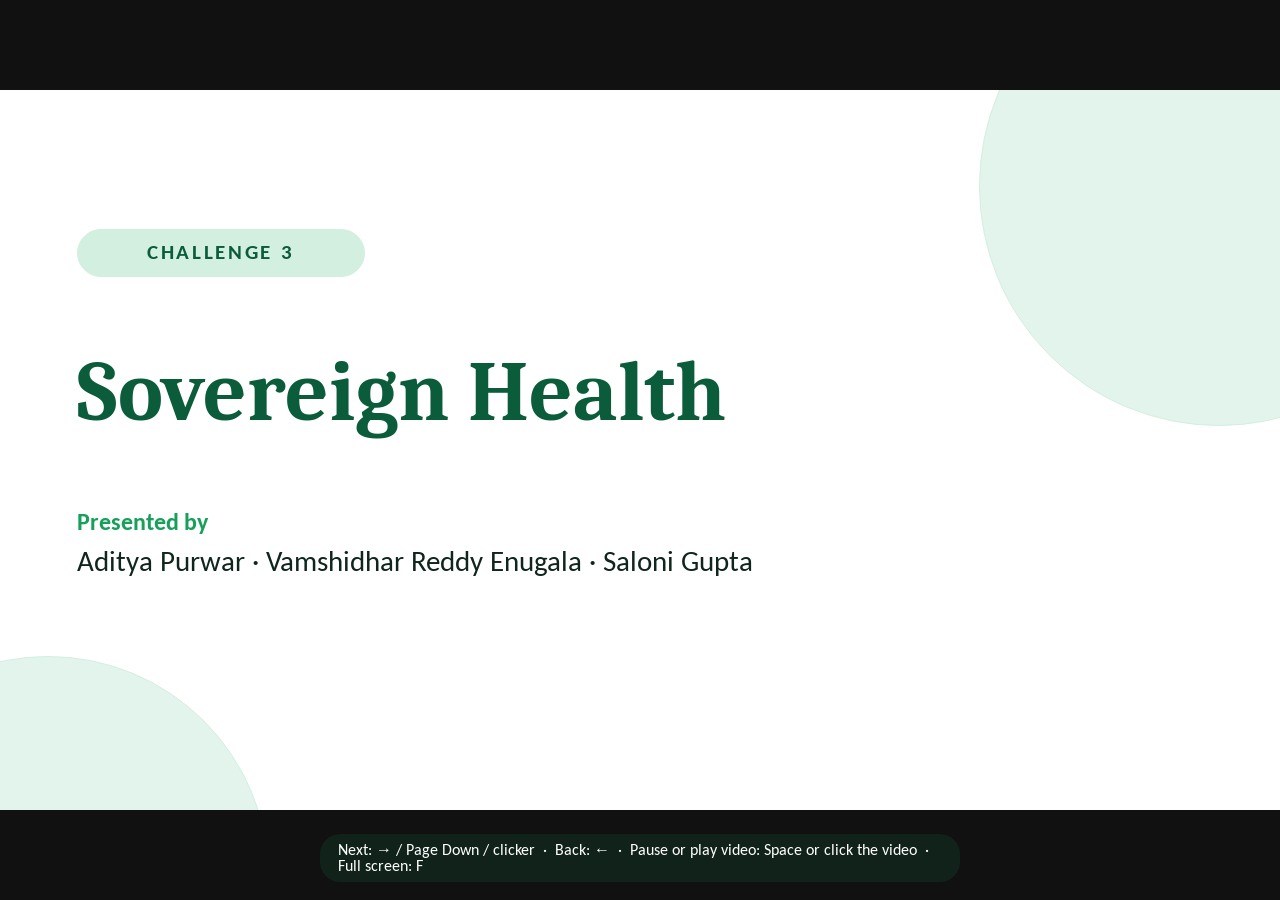
<file: index.html>
<!DOCTYPE html>
<html lang="en">
<head>
  <meta charset="utf-8">
  <meta name="viewport" content="width=device-width, initial-scale=1.0">
  <title>SafeReport & Atheria — Presentation</title>
  <meta http-equiv="refresh" content="0; url=./pitch-html/">
  <script>window.location.replace("./pitch-html/");</script>
</head>
<body style="font-family: sans-serif; text-align: center; padding-top: 50px;">
  <p>Opening presentation... If not redirected automatically, <a href="./pitch-html/">click here</a>.</p>
</body>
</html>
</file>
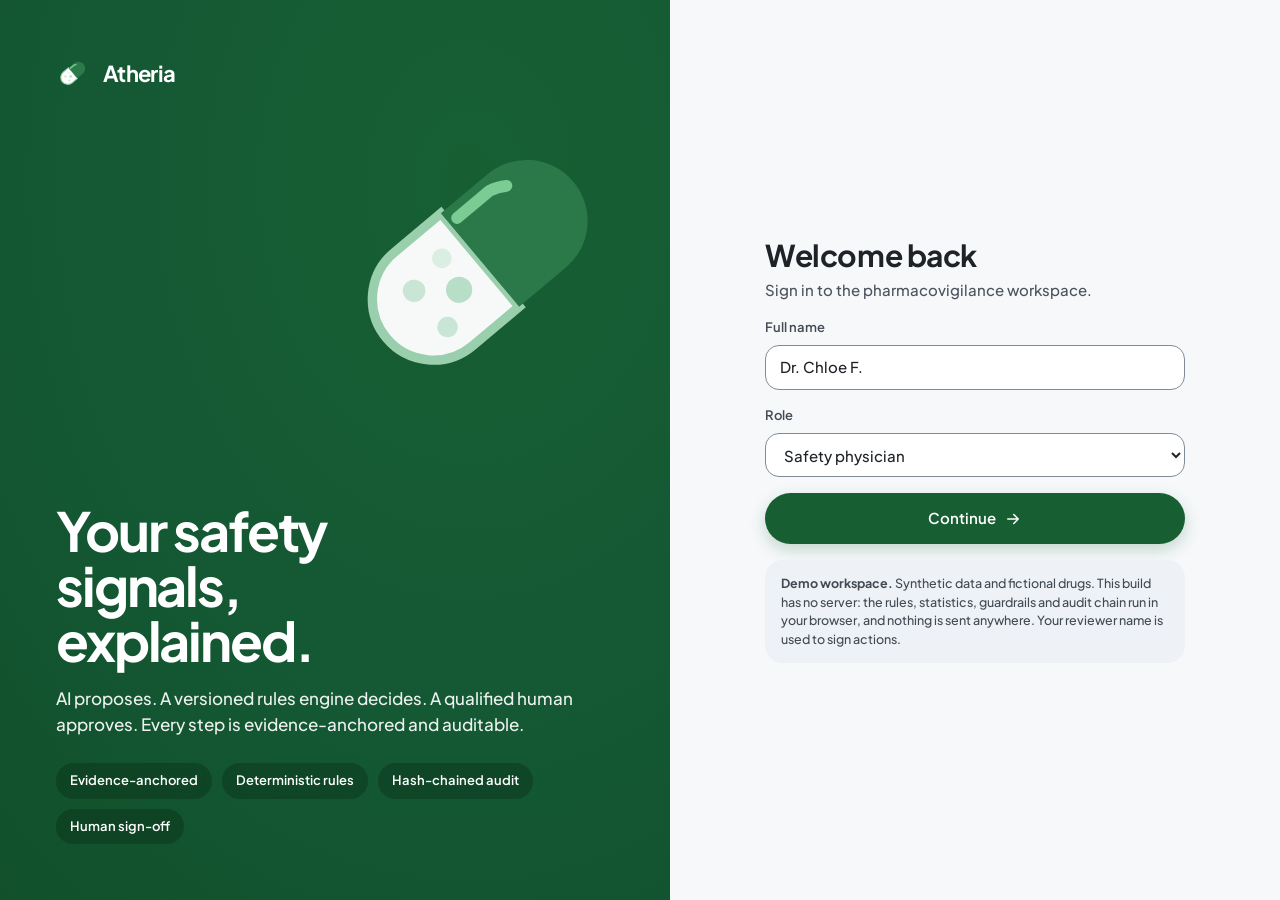
<file: atheria-web/index.html>
<!doctype html>
<html lang="en">
<head>
<meta charset="utf-8">
<meta name="viewport" content="width=device-width,initial-scale=1">
<title>Atheria · Pharmacovigilance Intelligence</title>
<meta name="description" content="AI-native pharmacovigilance: ICSR triage and signal investigation where the AI proposes, rules decide and a human approves.">
<link rel="icon" href="data:image/svg+xml,%3Csvg xmlns='http://www.w3.org/2000/svg' viewBox='0 0 64 64'%3E%3Cg transform='rotate(-40 32 32)'%3E%3Cpath d='M32 19H19a13 13 0 000 26h13z' fill='%23fff' stroke='%239fd3b1' stroke-width='2'/%3E%3Cpath d='M32 19h13a13 13 0 010 26H32z' fill='%232c7a49'/%3E%3C/g%3E%3C/svg%3E">
<link rel="preconnect" href="https://fonts.googleapis.com"><link rel="preconnect" href="https://fonts.gstatic.com" crossorigin>
<link href="https://fonts.googleapis.com/css2?family=Plus+Jakarta+Sans:wght@400;500;600;700;800&display=swap" rel="stylesheet">
<link rel="stylesheet" href="css/app.css?v=59">
</head>
<body>
<div id="app" aria-live="polite"></div>
<noscript>This application needs JavaScript.</noscript>
<script src="js/data.js?v=59"></script>
<script src="js/meddra_model.js?v=59"></script>
<script src="js/engine.js?v=59"></script>
<script src="js/charts.js?v=59"></script>
<script src="js/core.js?v=59"></script>
<script src="js/views-a.js?v=59"></script>
<script src="js/views-b.js?v=59"></script>
<script src="js/views-simple.js?v=59"></script>
<script>A.start();</script>
</body>
</html>
</file>
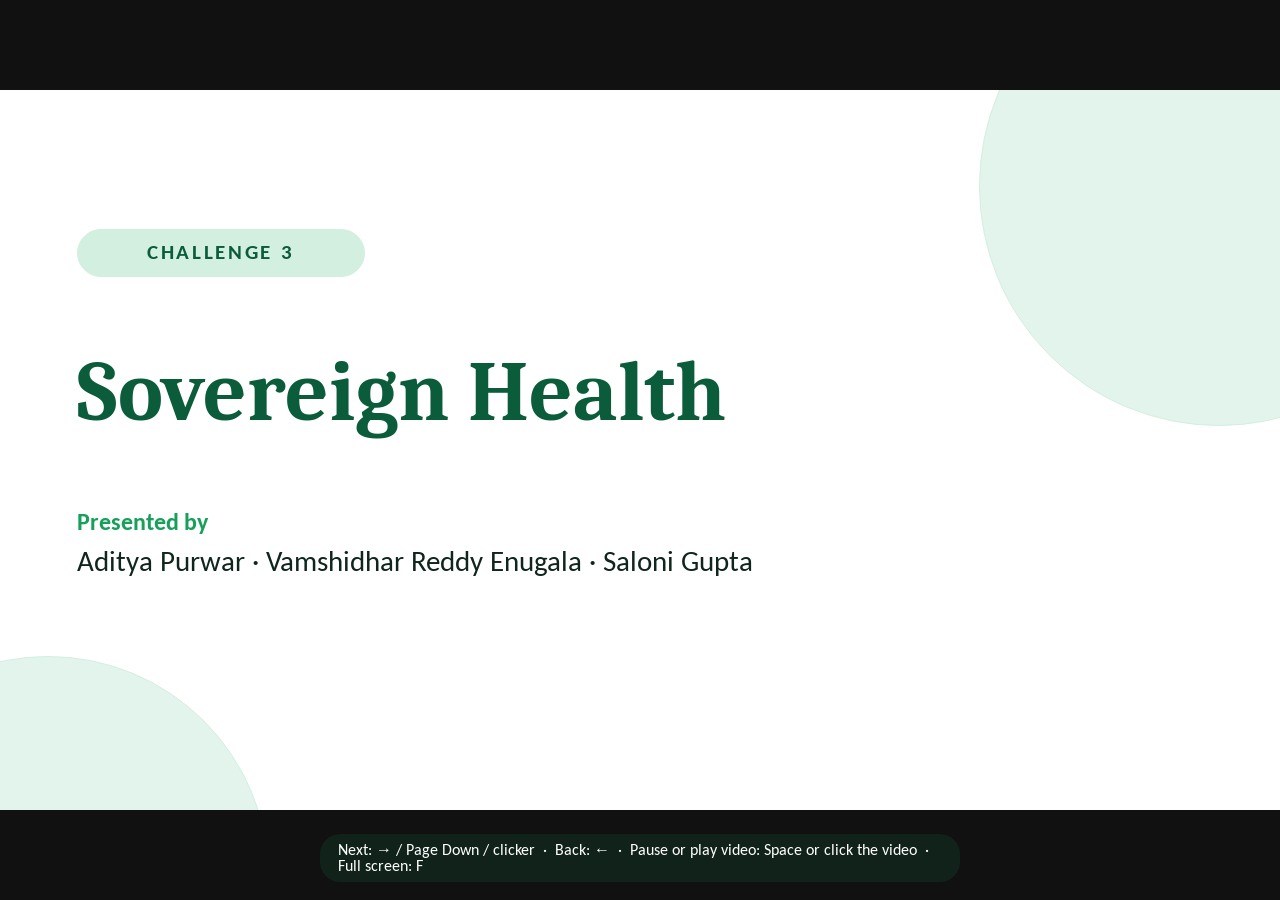
<file: pitch-html/index.html>
<!doctype html>
<html lang="en">
<head>
<meta charset="utf-8">
<meta name="viewport" content="width=device-width, initial-scale=1">
<title>Sovereign Health · Pitch</title>
<style>
/* latin-ext */
@font-face {
  font-family: 'Caladea';
  font-style: italic;
  font-weight: 400;
  font-display: swap;
  src: url(assets/fonts/kJExBugZ7AAjhybUvR1N9vo3lOc.woff2) format('woff2');
  unicode-range: U+0100-02BA, U+02BD-02C5, U+02C7-02CC, U+02CE-02D7, U+02DD-02FF, U+0304, U+0308, U+0329, U+1D00-1DBF, U+1E00-1E9F, U+1EF2-1EFF, U+2020, U+20A0-20AB, U+20AD-20C4, U+2113, U+2C60-2C7F, U+A720-A7FF;
}
/* latin */
@font-face {
  font-family: 'Caladea';
  font-style: italic;
  font-weight: 400;
  font-display: swap;
  src: url(assets/fonts/kJExBugZ7AAjhybUvR1N-Po3.woff2) format('woff2');
  unicode-range: U+0000-00FF, U+0131, U+0152-0153, U+02BB-02BC, U+02C6, U+02DA, U+02DC, U+0304, U+0308, U+0329, U+2000-206F, U+20AC, U+2122, U+2191, U+2193, U+2212, U+2215, U+FEFF, U+FFFD;
}
/* latin-ext */
@font-face {
  font-family: 'Caladea';
  font-style: italic;
  font-weight: 700;
  font-display: swap;
  src: url(assets/fonts/kJE0BugZ7AAjhybUvR1FQ98ipcZyNZ0.woff2) format('woff2');
  unicode-range: U+0100-02BA, U+02BD-02C5, U+02C7-02CC, U+02CE-02D7, U+02DD-02FF, U+0304, U+0308, U+0329, U+1D00-1DBF, U+1E00-1E9F, U+1EF2-1EFF, U+2020, U+20A0-20AB, U+20AD-20C4, U+2113, U+2C60-2C7F, U+A720-A7FF;
}
/* latin */
@font-face {
  font-family: 'Caladea';
  font-style: italic;
  font-weight: 700;
  font-display: swap;
  src: url(assets/fonts/kJE0BugZ7AAjhybUvR1FQ98iq8Zy.woff2) format('woff2');
  unicode-range: U+0000-00FF, U+0131, U+0152-0153, U+02BB-02BC, U+02C6, U+02DA, U+02DC, U+0304, U+0308, U+0329, U+2000-206F, U+20AC, U+2122, U+2191, U+2193, U+2212, U+2215, U+FEFF, U+FFFD;
}
/* latin-ext */
@font-face {
  font-family: 'Caladea';
  font-style: normal;
  font-weight: 400;
  font-display: swap;
  src: url(assets/fonts/kJEzBugZ7AAjhybUvRZ9-uIz.woff2) format('woff2');
  unicode-range: U+0100-02BA, U+02BD-02C5, U+02C7-02CC, U+02CE-02D7, U+02DD-02FF, U+0304, U+0308, U+0329, U+1D00-1DBF, U+1E00-1E9F, U+1EF2-1EFF, U+2020, U+20A0-20AB, U+20AD-20C4, U+2113, U+2C60-2C7F, U+A720-A7FF;
}
/* latin */
@font-face {
  font-family: 'Caladea';
  font-style: normal;
  font-weight: 400;
  font-display: swap;
  src: url(assets/fonts/kJEzBugZ7AAjhybUvRh9-g.woff2) format('woff2');
  unicode-range: U+0000-00FF, U+0131, U+0152-0153, U+02BB-02BC, U+02C6, U+02DA, U+02DC, U+0304, U+0308, U+0329, U+2000-206F, U+20AC, U+2122, U+2191, U+2193, U+2212, U+2215, U+FEFF, U+FFFD;
}
/* latin-ext */
@font-face {
  font-family: 'Caladea';
  font-style: normal;
  font-weight: 700;
  font-display: swap;
  src: url(assets/fonts/kJE2BugZ7AAjhybUtaNY79MSqd52.woff2) format('woff2');
  unicode-range: U+0100-02BA, U+02BD-02C5, U+02C7-02CC, U+02CE-02D7, U+02DD-02FF, U+0304, U+0308, U+0329, U+1D00-1DBF, U+1E00-1E9F, U+1EF2-1EFF, U+2020, U+20A0-20AB, U+20AD-20C4, U+2113, U+2C60-2C7F, U+A720-A7FF;
}
/* latin */
@font-face {
  font-family: 'Caladea';
  font-style: normal;
  font-weight: 700;
  font-display: swap;
  src: url(assets/fonts/kJE2BugZ7AAjhybUtaNY790SqQ.woff2) format('woff2');
  unicode-range: U+0000-00FF, U+0131, U+0152-0153, U+02BB-02BC, U+02C6, U+02DA, U+02DC, U+0304, U+0308, U+0329, U+2000-206F, U+20AC, U+2122, U+2191, U+2193, U+2212, U+2215, U+FEFF, U+FFFD;
}
/* cyrillic-ext */
@font-face {
  font-family: 'Carlito';
  font-style: italic;
  font-weight: 400;
  font-display: swap;
  src: url(assets/fonts/3Jn_SDPw3m-pk039DDKxQ10AbuE.woff2) format('woff2');
  unicode-range: U+0460-052F, U+1C80-1C8A, U+20B4, U+2DE0-2DFF, U+A640-A69F, U+FE2E-FE2F;
}
/* cyrillic */
@font-face {
  font-family: 'Carlito';
  font-style: italic;
  font-weight: 400;
  font-display: swap;
  src: url(assets/fonts/3Jn_SDPw3m-pk039DDKxSl0AbuE.woff2) format('woff2');
  unicode-range: U+0301, U+0400-045F, U+0490-0491, U+04B0-04B1, U+2116;
}
/* greek-ext */
@font-face {
  font-family: 'Carlito';
  font-style: italic;
  font-weight: 400;
  font-display: swap;
  src: url(assets/fonts/3Jn_SDPw3m-pk039DDKxQl0AbuE.woff2) format('woff2');
  unicode-range: U+1F00-1FFF;
}
/* greek */
@font-face {
  font-family: 'Carlito';
  font-style: italic;
  font-weight: 400;
  font-display: swap;
  src: url(assets/fonts/3Jn_SDPw3m-pk039DDKxTV0AbuE.woff2) format('woff2');
  unicode-range: U+0370-0377, U+037A-037F, U+0384-038A, U+038C, U+038E-03A1, U+03A3-03FF;
}
/* vietnamese */
@font-face {
  font-family: 'Carlito';
  font-style: italic;
  font-weight: 400;
  font-display: swap;
  src: url(assets/fonts/3Jn_SDPw3m-pk039DDKxQV0AbuE.woff2) format('woff2');
  unicode-range: U+0102-0103, U+0110-0111, U+0128-0129, U+0168-0169, U+01A0-01A1, U+01AF-01B0, U+0300-0301, U+0303-0304, U+0308-0309, U+0323, U+0329, U+1EA0-1EF9, U+20AB;
}
/* latin-ext */
@font-face {
  font-family: 'Carlito';
  font-style: italic;
  font-weight: 400;
  font-display: swap;
  src: url(assets/fonts/3Jn_SDPw3m-pk039DDKxQF0AbuE.woff2) format('woff2');
  unicode-range: U+0100-02BA, U+02BD-02C5, U+02C7-02CC, U+02CE-02D7, U+02DD-02FF, U+0304, U+0308, U+0329, U+1D00-1DBF, U+1E00-1E9F, U+1EF2-1EFF, U+2020, U+20A0-20AB, U+20AD-20C4, U+2113, U+2C60-2C7F, U+A720-A7FF;
}
/* latin */
@font-face {
  font-family: 'Carlito';
  font-style: italic;
  font-weight: 400;
  font-display: swap;
  src: url(assets/fonts/3Jn_SDPw3m-pk039DDKxTl0A.woff2) format('woff2');
  unicode-range: U+0000-00FF, U+0131, U+0152-0153, U+02BB-02BC, U+02C6, U+02DA, U+02DC, U+0304, U+0308, U+0329, U+2000-206F, U+20AC, U+2122, U+2191, U+2193, U+2212, U+2215, U+FEFF, U+FFFD;
}
/* cyrillic-ext */
@font-face {
  font-family: 'Carlito';
  font-style: italic;
  font-weight: 700;
  font-display: swap;
  src: url(assets/fonts/3Jn6SDPw3m-pk039DDK59XgVXMBG6Oo.woff2) format('woff2');
  unicode-range: U+0460-052F, U+1C80-1C8A, U+20B4, U+2DE0-2DFF, U+A640-A69F, U+FE2E-FE2F;
}
/* cyrillic */
@font-face {
  font-family: 'Carlito';
  font-style: italic;
  font-weight: 700;
  font-display: swap;
  src: url(assets/fonts/3Jn6SDPw3m-pk039DDK59XgVVcBG6Oo.woff2) format('woff2');
  unicode-range: U+0301, U+0400-045F, U+0490-0491, U+04B0-04B1, U+2116;
}
/* greek-ext */
@font-face {
  font-family: 'Carlito';
  font-style: italic;
  font-weight: 700;
  font-display: swap;
  src: url(assets/fonts/3Jn6SDPw3m-pk039DDK59XgVXcBG6Oo.woff2) format('woff2');
  unicode-range: U+1F00-1FFF;
}
/* greek */
@font-face {
  font-family: 'Carlito';
  font-style: italic;
  font-weight: 700;
  font-display: swap;
  src: url(assets/fonts/3Jn6SDPw3m-pk039DDK59XgVUsBG6Oo.woff2) format('woff2');
  unicode-range: U+0370-0377, U+037A-037F, U+0384-038A, U+038C, U+038E-03A1, U+03A3-03FF;
}
/* vietnamese */
@font-face {
  font-family: 'Carlito';
  font-style: italic;
  font-weight: 700;
  font-display: swap;
  src: url(assets/fonts/3Jn6SDPw3m-pk039DDK59XgVXsBG6Oo.woff2) format('woff2');
  unicode-range: U+0102-0103, U+0110-0111, U+0128-0129, U+0168-0169, U+01A0-01A1, U+01AF-01B0, U+0300-0301, U+0303-0304, U+0308-0309, U+0323, U+0329, U+1EA0-1EF9, U+20AB;
}
/* latin-ext */
@font-face {
  font-family: 'Carlito';
  font-style: italic;
  font-weight: 700;
  font-display: swap;
  src: url(assets/fonts/3Jn6SDPw3m-pk039DDK59XgVX8BG6Oo.woff2) format('woff2');
  unicode-range: U+0100-02BA, U+02BD-02C5, U+02C7-02CC, U+02CE-02D7, U+02DD-02FF, U+0304, U+0308, U+0329, U+1D00-1DBF, U+1E00-1E9F, U+1EF2-1EFF, U+2020, U+20A0-20AB, U+20AD-20C4, U+2113, U+2C60-2C7F, U+A720-A7FF;
}
/* latin */
@font-face {
  font-family: 'Carlito';
  font-style: italic;
  font-weight: 700;
  font-display: swap;
  src: url(assets/fonts/3Jn6SDPw3m-pk039DDK59XgVUcBG.woff2) format('woff2');
  unicode-range: U+0000-00FF, U+0131, U+0152-0153, U+02BB-02BC, U+02C6, U+02DA, U+02DC, U+0304, U+0308, U+0329, U+2000-206F, U+20AC, U+2122, U+2191, U+2193, U+2212, U+2215, U+FEFF, U+FFFD;
}
/* cyrillic-ext */
@font-face {
  font-family: 'Carlito';
  font-style: normal;
  font-weight: 400;
  font-display: swap;
  src: url(assets/fonts/3Jn9SDPw3m-pk039DDqBTEUE.woff2) format('woff2');
  unicode-range: U+0460-052F, U+1C80-1C8A, U+20B4, U+2DE0-2DFF, U+A640-A69F, U+FE2E-FE2F;
}
/* cyrillic */
@font-face {
  font-family: 'Carlito';
  font-style: normal;
  font-weight: 400;
  font-display: swap;
  src: url(assets/fonts/3Jn9SDPw3m-pk039DDOBTEUE.woff2) format('woff2');
  unicode-range: U+0301, U+0400-045F, U+0490-0491, U+04B0-04B1, U+2116;
}
/* greek-ext */
@font-face {
  font-family: 'Carlito';
  font-style: normal;
  font-weight: 400;
  font-display: swap;
  src: url(assets/fonts/3Jn9SDPw3m-pk039DDuBTEUE.woff2) format('woff2');
  unicode-range: U+1F00-1FFF;
}
/* greek */
@font-face {
  font-family: 'Carlito';
  font-style: normal;
  font-weight: 400;
  font-display: swap;
  src: url(assets/fonts/3Jn9SDPw3m-pk039DDSBTEUE.woff2) format('woff2');
  unicode-range: U+0370-0377, U+037A-037F, U+0384-038A, U+038C, U+038E-03A1, U+03A3-03FF;
}
/* vietnamese */
@font-face {
  font-family: 'Carlito';
  font-style: normal;
  font-weight: 400;
  font-display: swap;
  src: url(assets/fonts/3Jn9SDPw3m-pk039DDiBTEUE.woff2) format('woff2');
  unicode-range: U+0102-0103, U+0110-0111, U+0128-0129, U+0168-0169, U+01A0-01A1, U+01AF-01B0, U+0300-0301, U+0303-0304, U+0308-0309, U+0323, U+0329, U+1EA0-1EF9, U+20AB;
}
/* latin-ext */
@font-face {
  font-family: 'Carlito';
  font-style: normal;
  font-weight: 400;
  font-display: swap;
  src: url(assets/fonts/3Jn9SDPw3m-pk039DDmBTEUE.woff2) format('woff2');
  unicode-range: U+0100-02BA, U+02BD-02C5, U+02C7-02CC, U+02CE-02D7, U+02DD-02FF, U+0304, U+0308, U+0329, U+1D00-1DBF, U+1E00-1E9F, U+1EF2-1EFF, U+2020, U+20A0-20AB, U+20AD-20C4, U+2113, U+2C60-2C7F, U+A720-A7FF;
}
/* latin */
@font-face {
  font-family: 'Carlito';
  font-style: normal;
  font-weight: 400;
  font-display: swap;
  src: url(assets/fonts/3Jn9SDPw3m-pk039DDeBTA.woff2) format('woff2');
  unicode-range: U+0000-00FF, U+0131, U+0152-0153, U+02BB-02BC, U+02C6, U+02DA, U+02DC, U+0304, U+0308, U+0329, U+2000-206F, U+20AC, U+2122, U+2191, U+2193, U+2212, U+2215, U+FEFF, U+FFFD;
}
/* cyrillic-ext */
@font-face {
  font-family: 'Carlito';
  font-style: normal;
  font-weight: 700;
  font-display: swap;
  src: url(assets/fonts/3Jn4SDPw3m-pk039BIykWXclU9hC.woff2) format('woff2');
  unicode-range: U+0460-052F, U+1C80-1C8A, U+20B4, U+2DE0-2DFF, U+A640-A69F, U+FE2E-FE2F;
}
/* cyrillic */
@font-face {
  font-family: 'Carlito';
  font-style: normal;
  font-weight: 700;
  font-display: swap;
  src: url(assets/fonts/3Jn4SDPw3m-pk039BIykWX4lU9hC.woff2) format('woff2');
  unicode-range: U+0301, U+0400-045F, U+0490-0491, U+04B0-04B1, U+2116;
}
/* greek-ext */
@font-face {
  font-family: 'Carlito';
  font-style: normal;
  font-weight: 700;
  font-display: swap;
  src: url(assets/fonts/3Jn4SDPw3m-pk039BIykWXYlU9hC.woff2) format('woff2');
  unicode-range: U+1F00-1FFF;
}
/* greek */
@font-face {
  font-family: 'Carlito';
  font-style: normal;
  font-weight: 700;
  font-display: swap;
  src: url(assets/fonts/3Jn4SDPw3m-pk039BIykWXklU9hC.woff2) format('woff2');
  unicode-range: U+0370-0377, U+037A-037F, U+0384-038A, U+038C, U+038E-03A1, U+03A3-03FF;
}
/* vietnamese */
@font-face {
  font-family: 'Carlito';
  font-style: normal;
  font-weight: 700;
  font-display: swap;
  src: url(assets/fonts/3Jn4SDPw3m-pk039BIykWXUlU9hC.woff2) format('woff2');
  unicode-range: U+0102-0103, U+0110-0111, U+0128-0129, U+0168-0169, U+01A0-01A1, U+01AF-01B0, U+0300-0301, U+0303-0304, U+0308-0309, U+0323, U+0329, U+1EA0-1EF9, U+20AB;
}
/* latin-ext */
@font-face {
  font-family: 'Carlito';
  font-style: normal;
  font-weight: 700;
  font-display: swap;
  src: url(assets/fonts/3Jn4SDPw3m-pk039BIykWXQlU9hC.woff2) format('woff2');
  unicode-range: U+0100-02BA, U+02BD-02C5, U+02C7-02CC, U+02CE-02D7, U+02DD-02FF, U+0304, U+0308, U+0329, U+1D00-1DBF, U+1E00-1E9F, U+1EF2-1EFF, U+2020, U+20A0-20AB, U+20AD-20C4, U+2113, U+2C60-2C7F, U+A720-A7FF;
}
/* latin */
@font-face {
  font-family: 'Carlito';
  font-style: normal;
  font-weight: 700;
  font-display: swap;
  src: url(assets/fonts/3Jn4SDPw3m-pk039BIykWXolUw.woff2) format('woff2');
  unicode-range: U+0000-00FF, U+0131, U+0152-0153, U+02BB-02BC, U+02C6, U+02DA, U+02DC, U+0304, U+0308, U+0329, U+2000-206F, U+20AC, U+2122, U+2191, U+2193, U+2212, U+2215, U+FEFF, U+FFFD;
}

html, body { margin: 0; height: 100%; background: #111; overflow: hidden; }
#stage { position: fixed; left: 50%; top: 50%; width: 1280px; height: 720px; transform-origin: 0 0; background: #fff; }
.slide { display: none; position: absolute; inset: 0; }
.slide.on { display: block; }
.frame { position: relative; width: 1280px; height: 720px; }
video { cursor: pointer; }
#pill { position: fixed; left: 16px; bottom: 14px; padding: 6px 14px; border-radius: 20px; background: rgba(16,38,28,.82); color: #fff; font: 700 15px/1 Carlito, Calibri, sans-serif; letter-spacing: .5px; display: none; z-index: 5; }
#pill.show { display: block; }
#hint { position: fixed; left: 50%; bottom: 18px; transform: translateX(-50%); padding: 8px 18px; border-radius: 20px; background: rgba(16,38,28,.82); color: #fff; font: 400 16px/1 Carlito, Calibri, sans-serif; z-index: 5; transition: opacity .6s; }
#hint.hide { opacity: 0; pointer-events: none; }
body.idle { cursor: none; }
body.idle video { cursor: none; }
@keyframes st2{0%,10%{opacity:0}13%,100%{opacity:1}}
@keyframes st3{0%,20%{opacity:0}23%,100%{opacity:1}}
@keyframes painPulse{0%,100%{opacity:0;transform:scale(.85)}45%{opacity:.75;transform:scale(1.12)}}
@keyframes boltFlash{0%,100%{opacity:0;transform:translate(0,0) scale(.8)}20%{opacity:1;transform:translate(-2px,1px) scale(1.1)}35%{opacity:.4;transform:translate(2px,-1px) scale(1)}50%{opacity:1;transform:translate(-1px,0) scale(1.05)}70%{opacity:0}}
@keyframes spotIn{0%,23%{opacity:0;transform:scale(0)}26%{opacity:1;transform:scale(1.6)}29%,100%{opacity:1;transform:scale(1)}}
@keyframes flush{0%,23%{opacity:0}35%,100%{opacity:.55}}
.st2{animation:st2 10s ease-in-out 1 both}
.st3{animation:st3 10s ease-in-out 1 both}
.pain-glow{position:absolute;border-radius:50%;background:radial-gradient(circle,rgba(235,60,50,.55) 0%,rgba(235,60,50,.18) 45%,rgba(235,60,50,0) 70%);animation:painPulse 1.4s ease-in-out infinite;pointer-events:none}
.bolt{position:absolute;animation:boltFlash 1.4s ease-in-out infinite;pointer-events:none}
.spot{position:absolute;width:8px;height:8px;margin:-4px 0 0 -4px;border-radius:50%;background:#E0403A;box-shadow:0 0 0 2px rgba(240,100,90,.4);animation:spotIn 10s ease-out 1 both;pointer-events:none}
.flush{position:absolute;width:56px;height:42px;margin:-21px 0 0 -28px;border-radius:50%;background:radial-gradient(ellipse,rgba(240,90,80,.7),rgba(240,90,80,0) 70%);animation:flush 10s ease-in-out 1 both;pointer-events:none}
@media (prefers-reduced-motion: reduce){.st2,.st3{animation:none;opacity:1}.pain-glow,.bolt{animation:none;opacity:.6}.spot{animation:none;opacity:1}.flush{animation:none;opacity:.55}}
@keyframes capGreen{0%,14%{transform:translate(-19px,9.5px) rotate(-8deg)}32%{transform:translate(1px,-.5px) rotate(1deg)}38%,86%{transform:none}96%,100%{transform:translate(-19px,9.5px) rotate(-8deg)}}
@keyframes capClear{0%,14%{transform:translate(19px,-9.5px) rotate(6deg)}32%{transform:translate(-1px,.5px) rotate(-1deg)}38%,86%{transform:none}96%,100%{transform:translate(19px,-9.5px) rotate(6deg)}}
@keyframes capGrains{0%,22%{opacity:0;transform:translate(0,-6px) scale(.15)}30%{opacity:1}40%{transform:translate(0,2px) scale(1.04)}46%,86%{opacity:1;transform:none}93%,100%{opacity:0;transform:scale(.9)}}
.cap-green{animation:capGreen 6s cubic-bezier(.22,.8,.3,1) infinite both;transform-origin:29.1px 40.3px}
.cap-clear{animation:capClear 6s cubic-bezier(.22,.8,.3,1) infinite both;transform-origin:52.3px 20.3px}
.cap-grains{animation:capGrains 6s cubic-bezier(.3,.7,.4,1) infinite both;transform-origin:29.1px -42.6px}
@media (prefers-reduced-motion: reduce){.cap-green,.cap-clear,.cap-grains{animation:none}}
</style>
</head>
<body>
<div id="stage">
<section class="slide" data-n="1" aria-label="Slide 1"><div class="frame">
<div style="width: 1280px; height: 720px; position: relative; overflow: hidden; background: #FFFFFF; font-family: 'Carlito', 'Calibri', sans-serif; color: #10261C">
<div style="position: absolute; left: 979.2px; top: -144.0px; width: 480.0px; height: 480.0px; box-sizing: border-box; background: rgba(211,239,224,0.65); border: 1.33px solid #D3EFE0; border-radius: 50%"></div>
<div style="position: absolute; left: -172.8px; top: 566.4px; width: 441.6px; height: 441.6px; box-sizing: border-box; background: rgba(211,239,224,0.65); border: 1.33px solid #D3EFE0; border-radius: 50%"></div>
<div style="position: absolute; left: 76.8px; top: 139.2px; width: 288.0px; height: 48.0px; box-sizing: border-box; background: #D3EFE0; border: 1.33px solid #D3EFE0; border-radius: 24.0px"></div>
<div style="position: absolute; left: 76.8px; top: 139.2px; width: 288.0px; height: 48.0px; box-sizing: border-box"><div style="position: absolute; inset: 0; box-sizing: border-box; padding: 0.0px 0.0px 0.0px 0.0px; display: flex; flex-direction: column; justify-content: center; line-height: 1.2; overflow-wrap: break-word"><p style="margin: 0; text-align: center; padding-left: 0.0px; text-indent: 0.0px"><span style="font-size: 21.33px; font-weight: 700; letter-spacing: 2.67px; font-family: 'Carlito', 'Calibri', sans-serif; color: #0B5C3B">CHALLENGE 3</span></p></div></div>
<div style="position: absolute; left: 76.8px; top: 235.2px; width: 960.0px; height: 134.4px; box-sizing: border-box"><div style="position: absolute; inset: 0; box-sizing: border-box; padding: 0.0px 0.0px 0.0px 0.0px; display: flex; flex-direction: column; justify-content: center; line-height: 1.2; overflow-wrap: break-word"><p style="margin: 0; text-align: left; padding-left: 0.0px; text-indent: 0.0px"><span style="font-size: 85.33px; font-weight: 700; font-family: 'Caladea', 'Cambria', sans-serif; color: #0B5C3B">Sovereign Health</span></p></div></div>
<div style="position: absolute; left: 76.8px; top: 417.6px; width: 960.0px; height: 124.8px; box-sizing: border-box"><div style="position: absolute; inset: 0; box-sizing: border-box; padding: 0.0px 0.0px 0.0px 0.0px; display: flex; flex-direction: column; justify-content: flex-start; line-height: 1.2; overflow-wrap: break-word"><p style="margin: 0; text-align: left; padding-bottom: 8.0px; padding-left: 0.0px; text-indent: 0.0px"><span style="font-size: 24.0px; font-weight: 700; font-family: 'Carlito', 'Calibri', sans-serif; color: #16A05A">Presented by</span></p><p style="margin: 0; text-align: left; padding-left: 0.0px; text-indent: 0.0px"><span style="font-size: 29.33px; font-family: 'Carlito', 'Calibri', sans-serif; color: #10261C">Aditya Purwar  ·  Vamshidhar Reddy Enugala  ·  Saloni Gupta</span></p></div></div>
</div>
</div></section>
<section class="slide" data-n="2" aria-label="Slide 2"><div class="frame">
<div style="width: 1280px; height: 720px; position: relative; overflow: hidden; background: #FFFFFF; font-family: 'Carlito', 'Calibri', sans-serif; color: #10261C">
<div style="position: absolute; left: 57.6px; top: 38.4px; width: 1084.8px; height: 86.4px; box-sizing: border-box"><div style="position: absolute; inset: 0; box-sizing: border-box; padding: 0.0px 0.0px 0.0px 0.0px; display: flex; flex-direction: column; justify-content: center; line-height: 1.2; overflow-wrap: break-word"><p style="margin: 0; text-align: left; padding-left: 0.0px; text-indent: 0.0px"><span style="font-size: 45.33px; font-weight: 700; font-family: 'Caladea', 'Cambria', sans-serif; color: #0B5C3B">It starts with one patient</span></p></div></div>
<img src="./assets/aefa057cc45ce1204af4007671cd9488.png" alt="" style="position: absolute; left: 68.87px; top: 158.4px; width: 323.06px; height: 355.2px; display: block; ">
<img class="st2" src="./assets/474034ac9cc97bb05b6bd088bbee4280.png" alt="" style="position: absolute; left: 546.45px; top: 271.85px; width: 187.75px; height: 140.95px; display: block; ">
<img class="st3" src="./assets/c7068a5162819032b3765d3c13e2eaf0.png" alt="" style="position: absolute; left: 891.63px; top: 201.25px; width: 299.95px; height: 312.35px; display: block; ">
<svg class="st2" width="110.4" height="24.0" viewBox="-12 -12 110.4 24.0" aria-hidden="true" style="position: absolute; left: 410.4px; top: 343.2px; overflow: visible; "><defs><marker id="m1" viewBox="0 0 10 10" refX="8" refY="5" markerWidth="4" markerHeight="4" orient="auto-start-reverse"><path d="M0 0L10 5L0 10z" fill="#16A05A"></path></marker></defs><path d="M0 0 L86.4 0.0" fill="none" stroke="#16A05A" stroke-width="4.0" stroke-linecap="round" stroke-linejoin="round" marker-end="url(#m1)"></path></svg>
<svg class="st3" width="110.4" height="24.0" viewBox="-12 -12 110.4 24.0" aria-hidden="true" style="position: absolute; left: 760.8px; top: 343.2px; overflow: visible; "><defs><marker id="m2" viewBox="0 0 10 10" refX="8" refY="5" markerWidth="4" markerHeight="4" orient="auto-start-reverse"><path d="M0 0L10 5L0 10z" fill="#16A05A"></path></marker></defs><path d="M0 0 L86.4 0.0" fill="none" stroke="#16A05A" stroke-width="4.0" stroke-linecap="round" stroke-linejoin="round" marker-end="url(#m2)"></path></svg>
<div style="position: absolute; left: 38.4px; top: 542.4px; width: 384.0px; height: 96.0px; box-sizing: border-box"><div style="position: absolute; inset: 0; box-sizing: border-box; padding: 0.0px 0.0px 0.0px 0.0px; display: flex; flex-direction: column; justify-content: flex-start; line-height: 1.2; overflow-wrap: break-word"><p style="margin: 0; text-align: center; padding-left: 0.0px; text-indent: 0.0px"><span style="font-size: 34.67px; font-weight: 700; font-family: 'Carlito', 'Calibri', sans-serif; color: #10261C">Stomach Ache</span></p></div></div>
<div class="st2" style="position: absolute; left: 448.32px; top: 542.4px; width: 384.0px; height: 96.0px; box-sizing: border-box"><div style="position: absolute; inset: 0; box-sizing: border-box; padding: 0.0px 0.0px 0.0px 0.0px; display: flex; flex-direction: column; justify-content: flex-start; line-height: 1.2; overflow-wrap: break-word"><p style="margin: 0; text-align: center; padding-left: 0.0px; text-indent: 0.0px"><span style="font-size: 34.67px; font-weight: 700; font-family: 'Carlito', 'Calibri', sans-serif; color: #10261C">Took Medication</span></p><p style="margin: 0; text-align: center; padding-left: 0.0px; text-indent: 0.0px"><span style="font-size: 26.67px; font-family: 'Carlito', 'Calibri', sans-serif; color: #5E7A6C">(for relief)</span></p></div></div>
<div class="st3" style="position: absolute; left: 849.6px; top: 542.4px; width: 384.0px; height: 96.0px; box-sizing: border-box"><div style="position: absolute; inset: 0; box-sizing: border-box; padding: 0.0px 0.0px 0.0px 0.0px; display: flex; flex-direction: column; justify-content: flex-start; line-height: 1.2; overflow-wrap: break-word"><p style="margin: 0; text-align: center; padding-left: 0.0px; text-indent: 0.0px"><span style="font-size: 34.67px; font-weight: 700; font-family: 'Carlito', 'Calibri', sans-serif; color: #10261C">Unexpected Reaction:</span></p><p style="margin: 0; text-align: center; padding-left: 0.0px; text-indent: 0.0px"><span style="font-size: 34.67px; font-weight: 700; font-family: 'Carlito', 'Calibri', sans-serif; color: #16A05A">Acne Breakouts</span></p></div></div>
<div class="pain-glow" style="left: 120px; top: 385px; width: 190px; height: 180px"></div>
<div class="pain-glow" style="left: 272px; top: 166px; width: 104px; height: 104px; animation-delay: .25s"></div>
<svg class="bolt" width="46" height="34" viewBox="0 0 46 34" fill="none" stroke="#E0403A" stroke-width="3.2" stroke-linecap="round" stroke-linejoin="round" aria-hidden="true" style="left: 30px; top: 430px"><path d="M2 6l16 4-10 8 18 4-8 8"></path></svg>
<svg class="bolt" width="40" height="30" viewBox="0 0 40 30" fill="none" stroke="#E0403A" stroke-width="3.2" stroke-linecap="round" stroke-linejoin="round" aria-hidden="true" style="left: 36px; top: 500px; animation-delay: .5s"><path d="M2 24l12-6-6-8 14-2-4-8"></path></svg>
<svg class="bolt" width="40" height="32" viewBox="0 0 40 32" fill="none" stroke="#E0403A" stroke-width="3.2" stroke-linecap="round" stroke-linejoin="round" aria-hidden="true" style="left: 382px; top: 420px; animation-delay: .8s"><path d="M38 4l-14 5 8 7-16 4 6 9"></path></svg>
<svg class="bolt" width="28" height="24" viewBox="0 0 28 24" fill="none" stroke="#E0403A" stroke-width="2.6" stroke-linecap="round" stroke-linejoin="round" aria-hidden="true" style="left: 262px; top: 196px; animation-delay: .3s"><path d="M2 4l10 3-6 6 12 2-4 7"></path></svg>
<div class="flush" style="left: 1012px; top: 335px"></div>
<div class="flush" style="left: 1078px; top: 330px; animation-delay: .2s"></div>
<div class="spot" style="left: 995.6px; top: 319.3px; animation-delay: 0s"></div>
<div class="spot" style="left: 1063.6px; top: 347.3px; animation-delay: .3s"></div>
<div class="spot" style="left: 1041.6px; top: 279.3px; animation-delay: .6s"></div>
<div class="spot" style="left: 1017.6px; top: 347.3px; animation-delay: .9s"></div>
<div class="spot" style="left: 1083.6px; top: 331.3px; animation-delay: 1.2s"></div>
<div class="spot" style="left: 1057.6px; top: 281.3px; animation-delay: 1.5s"></div>
<div class="spot" style="left: 991.6px; top: 335.3px; animation-delay: 1.8s"></div>
<div style="position: absolute; left: 1171.2px; top: 672.0px; width: 52.8px; height: 28.8px; box-sizing: border-box"><div style="position: absolute; inset: 0; box-sizing: border-box; padding: 4.8px 9.6px 4.8px 9.6px; display: flex; flex-direction: column; justify-content: flex-start; line-height: 1.2; overflow-wrap: break-word"><p style="margin: 0; text-align: right"><span style="font-size: 24.0px; font-family: 'Carlito', 'Calibri', sans-serif">2</span></p></div></div>
</div>
</div></section>
<section class="slide" data-n="3" aria-label="Slide 3"><div class="frame">
<div style="width: 1280px; height: 720px; position: relative; overflow: hidden; background: #FFFFFF; font-family: 'Carlito', 'Calibri', sans-serif; color: #10261C">
<div style="position: absolute; left: 57.6px; top: 38.4px; width: 1084.8px; height: 86.4px; box-sizing: border-box"><div style="position: absolute; inset: 0; box-sizing: border-box; padding: 0.0px 0.0px 0.0px 0.0px; display: flex; flex-direction: column; justify-content: center; line-height: 1.2; overflow-wrap: break-word"><p style="margin: 0; text-align: left; padding-left: 0.0px; text-indent: 0.0px"><span style="font-size: 45.33px; font-weight: 700; font-family: 'Caladea', 'Cambria', sans-serif; color: #0B5C3B">The Reporter's dilemma</span></p></div></div>
<svg width="81.6" height="110.4" viewBox="-12 -12 81.6 110.4" aria-hidden="true" style="position: absolute; left: 468.0px; top: 208.8px; overflow: visible; "><path d="M0 0 L57.6 86.4" fill="none" stroke="#8FD6B0" stroke-width="3.33" stroke-linecap="round" stroke-linejoin="round"></path></svg>
<svg width="81.6" height="110.4" viewBox="-12 -12 81.6 110.4" aria-hidden="true" style="position: absolute; left: 730.08px; top: 208.8px; overflow: visible; "><path d="M57.6 0 L0 86.4" fill="none" stroke="#8FD6B0" stroke-width="3.33" stroke-linecap="round" stroke-linejoin="round"></path></svg>
<svg width="59.52" height="24.0" viewBox="-12 -12 59.52 24.0" aria-hidden="true" style="position: absolute; left: 420.0px; top: 367.2px; overflow: visible; "><path d="M0 0 L35.52 0.0" fill="none" stroke="#8FD6B0" stroke-width="3.33" stroke-linecap="round" stroke-linejoin="round"></path></svg>
<svg width="58.56" height="24.0" viewBox="-12 -12 58.56 24.0" aria-hidden="true" style="position: absolute; left: 801.12px; top: 367.2px; overflow: visible; "><path d="M0 0 L34.56 0.0" fill="none" stroke="#8FD6B0" stroke-width="3.33" stroke-linecap="round" stroke-linejoin="round"></path></svg>
<svg width="24.0" height="72.0" viewBox="-12 -12 24.0 72.0" aria-hidden="true" style="position: absolute; left: 627.84px; top: 439.2px; overflow: visible; "><path d="M0 0 L0.0 48.0" fill="none" stroke="#8FD6B0" stroke-width="3.33" stroke-linecap="round" stroke-linejoin="round"></path></svg>
<div style="position: absolute; left: 467.52px; top: 307.2px; width: 345.6px; height: 144.0px; box-sizing: border-box; background: #0B5C3B; border: 1.33px solid #0B5C3B; border-radius: 19.2px; filter: drop-shadow(0.0px 2.67px 6.67px rgba(11,92,59,0.14))"></div>
<div style="position: absolute; left: 467.52px; top: 307.2px; width: 345.6px; height: 144.0px; box-sizing: border-box"><div style="position: absolute; inset: 0; box-sizing: border-box; padding: 0.0px 0.0px 0.0px 0.0px; display: flex; flex-direction: column; justify-content: center; line-height: 1.2; overflow-wrap: break-word"><p style="margin: 0; text-align: center; padding-left: 0.0px; text-indent: 0.0px"><span style="font-size: 40.0px; font-weight: 700; font-family: 'Caladea', 'Cambria', sans-serif; color: #FFFFFF">How Do I</span></p><p style="margin: 0; text-align: center; padding-left: 0.0px; text-indent: 0.0px"><span style="font-size: 40.0px; font-weight: 700; font-family: 'Caladea', 'Cambria', sans-serif; color: #8FD6B0">Report It?</span></p></div></div>
<div style="position: absolute; left: 57.6px; top: 163.2px; width: 422.4px; height: 115.2px; box-sizing: border-box; background: #FFFFFF; border: 1.33px solid #D3EFE0; border-radius: 17.28px; filter: drop-shadow(0.0px 2.67px 6.67px rgba(11,92,59,0.14))"></div>
<div style="position: absolute; left: 81.6px; top: 182.4px; width: 76.8px; height: 76.8px; box-sizing: border-box; background: #D3EFE0; border: 1.33px solid #D3EFE0; border-radius: 50%"></div>
<img src="./assets/10855cdf7784d29d8deeffc0dc08a07f.png" alt="" style="position: absolute; left: 100.8px; top: 201.6px; width: 38.4px; height: 38.4px; display: block; ">
<div style="position: absolute; left: 172.8px; top: 163.2px; width: 288.0px; height: 115.2px; box-sizing: border-box"><div style="position: absolute; inset: 0; box-sizing: border-box; padding: 0.0px 0.0px 0.0px 0.0px; display: flex; flex-direction: column; justify-content: center; line-height: 1.2; overflow-wrap: break-word"><p style="margin: 0; padding-left: 0.0px; text-indent: 0.0px"><span style="font-size: 24.0px; font-weight: 700; font-family: 'Carlito', 'Calibri', sans-serif; color: #10261C">Who do I report it to?</span></p></div></div>
<div style="position: absolute; left: 799.68px; top: 163.2px; width: 422.4px; height: 115.2px; box-sizing: border-box; background: #FFFFFF; border: 1.33px solid #D3EFE0; border-radius: 17.28px; filter: drop-shadow(0.0px 2.67px 6.67px rgba(11,92,59,0.14))"></div>
<div style="position: absolute; left: 823.68px; top: 182.4px; width: 76.8px; height: 76.8px; box-sizing: border-box; background: #D3EFE0; border: 1.33px solid #D3EFE0; border-radius: 50%"></div>
<img src="./assets/dd900dbd9a56bfd631ea20a1d2e6e965.png" alt="" style="position: absolute; left: 842.88px; top: 201.6px; width: 38.4px; height: 38.4px; display: block; ">
<div style="position: absolute; left: 914.88px; top: 163.2px; width: 288.0px; height: 115.2px; box-sizing: border-box"><div style="position: absolute; inset: 0; box-sizing: border-box; padding: 0.0px 0.0px 0.0px 0.0px; display: flex; flex-direction: column; justify-content: center; line-height: 1.2; overflow-wrap: break-word"><p style="margin: 0; padding-left: 0.0px; text-indent: 0.0px"><span style="font-size: 24.0px; font-weight: 700; font-family: 'Carlito', 'Calibri', sans-serif; color: #10261C">Who is the manufacturer?</span></p></div></div>
<div style="position: absolute; left: 57.6px; top: 321.6px; width: 374.4px; height: 115.2px; box-sizing: border-box; background: #FFFFFF; border: 1.33px solid #D3EFE0; border-radius: 17.28px; filter: drop-shadow(0.0px 2.67px 6.67px rgba(11,92,59,0.14))"></div>
<div style="position: absolute; left: 81.6px; top: 340.8px; width: 76.8px; height: 76.8px; box-sizing: border-box; background: #D3EFE0; border: 1.33px solid #D3EFE0; border-radius: 50%"></div>
<img src="./assets/d8859be4bb631896e78f16d0d45e25ff.png" alt="" style="position: absolute; left: 100.8px; top: 360.0px; width: 38.4px; height: 38.4px; display: block; ">
<div style="position: absolute; left: 172.8px; top: 321.6px; width: 240.0px; height: 115.2px; box-sizing: border-box"><div style="position: absolute; inset: 0; box-sizing: border-box; padding: 0.0px 0.0px 0.0px 0.0px; display: flex; flex-direction: column; justify-content: center; line-height: 1.2; overflow-wrap: break-word"><p style="margin: 0; padding-left: 0.0px; text-indent: 0.0px"><span style="font-size: 24.0px; font-weight: 700; font-family: 'Carlito', 'Calibri', sans-serif; color: #10261C">Which pharmaceutical company is responsible?</span></p></div></div>
<div style="position: absolute; left: 847.68px; top: 321.6px; width: 374.4px; height: 115.2px; box-sizing: border-box; background: #FFFFFF; border: 1.33px solid #D3EFE0; border-radius: 17.28px; filter: drop-shadow(0.0px 2.67px 6.67px rgba(11,92,59,0.14))"></div>
<div style="position: absolute; left: 871.68px; top: 340.8px; width: 76.8px; height: 76.8px; box-sizing: border-box; background: #D3EFE0; border: 1.33px solid #D3EFE0; border-radius: 50%"></div>
<img src="./assets/4e978ec46eb596aa74462d57e8a30132.png" alt="" style="position: absolute; left: 890.88px; top: 360.0px; width: 38.4px; height: 38.4px; display: block; ">
<div style="position: absolute; left: 962.88px; top: 321.6px; width: 240.0px; height: 115.2px; box-sizing: border-box"><div style="position: absolute; inset: 0; box-sizing: border-box; padding: 0.0px 0.0px 0.0px 0.0px; display: flex; flex-direction: column; justify-content: center; line-height: 1.2; overflow-wrap: break-word"><p style="margin: 0; padding-left: 0.0px; text-indent: 0.0px"><span style="font-size: 24.0px; font-weight: 700; font-family: 'Carlito', 'Calibri', sans-serif; color: #10261C">Where can I find their contact details?</span></p></div></div>
<div style="position: absolute; left: 400.32px; top: 499.2px; width: 480.0px; height: 115.2px; box-sizing: border-box; background: #FFFFFF; border: 1.33px solid #D3EFE0; border-radius: 17.28px; filter: drop-shadow(0.0px 2.67px 6.67px rgba(11,92,59,0.14))"></div>
<div style="position: absolute; left: 424.32px; top: 518.4px; width: 76.8px; height: 76.8px; box-sizing: border-box; background: #D3EFE0; border: 1.33px solid #D3EFE0; border-radius: 50%"></div>
<img src="./assets/a26f0cef7f44ffc777f5193d81a2807c.png" alt="" style="position: absolute; left: 443.52px; top: 537.6px; width: 38.4px; height: 38.4px; display: block; ">
<div style="position: absolute; left: 515.52px; top: 499.2px; width: 345.6px; height: 115.2px; box-sizing: border-box"><div style="position: absolute; inset: 0; box-sizing: border-box; padding: 0.0px 0.0px 0.0px 0.0px; display: flex; flex-direction: column; justify-content: center; line-height: 1.2; overflow-wrap: break-word"><p style="margin: 0; padding-left: 0.0px; text-indent: 0.0px"><span style="font-size: 24.0px; font-weight: 700; font-family: 'Carlito', 'Calibri', sans-serif; color: #10261C">How do I communicate this adverse reaction?</span></p></div></div>
<div style="position: absolute; left: 1171.2px; top: 672.0px; width: 52.8px; height: 28.8px; box-sizing: border-box"><div style="position: absolute; inset: 0; box-sizing: border-box; padding: 4.8px 9.6px 4.8px 9.6px; display: flex; flex-direction: column; justify-content: flex-start; line-height: 1.2; overflow-wrap: break-word"><p style="margin: 0; text-align: right"><span style="font-size: 24.0px; font-family: 'Carlito', 'Calibri', sans-serif">3</span></p></div></div>
</div>
</div></section>
<section class="slide" data-n="4" aria-label="Slide 4"><div class="frame">
<div style="width: 1280px; height: 720px; position: relative; overflow: hidden; background: #FFFFFF; font-family: 'Carlito', 'Calibri', sans-serif; color: #10261C">
<div style="position: absolute; left: 307.2px; top: 316.8px; width: 572.14px; height: 33.6px; box-sizing: border-box; background: #D3EFE0; border: 1.33px solid #D3EFE0"></div>
<div style="position: absolute; left: 879.34px; top: 316.8px; width: 93.14px; height: 33.6px; box-sizing: border-box; background: #16A05A; border: 1.33px solid #16A05A"></div>
<div style="position: absolute; left: 307.2px; top: 369.6px; width: 572.14px; height: 76.8px; box-sizing: border-box"><div style="position: absolute; inset: 0; box-sizing: border-box; padding: 0.0px 0.0px 0.0px 0.0px; display: flex; flex-direction: column; justify-content: flex-start; line-height: 1.2; overflow-wrap: break-word"><p style="margin: 0; text-align: center; padding-left: 0.0px; text-indent: 0.0px"><span style="font-size: 53.33px; font-weight: 700; font-family: 'Caladea', 'Cambria', sans-serif; color: #5E7A6C">86%</span></p></div></div>
<div style="position: absolute; left: 849.11px; top: 369.6px; width: 153.6px; height: 76.8px; box-sizing: border-box"><div style="position: absolute; inset: 0; box-sizing: border-box; padding: 0.0px 0.0px 0.0px 0.0px; display: flex; flex-direction: column; justify-content: flex-start; line-height: 1.2; overflow-wrap: break-word"><p style="margin: 0; text-align: center; padding-left: 0.0px; text-indent: 0.0px"><span style="font-size: 53.33px; font-weight: 700; font-family: 'Caladea', 'Cambria', sans-serif; color: #16A05A">14%</span></p></div></div>
<div style="position: absolute; left: 307.2px; top: 434px; width: 572.14px; height: 32px; box-sizing: border-box"><p style="margin: 0; text-align: center"><span style="font-size: 24.0px; font-family: 'Carlito', 'Calibri', sans-serif; color: #5E7A6C">do not report</span></p></div>
<div style="position: absolute; left: 849.11px; top: 434px; width: 153.6px; height: 32px; box-sizing: border-box"><p style="margin: 0; text-align: center"><span style="font-size: 24.0px; font-weight: 700; font-family: 'Carlito', 'Calibri', sans-serif; color: #0B5C3B">report</span></p></div>
<div style="position: absolute; left: 256.32px; top: 614.4px; width: 768.0px; height: 43.2px; box-sizing: border-box"><div style="position: absolute; inset: 0; box-sizing: border-box; padding: 0.0px 0.0px 0.0px 0.0px; display: flex; flex-direction: column; justify-content: flex-start; line-height: 1.2; overflow-wrap: break-word"><p style="margin: 0; text-align: center; padding-left: 0.0px; text-indent: 0.0px"><span style="font-size: 21.33px; font-style: italic; font-family: 'Carlito', 'Calibri', sans-serif; color: #5E7A6C">Source: García-Abeijon et al. 2023, Drug Safety</span></p></div></div>
<div style="position: absolute; left: 1171.2px; top: 672.0px; width: 52.8px; height: 28.8px; box-sizing: border-box"><div style="position: absolute; inset: 0; box-sizing: border-box; padding: 4.8px 9.6px 4.8px 9.6px; display: flex; flex-direction: column; justify-content: flex-start; line-height: 1.2; overflow-wrap: break-word"><p style="margin: 0; text-align: right"><span style="font-size: 24.0px; font-family: 'Carlito', 'Calibri', sans-serif">4</span></p></div></div>
</div>
</div></section>
<section class="slide" data-n="5" aria-label="Slide 5"><div class="frame">
<div style="width: 1280px; height: 720px; position: relative; overflow: hidden; background: #FFFFFF; font-family: 'Carlito', 'Calibri', sans-serif; color: #10261C">
<div style="position: absolute; left: 307.2px; top: 316.8px; width: 572.14px; height: 33.6px; box-sizing: border-box; background: #D3EFE0; border: 1.33px solid #D3EFE0"></div>
<div style="position: absolute; left: 879.34px; top: 316.8px; width: 93.14px; height: 33.6px; box-sizing: border-box; background: #16A05A; border: 1.33px solid #16A05A"></div>
<div style="position: absolute; left: 307.2px; top: 369.6px; width: 572.14px; height: 76.8px; box-sizing: border-box"><div style="position: absolute; inset: 0; box-sizing: border-box; padding: 0.0px 0.0px 0.0px 0.0px; display: flex; flex-direction: column; justify-content: flex-start; line-height: 1.2; overflow-wrap: break-word"><p style="margin: 0; text-align: center; padding-left: 0.0px; text-indent: 0.0px"><span style="font-size: 53.33px; font-weight: 700; font-family: 'Caladea', 'Cambria', sans-serif; color: #5E7A6C">86%</span></p></div></div>
<div style="position: absolute; left: 849.11px; top: 369.6px; width: 153.6px; height: 76.8px; box-sizing: border-box"><div style="position: absolute; inset: 0; box-sizing: border-box; padding: 0.0px 0.0px 0.0px 0.0px; display: flex; flex-direction: column; justify-content: flex-start; line-height: 1.2; overflow-wrap: break-word"><p style="margin: 0; text-align: center; padding-left: 0.0px; text-indent: 0.0px"><span style="font-size: 53.33px; font-weight: 700; font-family: 'Caladea', 'Cambria', sans-serif; color: #16A05A">14%</span></p></div></div>
<div style="position: absolute; left: 307.2px; top: 434px; width: 572.14px; height: 32px; box-sizing: border-box"><p style="margin: 0; text-align: center"><span style="font-size: 24.0px; font-family: 'Carlito', 'Calibri', sans-serif; color: #5E7A6C">do not report</span></p></div>
<div style="position: absolute; left: 849.11px; top: 434px; width: 153.6px; height: 32px; box-sizing: border-box"><p style="margin: 0; text-align: center"><span style="font-size: 24.0px; font-weight: 700; font-family: 'Carlito', 'Calibri', sans-serif; color: #0B5C3B">report</span></p></div>
<div style="position: absolute; left: 695.51px; top: 478px; width: 460.8px; height: 57.6px; box-sizing: border-box"><div style="position: absolute; inset: 0; box-sizing: border-box; padding: 0.0px 0.0px 0.0px 0.0px; display: flex; flex-direction: column; justify-content: flex-start; line-height: 1.2; overflow-wrap: break-word"><p style="margin: 0; text-align: center; padding-left: 0.0px; text-indent: 0.0px"><span style="font-size: 32.0px; font-weight: 700; font-family: 'Carlito', 'Calibri', sans-serif; color: #0B5C3B">100 to 100,000 Report</span></p></div></div>
<div style="position: absolute; left: 256.32px; top: 614.4px; width: 768.0px; height: 43.2px; box-sizing: border-box"><div style="position: absolute; inset: 0; box-sizing: border-box; padding: 0.0px 0.0px 0.0px 0.0px; display: flex; flex-direction: column; justify-content: flex-start; line-height: 1.2; overflow-wrap: break-word"><p style="margin: 0; text-align: center; padding-left: 0.0px; text-indent: 0.0px"><span style="font-size: 21.33px; font-style: italic; font-family: 'Carlito', 'Calibri', sans-serif; color: #5E7A6C">Source: García-Abeijon et al. 2023, Drug Safety</span></p></div></div>
<div style="position: absolute; left: 1171.2px; top: 672.0px; width: 52.8px; height: 28.8px; box-sizing: border-box"><div style="position: absolute; inset: 0; box-sizing: border-box; padding: 4.8px 9.6px 4.8px 9.6px; display: flex; flex-direction: column; justify-content: flex-start; line-height: 1.2; overflow-wrap: break-word"><p style="margin: 0; text-align: right"><span style="font-size: 24.0px; font-family: 'Carlito', 'Calibri', sans-serif">5</span></p></div></div>
</div>
</div></section>
<section class="slide" data-n="6" aria-label="Slide 6"><div class="frame">
<div style="width: 1280px; height: 720px; position: relative; overflow: hidden; background: #FFFFFF; font-family: 'Carlito', 'Calibri', sans-serif; color: #10261C">
<div style="position: absolute; left: 57.6px; top: 38.4px; width: 1084.8px; height: 86.4px; box-sizing: border-box"><div style="position: absolute; inset: 0; box-sizing: border-box; padding: 0.0px 0.0px 0.0px 0.0px; display: flex; flex-direction: column; justify-content: center; line-height: 1.2; overflow-wrap: break-word"><p style="margin: 0; text-align: left; padding-left: 0.0px; text-indent: 0.0px"><span style="font-size: 45.33px; font-weight: 700; font-family: 'Caladea', 'Cambria', sans-serif; color: #0B5C3B">Current pharmacovigilance process</span></p></div></div>
<div style="position: absolute; left: 48.0px; top: 139.2px; width: 201.6px; height: 28.8px; box-sizing: border-box"><div style="position: absolute; inset: 0; box-sizing: border-box; padding: 0.0px 0.0px 0.0px 0.0px; display: flex; flex-direction: column; justify-content: flex-start; line-height: 1.2; overflow-wrap: break-word"><p style="margin: 0; padding-left: 0.0px; text-indent: 0.0px"><span style="font-size: 16.0px; font-weight: 700; letter-spacing: 1.33px; font-family: 'Carlito', 'Calibri', sans-serif; color: #5E7A6C">SOURCES</span></p></div></div>
<div style="position: absolute; left: 1017.6px; top: 139.2px; width: 216.0px; height: 28.8px; box-sizing: border-box"><div style="position: absolute; inset: 0; box-sizing: border-box; padding: 0.0px 0.0px 0.0px 0.0px; display: flex; flex-direction: column; justify-content: flex-start; line-height: 1.2; overflow-wrap: break-word"><p style="margin: 0; padding-left: 0.0px; text-indent: 0.0px"><span style="font-size: 16.0px; font-weight: 700; letter-spacing: 1.33px; font-family: 'Carlito', 'Calibri', sans-serif; color: #5E7A6C">REGULATORY OUTPUTS</span></p></div></div>
<div style="position: absolute; left: 48.0px; top: 177.6px; width: 201.6px; height: 55.68px; box-sizing: border-box; background: #EAF6EF; border: 1.33px solid #EAF6EF; border-radius: 11.52px"></div>
<img src="./assets/7da96d42328b1980f8592f7f779be9c3.png" alt="" style="position: absolute; left: 61.44px; top: 189.12px; width: 32.64px; height: 32.64px; display: block; ">
<div style="position: absolute; left: 105.6px; top: 177.6px; width: 139.2px; height: 55.68px; box-sizing: border-box"><div style="position: absolute; inset: 0; box-sizing: border-box; padding: 0.0px 0.0px 0.0px 0.0px; display: flex; flex-direction: column; justify-content: center; line-height: 1.2; overflow-wrap: break-word"><p style="margin: 0; padding-left: 0.0px; text-indent: 0.0px"><span style="font-size: 17.33px; font-weight: 700; font-family: 'Carlito', 'Calibri', sans-serif; color: #10261C">Web Forms</span></p></div></div>
<svg width="105.6" height="219.36" viewBox="-12 -12 105.6 219.36" aria-hidden="true" style="position: absolute; left: 242.4px; top: 193.44px; overflow: visible; "><defs><marker id="m9" viewBox="0 0 10 10" refX="8" refY="5" markerWidth="4" markerHeight="4" orient="auto-start-reverse"><path d="M0 0L10 5L0 10z" fill="#16A05A"></path></marker></defs><path d="M0.0 0.0 C44.88 0.0 36.72 195.36 81.6 195.36" fill="none" stroke="#16A05A" stroke-width="2.33" stroke-dasharray="2.33 2.33" stroke-linecap="round" stroke-linejoin="round" marker-end="url(#m9)"></path></svg>
<div style="position: absolute; left: 48.0px; top: 242.88px; width: 201.6px; height: 55.68px; box-sizing: border-box; background: #EAF6EF; border: 1.33px solid #EAF6EF; border-radius: 11.52px"></div>
<img src="./assets/e27b96f18d36969b70b8a963f664093f.png" alt="" style="position: absolute; left: 61.44px; top: 254.4px; width: 32.64px; height: 32.64px; display: block; ">
<div style="position: absolute; left: 105.6px; top: 242.88px; width: 139.2px; height: 55.68px; box-sizing: border-box"><div style="position: absolute; inset: 0; box-sizing: border-box; padding: 0.0px 0.0px 0.0px 0.0px; display: flex; flex-direction: column; justify-content: center; line-height: 1.2; overflow-wrap: break-word"><p style="margin: 0; padding-left: 0.0px; text-indent: 0.0px"><span style="font-size: 17.33px; font-weight: 700; font-family: 'Carlito', 'Calibri', sans-serif; color: #10261C">Phone / Helpline</span></p></div></div>
<svg width="105.6" height="154.08" viewBox="-12 -12 105.6 154.08" aria-hidden="true" style="position: absolute; left: 242.4px; top: 258.72px; overflow: visible; "><defs><marker id="m10" viewBox="0 0 10 10" refX="8" refY="5" markerWidth="4" markerHeight="4" orient="auto-start-reverse"><path d="M0 0L10 5L0 10z" fill="#16A05A"></path></marker></defs><path d="M0.0 0.0 C44.88 0.0 36.72 130.08 81.6 130.08" fill="none" stroke="#16A05A" stroke-width="2.33" stroke-dasharray="2.33 2.33" stroke-linecap="round" stroke-linejoin="round" marker-end="url(#m10)"></path></svg>
<div style="position: absolute; left: 48.0px; top: 308.16px; width: 201.6px; height: 55.68px; box-sizing: border-box; background: #EAF6EF; border: 1.33px solid #EAF6EF; border-radius: 11.52px"></div>
<img src="./assets/06e0303db5e6c08aab0180f4b53352ab.png" alt="" style="position: absolute; left: 61.44px; top: 319.68px; width: 32.64px; height: 32.64px; display: block; ">
<div style="position: absolute; left: 105.6px; top: 308.16px; width: 139.2px; height: 55.68px; box-sizing: border-box"><div style="position: absolute; inset: 0; box-sizing: border-box; padding: 0.0px 0.0px 0.0px 0.0px; display: flex; flex-direction: column; justify-content: center; line-height: 1.2; overflow-wrap: break-word"><p style="margin: 0; padding-left: 0.0px; text-indent: 0.0px"><span style="font-size: 17.33px; font-weight: 700; font-family: 'Carlito', 'Calibri', sans-serif; color: #10261C">Emails</span></p></div></div>
<svg width="105.6" height="88.8" viewBox="-12 -12 105.6 88.8" aria-hidden="true" style="position: absolute; left: 242.4px; top: 324.0px; overflow: visible; "><defs><marker id="m11" viewBox="0 0 10 10" refX="8" refY="5" markerWidth="4" markerHeight="4" orient="auto-start-reverse"><path d="M0 0L10 5L0 10z" fill="#16A05A"></path></marker></defs><path d="M0.0 0.0 C44.88 0.0 36.72 64.8 81.6 64.8" fill="none" stroke="#16A05A" stroke-width="2.33" stroke-dasharray="2.33 2.33" stroke-linecap="round" stroke-linejoin="round" marker-end="url(#m11)"></path></svg>
<div style="position: absolute; left: 48.0px; top: 373.44px; width: 201.6px; height: 55.68px; box-sizing: border-box; background: #EAF6EF; border: 1.33px solid #EAF6EF; border-radius: 11.52px"></div>
<img src="./assets/b89ba80e983214b3e57f4aa5904f572c.png" alt="" style="position: absolute; left: 61.44px; top: 384.96px; width: 32.64px; height: 32.64px; display: block; ">
<div style="position: absolute; left: 105.6px; top: 373.44px; width: 139.2px; height: 55.68px; box-sizing: border-box"><div style="position: absolute; inset: 0; box-sizing: border-box; padding: 0.0px 0.0px 0.0px 0.0px; display: flex; flex-direction: column; justify-content: center; line-height: 1.2; overflow-wrap: break-word"><p style="margin: 0; padding-left: 0.0px; text-indent: 0.0px"><span style="font-size: 17.33px; font-weight: 700; font-family: 'Carlito', 'Calibri', sans-serif; color: #10261C">Research Papers (PubMed)</span></p></div></div>
<svg width="105.6" height="25.92" viewBox="-12 -12 105.6 25.92" aria-hidden="true" style="position: absolute; left: 242.4px; top: 388.8px; overflow: visible; "><defs><marker id="m12" viewBox="0 0 10 10" refX="8" refY="5" markerWidth="4" markerHeight="4" orient="auto-start-reverse"><path d="M0 0L10 5L0 10z" fill="#16A05A"></path></marker></defs><path d="M0.0 0.96 C44.88 0.96 36.72 0.96 81.6 0.96" fill="none" stroke="#16A05A" stroke-width="2.33" stroke-dasharray="2.33 2.33" stroke-linecap="round" stroke-linejoin="round" marker-end="url(#m12)"></path></svg>
<div style="position: absolute; left: 48.0px; top: 438.72px; width: 201.6px; height: 55.68px; box-sizing: border-box; background: #EAF6EF; border: 1.33px solid #EAF6EF; border-radius: 11.52px"></div>
<img src="./assets/314aaee8a5a95f74341c3c1dac26aa2b.png" alt="" style="position: absolute; left: 61.44px; top: 450.24px; width: 32.64px; height: 32.64px; display: block; ">
<div style="position: absolute; left: 105.6px; top: 438.72px; width: 139.2px; height: 55.68px; box-sizing: border-box"><div style="position: absolute; inset: 0; box-sizing: border-box; padding: 0.0px 0.0px 0.0px 0.0px; display: flex; flex-direction: column; justify-content: center; line-height: 1.2; overflow-wrap: break-word"><p style="margin: 0; padding-left: 0.0px; text-indent: 0.0px"><span style="font-size: 17.33px; font-weight: 700; font-family: 'Carlito', 'Calibri', sans-serif; color: #10261C">Instagram</span></p></div></div>
<svg width="105.6" height="89.76" viewBox="-12 -12 105.6 89.76" aria-hidden="true" style="position: absolute; left: 242.4px; top: 388.8px; overflow: visible; "><defs><marker id="m13" viewBox="0 0 10 10" refX="8" refY="5" markerWidth="4" markerHeight="4" orient="auto-start-reverse"><path d="M0 0L10 5L0 10z" fill="#16A05A"></path></marker></defs><path d="M0.0 65.76 C44.88 65.76 36.72 0.0 81.6 0.0" fill="none" stroke="#16A05A" stroke-width="2.33" stroke-dasharray="2.33 2.33" stroke-linecap="round" stroke-linejoin="round" marker-end="url(#m13)"></path></svg>
<div style="position: absolute; left: 48.0px; top: 504.0px; width: 201.6px; height: 55.68px; box-sizing: border-box; background: #EAF6EF; border: 1.33px solid #EAF6EF; border-radius: 11.52px"></div>
<img src="./assets/133bbf0823d555731de0bd954be8886e.png" alt="" style="position: absolute; left: 61.44px; top: 515.52px; width: 32.64px; height: 32.64px; display: block; ">
<div style="position: absolute; left: 105.6px; top: 504.0px; width: 139.2px; height: 55.68px; box-sizing: border-box"><div style="position: absolute; inset: 0; box-sizing: border-box; padding: 0.0px 0.0px 0.0px 0.0px; display: flex; flex-direction: column; justify-content: center; line-height: 1.2; overflow-wrap: break-word"><p style="margin: 0; padding-left: 0.0px; text-indent: 0.0px"><span style="font-size: 17.33px; font-weight: 700; font-family: 'Carlito', 'Calibri', sans-serif; color: #10261C">Facebook</span></p></div></div>
<svg width="105.6" height="155.04" viewBox="-12 -12 105.6 155.04" aria-hidden="true" style="position: absolute; left: 242.4px; top: 388.8px; overflow: visible; "><defs><marker id="m14" viewBox="0 0 10 10" refX="8" refY="5" markerWidth="4" markerHeight="4" orient="auto-start-reverse"><path d="M0 0L10 5L0 10z" fill="#16A05A"></path></marker></defs><path d="M0.0 131.04 C44.88 131.04 36.72 0.0 81.6 0.0" fill="none" stroke="#16A05A" stroke-width="2.33" stroke-dasharray="2.33 2.33" stroke-linecap="round" stroke-linejoin="round" marker-end="url(#m14)"></path></svg>
<div style="position: absolute; left: 48.0px; top: 569.28px; width: 201.6px; height: 55.68px; box-sizing: border-box; background: #EAF6EF; border: 1.33px solid #EAF6EF; border-radius: 11.52px"></div>
<img src="./assets/30459bcdd50bd040a34ff6d58b08a903.png" alt="" style="position: absolute; left: 61.44px; top: 580.8px; width: 32.64px; height: 32.64px; display: block; ">
<div style="position: absolute; left: 105.6px; top: 569.28px; width: 139.2px; height: 55.68px; box-sizing: border-box"><div style="position: absolute; inset: 0; box-sizing: border-box; padding: 0.0px 0.0px 0.0px 0.0px; display: flex; flex-direction: column; justify-content: center; line-height: 1.2; overflow-wrap: break-word"><p style="margin: 0; padding-left: 0.0px; text-indent: 0.0px"><span style="font-size: 17.33px; font-weight: 700; font-family: 'Carlito', 'Calibri', sans-serif; color: #10261C">Twitter / X</span></p></div></div>
<svg width="105.6" height="220.32" viewBox="-12 -12 105.6 220.32" aria-hidden="true" style="position: absolute; left: 242.4px; top: 388.8px; overflow: visible; "><defs><marker id="m15" viewBox="0 0 10 10" refX="8" refY="5" markerWidth="4" markerHeight="4" orient="auto-start-reverse"><path d="M0 0L10 5L0 10z" fill="#16A05A"></path></marker></defs><path d="M0.0 196.32 C44.88 196.32 36.72 0.0 81.6 0.0" fill="none" stroke="#16A05A" stroke-width="2.33" stroke-dasharray="2.33 2.33" stroke-linecap="round" stroke-linejoin="round" marker-end="url(#m15)"></path></svg>
<div style="position: absolute; left: 340.8px; top: 177.6px; width: 177.6px; height: 446.4px; box-sizing: border-box; background: #FFFFFF; border: 2.0px solid #8FD6B0; border-radius: 17.28px; filter: drop-shadow(0.0px 2.67px 6.67px rgba(11,92,59,0.14))"></div>
<div style="position: absolute; left: 388.8px; top: 204.0px; width: 81.6px; height: 81.6px; box-sizing: border-box; background: #D3EFE0; border: 1.33px solid #D3EFE0; border-radius: 50%"></div>
<img src="./assets/fd781f9c6252b9772d586a97181a7374.png" alt="" style="position: absolute; left: 409.2px; top: 224.4px; width: 40.8px; height: 40.8px; display: block; ">
<div style="position: absolute; left: 350.4px; top: 302.4px; width: 158.4px; height: 105.6px; box-sizing: border-box"><div style="position: absolute; inset: 0; box-sizing: border-box; padding: 0.0px 0.0px 0.0px 0.0px; display: flex; flex-direction: column; justify-content: flex-start; line-height: 1.2; overflow-wrap: break-word"><p style="margin: 0; text-align: center; padding-left: 0.0px; text-indent: 0.0px"><span style="font-size: 21.33px; font-weight: 700; font-family: 'Carlito', 'Calibri', sans-serif; color: #0B5C3B">Report Relevance Assessment</span></p></div></div>
<div style="position: absolute; left: 542.4px; top: 177.6px; width: 177.6px; height: 446.4px; box-sizing: border-box; background: #FFFFFF; border: 2.0px solid #8FD6B0; border-radius: 17.28px; filter: drop-shadow(0.0px 2.67px 6.67px rgba(11,92,59,0.14))"></div>
<div style="position: absolute; left: 590.4px; top: 204.0px; width: 81.6px; height: 81.6px; box-sizing: border-box; background: #D3EFE0; border: 1.33px solid #D3EFE0; border-radius: 50%"></div>
<img src="./assets/b5334a9bf2534aa6af8f843a876ed284.png" alt="" style="position: absolute; left: 610.8px; top: 224.4px; width: 40.8px; height: 40.8px; display: block; ">
<div style="position: absolute; left: 552.0px; top: 302.4px; width: 158.4px; height: 105.6px; box-sizing: border-box"><div style="position: absolute; inset: 0; box-sizing: border-box; padding: 0.0px 0.0px 0.0px 0.0px; display: flex; flex-direction: column; justify-content: flex-start; line-height: 1.2; overflow-wrap: break-word"><p style="margin: 0; text-align: center; padding-left: 0.0px; text-indent: 0.0px"><span style="font-size: 21.33px; font-weight: 700; font-family: 'Carlito', 'Calibri', sans-serif; color: #0B5C3B">Structured Classification</span></p><p style="margin: 0; text-align: center; padding-left: 0.0px; text-indent: 0.0px"><span style="font-size: 16.0px; font-family: 'Carlito', 'Calibri', sans-serif; color: #5E7A6C">(MedDRA Coding)</span></p></div></div>
<div style="position: absolute; left: 744.0px; top: 177.6px; width: 177.6px; height: 446.4px; box-sizing: border-box; background: #FFFFFF; border: 2.0px solid #8FD6B0; border-radius: 17.28px; filter: drop-shadow(0.0px 2.67px 6.67px rgba(11,92,59,0.14))"></div>
<div style="position: absolute; left: 792.0px; top: 204.0px; width: 81.6px; height: 81.6px; box-sizing: border-box; background: #D3EFE0; border: 1.33px solid #D3EFE0; border-radius: 50%"></div>
<img src="./assets/e2dbecc4d26a63195611fd7ce5e4746b.png" alt="" style="position: absolute; left: 812.4px; top: 224.4px; width: 40.8px; height: 40.8px; display: block; ">
<div style="position: absolute; left: 753.6px; top: 302.4px; width: 158.4px; height: 105.6px; box-sizing: border-box"><div style="position: absolute; inset: 0; box-sizing: border-box; padding: 0.0px 0.0px 0.0px 0.0px; display: flex; flex-direction: column; justify-content: flex-start; line-height: 1.2; overflow-wrap: break-word"><p style="margin: 0; text-align: center; padding-left: 0.0px; text-indent: 0.0px"><span style="font-size: 21.33px; font-weight: 700; font-family: 'Carlito', 'Calibri', sans-serif; color: #0B5C3B">Signal Detection &amp; Analysis</span></p></div></div>
<div style="position: absolute; left: 355.2px; top: 417.6px; width: 148.8px; height: 192.0px; box-sizing: border-box"><div style="position: absolute; inset: 0; box-sizing: border-box; padding: 0.0px 0.0px 0.0px 0.0px; display: flex; flex-direction: column; justify-content: flex-start; line-height: 1.2; overflow-wrap: break-word"><p style="margin: 0; text-align: center; padding-left: 0.0px; text-indent: 0.0px"><span style="font-size: 17.33px; font-family: 'Carlito', 'Calibri', sans-serif; color: #10261C">Validate, de-duplicate and identify relevant PV reports (ICSR triage)</span></p></div></div>
<div style="position: absolute; left: 552.0px; top: 412.8px; width: 158.4px; height: 91.2px; box-sizing: border-box; background: #D3EFE0; border: 1.33px solid #D3EFE0; border-radius: 9.6px"></div>
<div style="position: absolute; left: 557.76px; top: 412.8px; width: 146.88px; height: 91.2px; box-sizing: border-box"><div style="position: absolute; inset: 0; box-sizing: border-box; padding: 0.0px 0.0px 0.0px 0.0px; display: flex; flex-direction: column; justify-content: center; line-height: 1.2; overflow-wrap: break-word"><p style="margin: 0; text-align: center; padding-left: 0.0px; text-indent: 0.0px"><span style="font-size: 14.67px; font-weight: 700; font-family: 'Carlito', 'Calibri', sans-serif; color: #0B5C3B">Medicine Classification (MedDRA)</span></p></div></div>
<div style="position: absolute; left: 552.0px; top: 508.8px; width: 158.4px; height: 91.2px; box-sizing: border-box; background: #D3EFE0; border: 1.33px solid #D3EFE0; border-radius: 9.6px"></div>
<div style="position: absolute; left: 557.76px; top: 508.8px; width: 146.88px; height: 91.2px; box-sizing: border-box"><div style="position: absolute; inset: 0; box-sizing: border-box; padding: 0.0px 0.0px 0.0px 0.0px; display: flex; flex-direction: column; justify-content: center; line-height: 1.2; overflow-wrap: break-word"><p style="margin: 0; text-align: center; padding-left: 0.0px; text-indent: 0.0px"><span style="font-size: 14.67px; font-weight: 700; font-family: 'Carlito', 'Calibri', sans-serif; color: #0B5C3B">Disease / Adverse Event Classification (MedDRA)</span></p></div></div>
<div style="position: absolute; left: 758.4px; top: 417.6px; width: 148.8px; height: 192.0px; box-sizing: border-box"><div style="position: absolute; inset: 0; box-sizing: border-box; padding: 0.0px 0.0px 0.0px 0.0px; display: flex; flex-direction: column; justify-content: flex-start; line-height: 1.2; overflow-wrap: break-word"><p style="margin: 0; text-align: center; padding-left: 0.0px; text-indent: 0.0px"><span style="font-size: 17.33px; font-family: 'Carlito', 'Calibri', sans-serif; color: #10261C">Detect safety signals, assess trends and evaluate benefit–risk</span></p></div></div>
<svg width="42.239999999999995" height="24.0" viewBox="-12 -12 42.239999999999995 24.0" aria-hidden="true" style="position: absolute; left: 509.28px; top: 388.8px; overflow: visible; "><defs><marker id="m16" viewBox="0 0 10 10" refX="8" refY="5" markerWidth="4" markerHeight="4" orient="auto-start-reverse"><path d="M0 0L10 5L0 10z" fill="#16A05A"></path></marker></defs><path d="M0 0 L18.24 0.0" fill="none" stroke="#16A05A" stroke-width="2.67" stroke-linecap="round" stroke-linejoin="round" marker-end="url(#m16)"></path></svg>
<svg width="42.239999999999995" height="24.0" viewBox="-12 -12 42.239999999999995 24.0" aria-hidden="true" style="position: absolute; left: 710.88px; top: 388.8px; overflow: visible; "><defs><marker id="m17" viewBox="0 0 10 10" refX="8" refY="5" markerWidth="4" markerHeight="4" orient="auto-start-reverse"><path d="M0 0L10 5L0 10z" fill="#16A05A"></path></marker></defs><path d="M0 0 L18.24 0.0" fill="none" stroke="#16A05A" stroke-width="2.67" stroke-linecap="round" stroke-linejoin="round" marker-end="url(#m17)"></path></svg>
<svg width="110.4" height="208.8" viewBox="-12 -12 110.4 208.8" aria-hidden="true" style="position: absolute; left: 914.4px; top: 204.0px; overflow: visible; "><defs><marker id="m18" viewBox="0 0 10 10" refX="8" refY="5" markerWidth="4" markerHeight="4" orient="auto-start-reverse"><path d="M0 0L10 5L0 10z" fill="#16A05A"></path></marker></defs><path d="M0.0 184.8 C47.52 184.8 38.88 0.0 86.4 0.0" fill="none" stroke="#16A05A" stroke-width="2.33" stroke-dasharray="2.33 2.33" stroke-linecap="round" stroke-linejoin="round" marker-end="url(#m18)"></path></svg>
<div style="position: absolute; left: 1017.6px; top: 177.6px; width: 216.0px; height: 76.8px; box-sizing: border-box; background: #FFFFFF; border: 1.33px solid #D3EFE0; border-radius: 11.52px; filter: drop-shadow(0.0px 2.67px 6.67px rgba(11,92,59,0.14))"></div>
<div style="position: absolute; left: 1030.08px; top: 192.0px; width: 48.0px; height: 48.0px; box-sizing: border-box; background: #D3EFE0; border: 1.33px solid #D3EFE0; border-radius: 50%"></div>
<img src="./assets/eef0265cf2d01bddc1a3ee7ebbf085a1.png" alt="" style="position: absolute; left: 1042.08px; top: 204.0px; width: 24.0px; height: 24.0px; display: block; ">
<div style="position: absolute; left: 1086.72px; top: 177.6px; width: 139.2px; height: 76.8px; box-sizing: border-box"><div style="position: absolute; inset: 0; box-sizing: border-box; padding: 0.0px 0.0px 0.0px 0.0px; display: flex; flex-direction: column; justify-content: center; line-height: 1.2; overflow-wrap: break-word"><p style="margin: 0; padding-left: 0.0px; text-indent: 0.0px"><span style="font-size: 18.67px; font-weight: 700; font-family: 'Carlito', 'Calibri', sans-serif; color: #0B5C3B">PSUR</span></p><p style="margin: 0; padding-left: 0.0px; text-indent: 0.0px"><span style="font-size: 14.0px; font-family: 'Carlito', 'Calibri', sans-serif; color: #5E7A6C">Periodic Safety Update Report</span></p></div></div>
<svg width="110.4" height="116.64" viewBox="-12 -12 110.4 116.64" aria-hidden="true" style="position: absolute; left: 914.4px; top: 296.16px; overflow: visible; "><defs><marker id="m19" viewBox="0 0 10 10" refX="8" refY="5" markerWidth="4" markerHeight="4" orient="auto-start-reverse"><path d="M0 0L10 5L0 10z" fill="#16A05A"></path></marker></defs><path d="M0.0 92.64 C47.52 92.64 38.88 0.0 86.4 0.0" fill="none" stroke="#16A05A" stroke-width="2.33" stroke-dasharray="2.33 2.33" stroke-linecap="round" stroke-linejoin="round" marker-end="url(#m19)"></path></svg>
<div style="position: absolute; left: 1017.6px; top: 269.76px; width: 216.0px; height: 76.8px; box-sizing: border-box; background: #FFFFFF; border: 1.33px solid #D3EFE0; border-radius: 11.52px; filter: drop-shadow(0.0px 2.67px 6.67px rgba(11,92,59,0.14))"></div>
<div style="position: absolute; left: 1030.08px; top: 284.16px; width: 48.0px; height: 48.0px; box-sizing: border-box; background: #D3EFE0; border: 1.33px solid #D3EFE0; border-radius: 50%"></div>
<img src="./assets/512d227d11db20d5891ad00263e11f48.png" alt="" style="position: absolute; left: 1042.08px; top: 296.16px; width: 24.0px; height: 24.0px; display: block; ">
<div style="position: absolute; left: 1086.72px; top: 269.76px; width: 139.2px; height: 76.8px; box-sizing: border-box"><div style="position: absolute; inset: 0; box-sizing: border-box; padding: 0.0px 0.0px 0.0px 0.0px; display: flex; flex-direction: column; justify-content: center; line-height: 1.2; overflow-wrap: break-word"><p style="margin: 0; padding-left: 0.0px; text-indent: 0.0px"><span style="font-size: 18.67px; font-weight: 700; font-family: 'Carlito', 'Calibri', sans-serif; color: #0B5C3B">PADER</span></p><p style="margin: 0; padding-left: 0.0px; text-indent: 0.0px"><span style="font-size: 14.0px; font-family: 'Carlito', 'Calibri', sans-serif; color: #5E7A6C">Periodic Adverse Drug Experience Report</span></p></div></div>
<svg width="110.4" height="25.92" viewBox="-12 -12 110.4 25.92" aria-hidden="true" style="position: absolute; left: 914.4px; top: 388.32px; overflow: visible; "><defs><marker id="m20" viewBox="0 0 10 10" refX="8" refY="5" markerWidth="4" markerHeight="4" orient="auto-start-reverse"><path d="M0 0L10 5L0 10z" fill="#16A05A"></path></marker></defs><path d="M0.0 0.96 C47.52 0.96 38.88 0.96 86.4 0.96" fill="none" stroke="#16A05A" stroke-width="2.33" stroke-dasharray="2.33 2.33" stroke-linecap="round" stroke-linejoin="round" marker-end="url(#m20)"></path></svg>
<div style="position: absolute; left: 1017.6px; top: 361.92px; width: 216.0px; height: 76.8px; box-sizing: border-box; background: #FFFFFF; border: 1.33px solid #D3EFE0; border-radius: 11.52px; filter: drop-shadow(0.0px 2.67px 6.67px rgba(11,92,59,0.14))"></div>
<div style="position: absolute; left: 1030.08px; top: 376.32px; width: 48.0px; height: 48.0px; box-sizing: border-box; background: #D3EFE0; border: 1.33px solid #D3EFE0; border-radius: 50%"></div>
<img src="./assets/f4bbd2dbdb00198c7c81c867c212b56d.png" alt="" style="position: absolute; left: 1042.08px; top: 388.32px; width: 24.0px; height: 24.0px; display: block; ">
<div style="position: absolute; left: 1086.72px; top: 361.92px; width: 139.2px; height: 76.8px; box-sizing: border-box"><div style="position: absolute; inset: 0; box-sizing: border-box; padding: 0.0px 0.0px 0.0px 0.0px; display: flex; flex-direction: column; justify-content: center; line-height: 1.2; overflow-wrap: break-word"><p style="margin: 0; padding-left: 0.0px; text-indent: 0.0px"><span style="font-size: 18.67px; font-weight: 700; font-family: 'Carlito', 'Calibri', sans-serif; color: #0B5C3B">DSUR</span></p><p style="margin: 0; padding-left: 0.0px; text-indent: 0.0px"><span style="font-size: 14.0px; font-family: 'Carlito', 'Calibri', sans-serif; color: #5E7A6C">Development Safety Update Report</span></p></div></div>
<svg width="110.4" height="115.68" viewBox="-12 -12 110.4 115.68" aria-hidden="true" style="position: absolute; left: 914.4px; top: 388.8px; overflow: visible; "><defs><marker id="m21" viewBox="0 0 10 10" refX="8" refY="5" markerWidth="4" markerHeight="4" orient="auto-start-reverse"><path d="M0 0L10 5L0 10z" fill="#16A05A"></path></marker></defs><path d="M0.0 0.0 C47.52 0.0 38.88 91.68 86.4 91.68" fill="none" stroke="#16A05A" stroke-width="2.33" stroke-dasharray="2.33 2.33" stroke-linecap="round" stroke-linejoin="round" marker-end="url(#m21)"></path></svg>
<div style="position: absolute; left: 1017.6px; top: 454.08px; width: 216.0px; height: 76.8px; box-sizing: border-box; background: #FFFFFF; border: 1.33px solid #D3EFE0; border-radius: 11.52px; filter: drop-shadow(0.0px 2.67px 6.67px rgba(11,92,59,0.14))"></div>
<div style="position: absolute; left: 1030.08px; top: 468.48px; width: 48.0px; height: 48.0px; box-sizing: border-box; background: #D3EFE0; border: 1.33px solid #D3EFE0; border-radius: 50%"></div>
<img src="./assets/da1879c05c3e8e416a74375ae245aa24.png" alt="" style="position: absolute; left: 1042.08px; top: 480.48px; width: 24.0px; height: 24.0px; display: block; ">
<div style="position: absolute; left: 1086.72px; top: 454.08px; width: 139.2px; height: 76.8px; box-sizing: border-box"><div style="position: absolute; inset: 0; box-sizing: border-box; padding: 0.0px 0.0px 0.0px 0.0px; display: flex; flex-direction: column; justify-content: center; line-height: 1.2; overflow-wrap: break-word"><p style="margin: 0; padding-left: 0.0px; text-indent: 0.0px"><span style="font-size: 18.67px; font-weight: 700; font-family: 'Carlito', 'Calibri', sans-serif; color: #0B5C3B">RMP</span></p><p style="margin: 0; padding-left: 0.0px; text-indent: 0.0px"><span style="font-size: 14.0px; font-family: 'Carlito', 'Calibri', sans-serif; color: #5E7A6C">Risk Management Plan</span></p></div></div>
<svg width="110.4" height="207.84" viewBox="-12 -12 110.4 207.84" aria-hidden="true" style="position: absolute; left: 914.4px; top: 388.8px; overflow: visible; "><defs><marker id="m22" viewBox="0 0 10 10" refX="8" refY="5" markerWidth="4" markerHeight="4" orient="auto-start-reverse"><path d="M0 0L10 5L0 10z" fill="#16A05A"></path></marker></defs><path d="M0.0 0.0 C47.52 0.0 38.88 183.84 86.4 183.84" fill="none" stroke="#16A05A" stroke-width="2.33" stroke-dasharray="2.33 2.33" stroke-linecap="round" stroke-linejoin="round" marker-end="url(#m22)"></path></svg>
<div style="position: absolute; left: 1017.6px; top: 546.24px; width: 216.0px; height: 76.8px; box-sizing: border-box; background: #FFFFFF; border: 1.33px solid #D3EFE0; border-radius: 11.52px; filter: drop-shadow(0.0px 2.67px 6.67px rgba(11,92,59,0.14))"></div>
<div style="position: absolute; left: 1030.08px; top: 560.64px; width: 48.0px; height: 48.0px; box-sizing: border-box; background: #D3EFE0; border: 1.33px solid #D3EFE0; border-radius: 50%"></div>
<img src="./assets/ba720a7f45bbdbf2f498bede6d0461b7.png" alt="" style="position: absolute; left: 1042.08px; top: 572.64px; width: 24.0px; height: 24.0px; display: block; ">
<div style="position: absolute; left: 1086.72px; top: 546.24px; width: 139.2px; height: 76.8px; box-sizing: border-box"><div style="position: absolute; inset: 0; box-sizing: border-box; padding: 0.0px 0.0px 0.0px 0.0px; display: flex; flex-direction: column; justify-content: center; line-height: 1.2; overflow-wrap: break-word"><p style="margin: 0; padding-left: 0.0px; text-indent: 0.0px"><span style="font-size: 18.67px; font-weight: 700; font-family: 'Carlito', 'Calibri', sans-serif; color: #0B5C3B">Other</span></p><p style="margin: 0; padding-left: 0.0px; text-indent: 0.0px"><span style="font-size: 14.0px; font-family: 'Carlito', 'Calibri', sans-serif; color: #5E7A6C">Regulatory Reports</span></p></div></div>
<div style="position: absolute; left: 1171.2px; top: 672.0px; width: 52.8px; height: 28.8px; box-sizing: border-box"><div style="position: absolute; inset: 0; box-sizing: border-box; padding: 4.8px 9.6px 4.8px 9.6px; display: flex; flex-direction: column; justify-content: flex-start; line-height: 1.2; overflow-wrap: break-word"><p style="margin: 0; text-align: right"><span style="font-size: 24.0px; font-family: 'Carlito', 'Calibri', sans-serif">6</span></p></div></div>
</div>
</div></section>
<section class="slide" data-n="7" aria-label="Slide 7"><div class="frame">
<div style="width: 1280px; height: 720px; position: relative; overflow: hidden; box-sizing: border-box; padding: 54px 58px 60px; background: #FFFFFF; font-family: 'Carlito', 'Calibri', sans-serif; color: #10261C; display: flex; flex-direction: column; gap: 28px">
<h1 style="margin: 0; font-size: 45.33px; font-weight: 700; line-height: 1.2; font-family: 'Caladea', 'Cambria', sans-serif; color: #0B5C3B">Why it matters</h1>
<div style="flex-grow: 1; display: grid; grid-template-columns: repeat(2, minmax(0, 1fr)); gap: 28px">

<div style="background: #FFFFFF; border: 1.33px solid #D3EFE0; border-radius: 22px; padding: 28px 36px 32px; filter: drop-shadow(0px 2.67px 6.67px rgba(11,92,59,0.14)); display: flex; flex-direction: column; align-items: center; justify-content: space-between; gap: 16px">
<img src="./assets/0f196ab744a0b358424beba668d0c11d.png" alt="Illustration: a compliance checklist with a medical shield" style="width: 296px; height: 321px; object-fit: contain; display: block">
<p style="margin: 0; text-align: center; font-family: 'Caladea', 'Cambria', sans-serif; font-size: 30px; font-weight: 700; line-height: 1.25; color: #10261C">Reports submitted to <span style="color: #16A05A">regulatory bodies</span></p>
</div>

<div style="background: #FFFFFF; border: 1.33px solid #D3EFE0; border-radius: 22px; padding: 28px 36px 32px; filter: drop-shadow(0px 2.67px 6.67px rgba(11,92,59,0.14)); display: flex; flex-direction: column; align-items: center; justify-content: space-between; gap: 16px">
<img src="./assets/177be772cdd769d5d665058ccde4133e.png" alt="Illustration: a microscope" style="width: 351px; height: 317px; object-fit: contain; display: block; -webkit-mask-image: linear-gradient(to right, #000 82%, transparent 100%); mask-image: linear-gradient(to right, #000 82%, transparent 100%)">
<p style="margin: 0; text-align: center; font-family: 'Caladea', 'Cambria', sans-serif; font-size: 30px; font-weight: 700; line-height: 1.25; color: #10261C">Documentation improves <span style="color: #16A05A">medicine research</span></p>
</div>

</div>
<div style="position: absolute; left: 1171.2px; top: 672.0px; width: 52.8px; height: 28.8px; box-sizing: border-box; padding: 4.8px 9.6px"><p style="margin: 0; text-align: right; line-height: 1.2"><span style="font-size: 24.0px; font-family: 'Carlito', 'Calibri', sans-serif">7</span></p></div>
</div>
</div></section>
<section class="slide" data-n="8" aria-label="Slide 8"><div class="frame">
<div style="width: 1280px; height: 720px; position: relative; overflow: hidden; background: #FFFFFF; font-family: 'Carlito', 'Calibri', sans-serif; color: #10261C">
<div style="position: absolute; left: 57.6px; top: 38.4px; width: 1084.8px; height: 86.4px; box-sizing: border-box"><div style="position: absolute; inset: 0; box-sizing: border-box; padding: 0.0px 0.0px 0.0px 0.0px; display: flex; flex-direction: column; justify-content: center; line-height: 1.2; overflow-wrap: break-word"></div></div>
<div style="position: absolute; left: 0px; top: 0px; width: 1280px; height: 720px; box-sizing: border-box; overflow: hidden; background: #FFFFFF; filter: drop-shadow(0px 2.67px 6.67px rgba(11,92,59,0.14))">
<video muted playsinline preload="auto" src="./assets/c9de48b8077f6d596bd5f59628b07d07.mp4" aria-label="Medicine capture screen recording" style="width: 100%; height: 100%; object-fit: contain; display: block" width="1280" height="720"></video>
</div>
<img src="./assets/47d6ae4ffe5f890c7769a7bf21c74acf.svg" alt="ElevenLabs" style="position: absolute; left: 1066px; top: 60px; width: 154px; height: 20px; display: block">
</div>
</div></section>
<section class="slide" data-n="9" aria-label="Slide 9"><div class="frame">
<div style="width: 1280px; height: 720px; position: relative; overflow: hidden; background: #FFFFFF; font-family: 'Carlito', 'Calibri', sans-serif; color: #10261C">
<div style="position: absolute; left: 57.6px; top: 38.4px; width: 950px; height: 86.4px; box-sizing: border-box"><div style="position: absolute; inset: 0; box-sizing: border-box; padding: 0.0px 0.0px 0.0px 0.0px; display: flex; flex-direction: column; justify-content: center; line-height: 1.2; overflow-wrap: break-word"><p style="margin: 0; text-align: left; padding-left: 0.0px; text-indent: 0.0px"><span style="font-size: 45.33px; font-weight: 700; font-family: 'Caladea', 'Cambria', sans-serif; color: #0B5C3B">Dashboard Overview</span></p></div></div>
<div aria-hidden="true" style="position: absolute; left: 161px; top: 666px; width: 958px; height: 26px; border-radius: 50%; background: radial-gradient(ellipse at center, rgba(16,38,28,0.22) 0%, rgba(16,38,28,0) 70%)"></div>
<div style="position: absolute; left: 200px; top: 142px; width: 880px; height: 520px; box-sizing: border-box; padding: 16px 14px 22px; background: linear-gradient(#2A2B2E, #17181A); border-radius: 20px 20px 6px 6px; box-shadow: inset 0 0 0 1.5px #3A3B3F">
<div aria-hidden="true" style="position: absolute; left: 50%; top: 6px; width: 5px; height: 5px; margin-left: -2.5px; border-radius: 50%; background: #3F4247"></div>
<video muted playsinline preload="auto" src="./assets/720e3c3798c5ad3f9f5bad405e907a73.mp4" aria-label="Dashboard screen recording" style="width: 852px; height: 482px; object-fit: cover; display: block; border-radius: 3px; background: #F4F6F5"></video>
</div>
<div aria-hidden="true" style="position: absolute; left: 121px; top: 662px; width: 1038px; height: 16px; background: linear-gradient(#EEEFF1 0%, #CFD1D5 45%, #A9ACB1 100%); border-radius: 2px 2px 14px 14px / 2px 2px 10px 10px">
<div style="position: absolute; left: 50%; top: 0; width: 135px; height: 6px; margin-left: -67px; background: linear-gradient(#B8BBC0, #D7D9DC); border-radius: 0 0 8px 8px"></div>
</div>
<img src="./assets/47d6ae4ffe5f890c7769a7bf21c74acf.svg" alt="ElevenLabs" style="position: absolute; left: 1066px; top: 60px; width: 154px; height: 20px; display: block">
</div>
</div></section>
<section class="slide" data-n="10" aria-label="Slide 10"><div class="frame">
<div style="width: 1280px; height: 720px; position: relative; overflow: hidden; background: #FFFFFF; font-family: 'Carlito', 'Calibri', sans-serif; color: #10261C">
<div style="position: absolute; left: 57.6px; top: 38.4px; width: 950px; height: 86.4px; box-sizing: border-box"><div style="position: absolute; inset: 0; box-sizing: border-box; padding: 0.0px 0.0px 0.0px 0.0px; display: flex; flex-direction: column; justify-content: center; line-height: 1.2; overflow-wrap: break-word"><p style="margin: 0; text-align: left; padding-left: 0.0px; text-indent: 0.0px"><span style="font-size: 45.33px; font-weight: 700; font-family: 'Caladea', 'Cambria', sans-serif; color: #0B5C3B">Triage</span></p></div></div>
<div aria-hidden="true" style="position: absolute; left: 161px; top: 666px; transform: translateX(-165px) scale(.82); transform-origin: 479px -264px; width: 958px; height: 26px; border-radius: 50%; background: radial-gradient(ellipse at center, rgba(16,38,28,0.22) 0%, rgba(16,38,28,0) 70%)"></div>
<div style="position: absolute; left: 200px; top: 142px; transform: translateX(-165px) scale(.82); transform-origin: 440px 260px; width: 880px; height: 520px; box-sizing: border-box; padding: 16px 14px 22px; background: linear-gradient(#2A2B2E, #17181A); border-radius: 20px 20px 6px 6px; box-shadow: inset 0 0 0 1.5px #3A3B3F">
<div aria-hidden="true" style="position: absolute; left: 50%; top: 6px; width: 5px; height: 5px; margin-left: -2.5px; border-radius: 50%; background: #3F4247"></div>
<video muted playsinline preload="auto" src="./assets/24d80e83cadf72c7d3252ab8ffd5c2a7.mp4" aria-label="Triage screen recording" style="width: 852px; height: 482px; object-fit: cover; display: block; border-radius: 3px; background: #F4F6F5"></video>
</div>
<div aria-hidden="true" style="position: absolute; left: 121px; top: 662px; transform: translateX(-165px) scale(.82); transform-origin: 519px -260px; width: 1038px; height: 16px; background: linear-gradient(#EEEFF1 0%, #CFD1D5 45%, #A9ACB1 100%); border-radius: 2px 2px 14px 14px / 2px 2px 10px 10px">
<div style="position: absolute; left: 50%; top: 0; width: 135px; height: 6px; margin-left: -67px; background: linear-gradient(#B8BBC0, #D7D9DC); border-radius: 0 0 8px 8px"></div>
</div>
<div style="position: absolute; left: 928px; top: 170px; width: 300px; box-sizing: border-box; display: flex; flex-direction: column; gap: 22px"><span style="font-family: 'Caladea', 'Cambria', sans-serif; font-size: 28px; font-weight: 700; color: #0B5C3B">Tools used</span><div style="display: flex; flex-direction: column; gap: 8px"><img src="./assets/0967913b091116e01271847c15dc1cb3.png" alt="Exasol" style="width: 172px; height: 42px; display: block"><span style="font-size: 21px; color: #5E7A6C">Server · MCP · Agents</span></div><div style="display: flex; flex-direction: column; gap: 8px"><img src="./assets/7de09f04df11c183b47ef23bf31d581a.png" alt="AWS" style="width: 112px; height: 67px; display: block"><span style="font-size: 21px; color: #5E7A6C">Bedrock</span></div></div>
<img src="./assets/47d6ae4ffe5f890c7769a7bf21c74acf.svg" alt="ElevenLabs" style="position: absolute; left: 1066px; top: 60px; width: 154px; height: 20px; display: block">
</div>
</div></section>
<section class="slide" data-n="11" aria-label="Slide 11"><div class="frame">
<div style="width: 1280px; height: 720px; position: relative; overflow: hidden; background: #FFFFFF; font-family: 'Carlito', 'Calibri', sans-serif; color: #10261C">
<div style="position: absolute; left: 57.6px; top: 38.4px; width: 950px; height: 86.4px; box-sizing: border-box"><div style="position: absolute; inset: 0; box-sizing: border-box; padding: 0.0px 0.0px 0.0px 0.0px; display: flex; flex-direction: column; justify-content: center; line-height: 1.2; overflow-wrap: break-word"><p style="margin: 0; text-align: left; padding-left: 0.0px; text-indent: 0.0px"><span style="font-size: 45.33px; font-weight: 700; font-family: 'Caladea', 'Cambria', sans-serif; color: #0B5C3B">Case Workbench</span></p></div></div>
<div aria-hidden="true" style="position: absolute; left: 161px; top: 666px; transform: translateX(-165px) scale(.82); transform-origin: 479px -264px; width: 958px; height: 26px; border-radius: 50%; background: radial-gradient(ellipse at center, rgba(16,38,28,0.22) 0%, rgba(16,38,28,0) 70%)"></div>
<div style="position: absolute; left: 200px; top: 142px; transform: translateX(-165px) scale(.82); transform-origin: 440px 260px; width: 880px; height: 520px; box-sizing: border-box; padding: 16px 14px 22px; background: linear-gradient(#2A2B2E, #17181A); border-radius: 20px 20px 6px 6px; box-shadow: inset 0 0 0 1.5px #3A3B3F">
<div aria-hidden="true" style="position: absolute; left: 50%; top: 6px; width: 5px; height: 5px; margin-left: -2.5px; border-radius: 50%; background: #3F4247"></div>
<video muted playsinline preload="auto" src="./assets/a6bfa59f631ad3a7c766367975343cde.mp4" aria-label="Case Workbench screen recording" style="width: 852px; height: 482px; object-fit: cover; display: block; border-radius: 3px; background: #F4F6F5"></video>
</div>
<div aria-hidden="true" style="position: absolute; left: 121px; top: 662px; transform: translateX(-165px) scale(.82); transform-origin: 519px -260px; width: 1038px; height: 16px; background: linear-gradient(#EEEFF1 0%, #CFD1D5 45%, #A9ACB1 100%); border-radius: 2px 2px 14px 14px / 2px 2px 10px 10px">
<div style="position: absolute; left: 50%; top: 0; width: 135px; height: 6px; margin-left: -67px; background: linear-gradient(#B8BBC0, #D7D9DC); border-radius: 0 0 8px 8px"></div>
</div>
<div style="position: absolute; left: 928px; top: 170px; width: 300px; box-sizing: border-box; display: flex; flex-direction: column; gap: 22px"><span style="font-family: 'Caladea', 'Cambria', sans-serif; font-size: 28px; font-weight: 700; color: #0B5C3B">Tools used</span><div style="display: flex; flex-direction: column; gap: 8px"><img src="./assets/0967913b091116e01271847c15dc1cb3.png" alt="Exasol" style="width: 172px; height: 42px; display: block"><span style="font-size: 21px; color: #5E7A6C">Server · MCP · Agents</span></div><div style="display: flex; flex-direction: column; gap: 8px"><img src="./assets/7de09f04df11c183b47ef23bf31d581a.png" alt="AWS" style="width: 112px; height: 67px; display: block"><span style="font-size: 21px; color: #5E7A6C">Bedrock</span></div></div>
<img src="./assets/47d6ae4ffe5f890c7769a7bf21c74acf.svg" alt="ElevenLabs" style="position: absolute; left: 1066px; top: 60px; width: 154px; height: 20px; display: block">
</div>
</div></section>
<section class="slide" data-n="12" aria-label="Slide 12"><div class="frame">
<div style="width: 1280px; height: 720px; position: relative; overflow: hidden; background: #FFFFFF; font-family: 'Carlito', 'Calibri', sans-serif; color: #10261C">
<div style="position: absolute; left: 57.6px; top: 38.4px; width: 950px; height: 86.4px; box-sizing: border-box"><div style="position: absolute; inset: 0; box-sizing: border-box; padding: 0.0px 0.0px 0.0px 0.0px; display: flex; flex-direction: column; justify-content: center; line-height: 1.2; overflow-wrap: break-word"><p style="margin: 0; text-align: left; padding-left: 0.0px; text-indent: 0.0px"><span style="font-size: 45.33px; font-weight: 700; font-family: 'Caladea', 'Cambria', sans-serif; color: #0B5C3B">MedDRA Coding</span></p></div></div>
<div aria-hidden="true" style="position: absolute; left: 161px; top: 666px; transform: translateX(-165px) scale(.82); transform-origin: 479px -264px; width: 958px; height: 26px; border-radius: 50%; background: radial-gradient(ellipse at center, rgba(16,38,28,0.22) 0%, rgba(16,38,28,0) 70%)"></div>
<div style="position: absolute; left: 200px; top: 142px; transform: translateX(-165px) scale(.82); transform-origin: 440px 260px; width: 880px; height: 520px; box-sizing: border-box; padding: 16px 14px 22px; background: linear-gradient(#2A2B2E, #17181A); border-radius: 20px 20px 6px 6px; box-shadow: inset 0 0 0 1.5px #3A3B3F">
<div aria-hidden="true" style="position: absolute; left: 50%; top: 6px; width: 5px; height: 5px; margin-left: -2.5px; border-radius: 50%; background: #3F4247"></div>
<video muted playsinline preload="auto" src="./assets/1326295acddf1802cd1b93495e3690d7.mp4" aria-label="MedDRA Workbench screen recording" style="width: 852px; height: 482px; object-fit: cover; display: block; border-radius: 3px; background: #F4F6F5"></video>
</div>
<div aria-hidden="true" style="position: absolute; left: 121px; top: 662px; transform: translateX(-165px) scale(.82); transform-origin: 519px -260px; width: 1038px; height: 16px; background: linear-gradient(#EEEFF1 0%, #CFD1D5 45%, #A9ACB1 100%); border-radius: 2px 2px 14px 14px / 2px 2px 10px 10px">
<div style="position: absolute; left: 50%; top: 0; width: 135px; height: 6px; margin-left: -67px; background: linear-gradient(#B8BBC0, #D7D9DC); border-radius: 0 0 8px 8px"></div>
</div>
<div style="position: absolute; left: 928px; top: 170px; width: 300px; box-sizing: border-box; display: flex; flex-direction: column; gap: 22px"><span style="font-family: 'Caladea', 'Cambria', sans-serif; font-size: 28px; font-weight: 700; color: #0B5C3B">Tools used</span><div style="display: flex; flex-direction: column; gap: 8px"><img src="./assets/0967913b091116e01271847c15dc1cb3.png" alt="Exasol" style="width: 172px; height: 42px; display: block"><span style="font-size: 21px; color: #5E7A6C">Server · MCP · Agents</span></div><div style="display: flex; flex-direction: column; gap: 8px"><img src="./assets/7de09f04df11c183b47ef23bf31d581a.png" alt="AWS" style="width: 112px; height: 67px; display: block"><span style="font-size: 21px; color: #5E7A6C">Bedrock</span></div><div style="margin-top: 20px; background: linear-gradient(135deg, #EAF6EF 0%, #D8F2E4 100%); border: 1.5px solid #8FD6B0; border-radius: 12px; padding: 10px 16px; box-shadow: 0 4px 14px rgba(11, 92, 59, 0.12), inset 0 1px 0 rgba(255, 255, 255, 0.9); display: inline-flex; align-items: center; gap: 10px; width: fit-content; box-sizing: border-box"><span style="display: inline-block; width: 9px; height: 9px; border-radius: 50%; background: #16A05A; box-shadow: 0 0 8px rgba(22, 160, 90, 0.6); flex-shrink: 0"></span><span style="font-family: 'Caladea', 'Cambria', sans-serif; font-size: 23px; font-weight: 700; line-height: 1.2; color: #0B5C3B; white-space: nowrap">Hybrid AI + ML Model</span></div></div>
<img src="./assets/47d6ae4ffe5f890c7769a7bf21c74acf.svg" alt="ElevenLabs" style="position: absolute; left: 1066px; top: 60px; width: 154px; height: 20px; display: block">
</div>
</div></section>
<section class="slide" data-n="13" aria-label="Slide 13"><div class="frame">
<div style="width: 1280px; height: 720px; position: relative; overflow: hidden; background: #FFFFFF; font-family: 'Carlito', 'Calibri', sans-serif; color: #10261C">
<div style="position: absolute; left: 57.6px; top: 38.4px; width: 950px; height: 86.4px; box-sizing: border-box"><div style="position: absolute; inset: 0; box-sizing: border-box; padding: 0.0px 0.0px 0.0px 0.0px; display: flex; flex-direction: column; justify-content: center; line-height: 1.2; overflow-wrap: break-word"><p style="margin: 0; text-align: left; padding-left: 0.0px; text-indent: 0.0px"><span style="font-size: 45.33px; font-weight: 700; font-family: 'Caladea', 'Cambria', sans-serif; color: #0B5C3B">Signal Detection</span></p></div></div>
<div aria-hidden="true" style="position: absolute; left: 161px; top: 666px; transform: translateX(-165px) scale(.82); transform-origin: 479px -264px; width: 958px; height: 26px; border-radius: 50%; background: radial-gradient(ellipse at center, rgba(16,38,28,0.22) 0%, rgba(16,38,28,0) 70%)"></div>
<div style="position: absolute; left: 200px; top: 142px; transform: translateX(-165px) scale(.82); transform-origin: 440px 260px; width: 880px; height: 520px; box-sizing: border-box; padding: 16px 14px 22px; background: linear-gradient(#2A2B2E, #17181A); border-radius: 20px 20px 6px 6px; box-shadow: inset 0 0 0 1.5px #3A3B3F">
<div aria-hidden="true" style="position: absolute; left: 50%; top: 6px; width: 5px; height: 5px; margin-left: -2.5px; border-radius: 50%; background: #3F4247"></div>
<video muted playsinline preload="auto" src="./assets/6f53b3303878b40d9f4420b007b9dffe.mp4" aria-label="Signal Detection screen recording" style="width: 852px; height: 482px; object-fit: cover; display: block; border-radius: 3px; background: #F4F6F5"></video>
</div>
<div aria-hidden="true" style="position: absolute; left: 121px; top: 662px; transform: translateX(-165px) scale(.82); transform-origin: 519px -260px; width: 1038px; height: 16px; background: linear-gradient(#EEEFF1 0%, #CFD1D5 45%, #A9ACB1 100%); border-radius: 2px 2px 14px 14px / 2px 2px 10px 10px">
<div style="position: absolute; left: 50%; top: 0; width: 135px; height: 6px; margin-left: -67px; background: linear-gradient(#B8BBC0, #D7D9DC); border-radius: 0 0 8px 8px"></div>
</div>
<div style="position: absolute; left: 928px; top: 170px; width: 300px; box-sizing: border-box; display: flex; flex-direction: column; gap: 22px"><span style="font-family: 'Caladea', 'Cambria', sans-serif; font-size: 28px; font-weight: 700; color: #0B5C3B">Tools used</span><div style="display: flex; flex-direction: column; gap: 8px"><img src="./assets/0967913b091116e01271847c15dc1cb3.png" alt="Exasol" style="width: 172px; height: 42px; display: block"><span style="font-size: 21px; color: #5E7A6C">Server · MCP · Agents</span></div><div style="display: flex; flex-direction: column; gap: 8px"><img src="./assets/7de09f04df11c183b47ef23bf31d581a.png" alt="AWS" style="width: 112px; height: 67px; display: block"><span style="font-size: 21px; color: #5E7A6C">Bedrock</span></div></div>
<img src="./assets/47d6ae4ffe5f890c7769a7bf21c74acf.svg" alt="ElevenLabs" style="position: absolute; left: 1066px; top: 60px; width: 154px; height: 20px; display: block">
</div>
</div></section>
<section class="slide" data-n="14" aria-label="Slide 14"><div class="frame">
<div style="width: 1280px; height: 720px; position: relative; overflow: hidden; background: #FFFFFF; font-family: 'Carlito', 'Calibri', sans-serif; color: #10261C">
<div style="position: absolute; left: 57.6px; top: 38.4px; width: 950px; height: 86.4px; box-sizing: border-box"><div style="position: absolute; inset: 0; box-sizing: border-box; padding: 0.0px 0.0px 0.0px 0.0px; display: flex; flex-direction: column; justify-content: center; line-height: 1.2; overflow-wrap: break-word"><p style="margin: 0; text-align: left; padding-left: 0.0px; text-indent: 0.0px"><span style="font-size: 45.33px; font-weight: 700; font-family: 'Caladea', 'Cambria', sans-serif; color: #0B5C3B">Signal Detection</span></p></div></div>
<div aria-hidden="true" style="position: absolute; left: 161px; top: 666px; transform: translateX(-165px) scale(.82); transform-origin: 479px -264px; width: 958px; height: 26px; border-radius: 50%; background: radial-gradient(ellipse at center, rgba(16,38,28,0.22) 0%, rgba(16,38,28,0) 70%)"></div>
<div style="position: absolute; left: 200px; top: 142px; transform: translateX(-165px) scale(.82); transform-origin: 440px 260px; width: 880px; height: 520px; box-sizing: border-box; padding: 16px 14px 22px; background: linear-gradient(#2A2B2E, #17181A); border-radius: 20px 20px 6px 6px; box-shadow: inset 0 0 0 1.5px #3A3B3F">
<div aria-hidden="true" style="position: absolute; left: 50%; top: 6px; width: 5px; height: 5px; margin-left: -2.5px; border-radius: 50%; background: #3F4247"></div>
<video muted playsinline preload="auto" src="./assets/655bb1f9c6e28083ab0c1f4cca24c9f9.mp4" aria-label="Signal Detection · Extended screen recording" style="width: 852px; height: 482px; object-fit: cover; display: block; border-radius: 3px; background: #F4F6F5"></video>
</div>
<div aria-hidden="true" style="position: absolute; left: 121px; top: 662px; transform: translateX(-165px) scale(.82); transform-origin: 519px -260px; width: 1038px; height: 16px; background: linear-gradient(#EEEFF1 0%, #CFD1D5 45%, #A9ACB1 100%); border-radius: 2px 2px 14px 14px / 2px 2px 10px 10px">
<div style="position: absolute; left: 50%; top: 0; width: 135px; height: 6px; margin-left: -67px; background: linear-gradient(#B8BBC0, #D7D9DC); border-radius: 0 0 8px 8px"></div>
</div>
<div style="position: absolute; left: 928px; top: 170px; width: 300px; box-sizing: border-box; display: flex; flex-direction: column; gap: 22px"><span style="font-family: 'Caladea', 'Cambria', sans-serif; font-size: 28px; font-weight: 700; color: #0B5C3B">Tools used</span><div style="display: flex; flex-direction: column; gap: 8px"><img src="./assets/0967913b091116e01271847c15dc1cb3.png" alt="Exasol" style="width: 172px; height: 42px; display: block"><span style="font-size: 21px; color: #5E7A6C">Server · MCP · Agents</span></div><div style="display: flex; flex-direction: column; gap: 8px"><img src="./assets/7de09f04df11c183b47ef23bf31d581a.png" alt="AWS" style="width: 112px; height: 67px; display: block"><span style="font-size: 21px; color: #5E7A6C">Bedrock</span></div></div>
<img src="./assets/47d6ae4ffe5f890c7769a7bf21c74acf.svg" alt="ElevenLabs" style="position: absolute; left: 1066px; top: 60px; width: 154px; height: 20px; display: block">
</div>
</div></section>
<section class="slide" data-n="15" aria-label="Slide 15"><div class="frame">
<div style="width: 1280px; height: 720px; position: relative; overflow: hidden; background: #FFFFFF; font-family: 'Carlito', 'Calibri', sans-serif; color: #10261C">
<div style="position: absolute; left: 57.6px; top: 38.4px; width: 950px; height: 86.4px; box-sizing: border-box"><div style="position: absolute; inset: 0; box-sizing: border-box; padding: 0.0px 0.0px 0.0px 0.0px; display: flex; flex-direction: column; justify-content: center; line-height: 1.2; overflow-wrap: break-word"><p style="margin: 0; text-align: left; padding-left: 0.0px; text-indent: 0.0px"><span style="font-size: 45.33px; font-weight: 700; font-family: 'Caladea', 'Cambria', sans-serif; color: #0B5C3B">Audit</span></p></div></div>
<div aria-hidden="true" style="position: absolute; left: 161px; top: 666px; transform: translateX(-165px) scale(.82); transform-origin: 479px -264px; width: 958px; height: 26px; border-radius: 50%; background: radial-gradient(ellipse at center, rgba(16,38,28,0.22) 0%, rgba(16,38,28,0) 70%)"></div>
<div style="position: absolute; left: 200px; top: 142px; transform: translateX(-165px) scale(.82); transform-origin: 440px 260px; width: 880px; height: 520px; box-sizing: border-box; padding: 16px 14px 22px; background: linear-gradient(#2A2B2E, #17181A); border-radius: 20px 20px 6px 6px; box-shadow: inset 0 0 0 1.5px #3A3B3F">
<div aria-hidden="true" style="position: absolute; left: 50%; top: 6px; width: 5px; height: 5px; margin-left: -2.5px; border-radius: 50%; background: #3F4247"></div>
<video muted playsinline preload="auto" src="./assets/cc1d9069146e0babea6fcc861807870f.mp4" aria-label="Audit Trail screen recording" style="width: 852px; height: 482px; object-fit: cover; display: block; border-radius: 3px; background: #F4F6F5"></video>
</div>
<div aria-hidden="true" style="position: absolute; left: 121px; top: 662px; transform: translateX(-165px) scale(.82); transform-origin: 519px -260px; width: 1038px; height: 16px; background: linear-gradient(#EEEFF1 0%, #CFD1D5 45%, #A9ACB1 100%); border-radius: 2px 2px 14px 14px / 2px 2px 10px 10px">
<div style="position: absolute; left: 50%; top: 0; width: 135px; height: 6px; margin-left: -67px; background: linear-gradient(#B8BBC0, #D7D9DC); border-radius: 0 0 8px 8px"></div>
</div>
<div style="position: absolute; left: 928px; top: 170px; width: 300px; box-sizing: border-box; display: flex; flex-direction: column; gap: 22px"><span style="font-family: 'Caladea', 'Cambria', sans-serif; font-size: 28px; font-weight: 700; color: #0B5C3B">Tools used</span><div style="display: flex; flex-direction: column; gap: 8px"><img src="./assets/0967913b091116e01271847c15dc1cb3.png" alt="Exasol" style="width: 172px; height: 42px; display: block"><span style="font-size: 21px; color: #5E7A6C">Server · MCP · Agents</span></div><div style="display: flex; flex-direction: column; gap: 8px"><img src="./assets/7de09f04df11c183b47ef23bf31d581a.png" alt="AWS" style="width: 112px; height: 67px; display: block"><span style="font-size: 21px; color: #5E7A6C">Bedrock</span></div></div>
<img src="./assets/47d6ae4ffe5f890c7769a7bf21c74acf.svg" alt="ElevenLabs" style="position: absolute; left: 1066px; top: 60px; width: 154px; height: 20px; display: block">
</div>
</div></section>
<section class="slide" data-n="16" aria-label="Slide 16"><div class="frame">
<div style="width: 1280px; height: 720px; position: relative; overflow: hidden; background: #FFFFFF; font-family: 'Carlito', 'Calibri', sans-serif; color: #10261C">
<div style="position: absolute; left: 57.6px; top: 38.4px; width: 1084.8px; height: 86.4px; box-sizing: border-box"><div style="position: absolute; inset: 0; box-sizing: border-box; padding: 0.0px 0.0px 0.0px 0.0px; display: flex; flex-direction: column; justify-content: center; line-height: 1.2; overflow-wrap: break-word"><p style="margin: 0; text-align: left; padding-left: 0.0px; text-indent: 0.0px"><span style="font-size: 45.33px; font-weight: 700; font-family: Caladea, Cambria, sans-serif; color: rgb(11, 92, 59)">Thank You</span></p></div></div>
<div aria-hidden="true" style="position: absolute; left: 81px; top: 666px; width: 958px; height: 26px; border-radius: 50%; background: radial-gradient(ellipse at center, rgba(16,38,28,0.22) 0%, rgba(16,38,28,0) 70%)"></div>
<div style="position: absolute; left: 120px; top: 142px; width: 880px; height: 520px; box-sizing: border-box; padding: 16px 14px 22px; background: linear-gradient(#2A2B2E, #17181A); border-radius: 20px 20px 6px 6px; box-shadow: inset 0 0 0 1.5px #3A3B3F">
<div aria-hidden="true" style="position: absolute; left: 50%; top: 6px; width: 5px; height: 5px; margin-left: -2.5px; border-radius: 50%; background: #3F4247"></div>
<video muted playsinline preload="auto" src="./assets/aa7b957850a436c136e5698039d89669.mp4" aria-label="Website screen recording" style="width: 852px; height: 482px; object-fit: cover; display: block; border-radius: 3px; background: #F4F6F5"></video>
</div>
<div aria-hidden="true" style="position: absolute; left: 41px; top: 662px; width: 1038px; height: 16px; background: linear-gradient(#EEEFF1 0%, #CFD1D5 45%, #A9ACB1 100%); border-radius: 2px 2px 14px 14px / 2px 2px 10px 10px">
<div style="position: absolute; left: 50%; top: 0; width: 135px; height: 6px; margin-left: -67px; background: linear-gradient(#B8BBC0, #D7D9DC); border-radius: 0 0 8px 8px"></div>
</div>
<div style="position: absolute; left: 935px; top: 222px; width: 214px; height: 456px; box-sizing: border-box; padding: 9px; background: #111214; border-radius: 40px; box-shadow: inset 0 0 0 1.5px #3A3B3F, 0 20px 34px -12px rgba(16,38,28,0.35)">
<div role="img" aria-label="Mobile app start screen: Adverse drug reaction? Start to report" style="position: relative; width: 196px; height: 438px; border-radius: 31px; overflow: hidden">
<img src="./assets/82f6e1970a09d1626044e18430ebf185.png" alt="" style="width: 196px; height: 438px; object-fit: cover; object-position: center top; display: block">
<img class="cap-clear" src="./assets/47edffad412d886304db4b04115b91b1.png" alt="" style="position: absolute; left: 23.04px; top: 104.65px; width: 72.31px; height: 84.66px; display: block">
<img class="cap-grains" src="./assets/9863901ca28f1ce642d822cf9636eb09.png" alt="" style="position: absolute; left: 64.2px; top: 158.15px; width: 67.9px; height: 44.39px; display: block">
<img class="cap-green" src="./assets/cc605047852f63b29dfbc6651f2bb0ee.png" alt="" style="position: absolute; left: 82.13px; top: 66.14px; width: 94.07px; height: 82.6px; display: block">
</div>
<div aria-hidden="true" style="position: absolute; left: 50%; top: 17px; width: 66px; height: 18px; margin-left: -33px; border-radius: 10px; background: #111214"></div>
</div>
<img src="./assets/47d6ae4ffe5f890c7769a7bf21c74acf.svg" alt="ElevenLabs" style="position: absolute; left: 1066px; top: 60px; width: 154px; height: 20px; display: block">
</div>
</div></section>
<section class="slide" data-n="17" aria-label="Slide 17"><div class="frame">
<div style="width: 1280px; height: 720px; position: relative; overflow: hidden; box-sizing: border-box; padding: 54px 58px 60px; background: #FFFFFF; font-family: 'Carlito', 'Calibri', sans-serif; color: #10261C; display: flex; flex-direction: column; gap: 32px">
<h1 style="margin: 0; font-size: 45.33px; font-weight: 700; line-height: 1.2; font-family: 'Caladea', 'Cambria', sans-serif; color: #0B5C3B">How it works</h1>
<div style="flex-grow: 1; display: flex; align-items: stretch; gap: 14px">

<div style="flex: 1 1 0; box-sizing: border-box; background: #FFFFFF; border: 1.33px solid #D3EFE0; border-radius: 22px; padding: 26px 24px; filter: drop-shadow(0px 2.67px 6.67px rgba(11,92,59,0.14)); display: flex; flex-direction: column; justify-content: space-between; gap: 12px">
<div style="display: flex; flex-direction: column; gap: 10px">
<span style="font-size: 18px; font-weight: 700; letter-spacing: 2px; color: #16A05A">1 · REPORT</span>
<span style="font-family: 'Caladea', 'Cambria', sans-serif; font-size: 36px; font-weight: 700; line-height: 1.15; color: #0B5C3B">SafeReport</span>
<span style="font-size: 22px; line-height: 1.3; color: #10261C">A patient or doctor reports a side effect.</span>
<span style="font-size: 20px; line-height: 1.35; color: #5E7A6C">Photo of the pack, chat or voice. AI fills the form; the reporter checks it.</span>
</div>
<a href="../safereport/web/" target="_blank" style="display: inline-flex; align-items: center; justify-content: center; gap: 6px; padding: 10px 18px; border-radius: 10px; background: #EAF6EF; border: 1.5px solid #8FD6B0; color: #0B5C3B; font-weight: 700; font-size: 18px; text-decoration: none">Try SafeReport ↗</a>
</div>

<div aria-hidden="true" style="flex: 0 0 44px; display: flex; align-items: center; justify-content: center">
<svg width="44" height="24" viewBox="0 0 44 24" fill="none" stroke="#16A05A" stroke-width="3" stroke-linecap="round" stroke-linejoin="round"><path d="M2 12h38"></path><path d="M30 3l10 9-10 9"></path></svg>
</div>

<div style="flex: 1 1 0; box-sizing: border-box; background: #0B5C3B; border: 1.33px solid #0B5C3B; border-radius: 22px; padding: 26px 24px; filter: drop-shadow(0px 2.67px 6.67px rgba(11,92,59,0.14)); display: flex; flex-direction: column; justify-content: space-between; gap: 12px">
<div style="display: flex; flex-direction: column; gap: 10px">
<span style="font-size: 18px; font-weight: 700; letter-spacing: 2px; color: #D3EFE0">2 · STORE AND ANALYSE</span>
<span style="font-family: 'Caladea', 'Cambria', sans-serif; font-size: 36px; font-weight: 700; line-height: 1.15; color: #FFFFFF">Exasol</span>
<span style="font-size: 22px; line-height: 1.3; color: #FFFFFF">One database holds every report.</span>
<span style="font-size: 20px; line-height: 1.35; color: #D3EFE0">Reports, audit trail and signal statistics, computed as SQL inside the database.</span>
</div>
<span style="display: inline-flex; align-items: center; justify-content: center; gap: 6px; padding: 10px 18px; border-radius: 10px; background: rgba(255,255,255,0.15); border: 1.5px solid rgba(255,255,255,0.3); color: #FFFFFF; font-weight: 700; font-size: 18px">Exasol Cloud / DB</span>
</div>

<div aria-hidden="true" style="flex: 0 0 44px; display: flex; align-items: center; justify-content: center">
<svg width="44" height="24" viewBox="0 0 44 24" fill="none" stroke="#16A05A" stroke-width="3" stroke-linecap="round" stroke-linejoin="round"><path d="M2 12h38"></path><path d="M30 3l10 9-10 9"></path></svg>
</div>

<div style="flex: 1 1 0; box-sizing: border-box; background: #FFFFFF; border: 1.33px solid #D3EFE0; border-radius: 22px; padding: 26px 24px; filter: drop-shadow(0px 2.67px 6.67px rgba(11,92,59,0.14)); display: flex; flex-direction: column; justify-content: space-between; gap: 12px">
<div style="display: flex; flex-direction: column; gap: 10px">
<span style="font-size: 18px; font-weight: 700; letter-spacing: 2px; color: #16A05A">3 · REVIEW</span>
<span style="font-family: 'Caladea', 'Cambria', sans-serif; font-size: 36px; font-weight: 700; line-height: 1.15; color: #0B5C3B">Atheria</span>
<span style="font-size: 22px; line-height: 1.3; color: #10261C">The safety team reviews and signs off.</span>
<span style="font-size: 20px; line-height: 1.35; color: #5E7A6C">Triage, MedDRA coding, signal detection and a full audit trail.</span>
</div>
<a href="../atheria-web/?demo=1" target="_blank" style="display: inline-flex; align-items: center; justify-content: center; gap: 6px; padding: 10px 18px; border-radius: 10px; background: #EAF6EF; border: 1.5px solid #8FD6B0; color: #0B5C3B; font-weight: 700; font-size: 18px; text-decoration: none">Try Atheria ↗</a>
</div>

</div>
<p style="margin: 0; text-align: center; font-family: 'Caladea', 'Cambria', sans-serif; font-size: 30px; font-weight: 700; color: #0B5C3B">AI proposes. Fixed rules decide. A human approves.</p>
<div style="position: absolute; left: 1171.2px; top: 672.0px; width: 52.8px; height: 28.8px; box-sizing: border-box; padding: 4.8px 9.6px"><p style="margin: 0; text-align: right; line-height: 1.2"><span style="font-size: 24.0px; font-family: 'Carlito', 'Calibri', sans-serif">17</span></p></div>
</div>
</div></section>
<section class="slide" data-n="18" aria-label="Slide 18"><div class="frame">
<div style="width: 1280px; height: 720px; position: relative; overflow: hidden; box-sizing: border-box; padding: 50px 58px; background: #FFFFFF; font-family: 'Carlito', 'Calibri', sans-serif; color: #10261C; display: flex; flex-direction: column; justify-content: space-between">
<div style="display: flex; flex-direction: column; gap: 6px">
<span style="font-size: 18px; font-weight: 700; letter-spacing: 2px; color: #16A05A; text-transform: uppercase">Interactive Live Demos</span>
<h1 style="margin: 0; font-size: 44px; font-weight: 700; line-height: 1.15; font-family: 'Caladea', 'Cambria', sans-serif; color: #0B5C3B">Explore Both Applications Live</h1>
<p style="margin: 0; font-size: 20px; color: #5E7A6C">Hosted directly on GitHub Pages — click each button below to open the application in a new tab.</p>
</div>
<div style="display: flex; gap: 28px; align-items: stretch; margin-top: 6px; margin-bottom: 6px">
<div style="flex: 1; background: #F8FAF9; border: 1.5px solid #D3EFE0; border-radius: 20px; padding: 26px 24px; box-shadow: 0 4px 14px rgba(11,92,59,0.08); display: flex; flex-direction: column; justify-content: space-between; gap: 16px">
<div style="display: flex; flex-direction: column; gap: 10px">
<div style="display: flex; align-items: center; justify-content: space-between">
<span style="font-size: 15px; font-weight: 700; letter-spacing: 1.5px; color: #16A05A; text-transform: uppercase">Safety Team Platform</span>
<span style="display: inline-block; padding: 4px 10px; border-radius: 12px; background: #EAF6EF; color: #0B5C3B; font-size: 13px; font-weight: 700">Live ML &amp; Rules</span>
</div>
<h2 style="margin: 0; font-family: 'Caladea', 'Cambria', sans-serif; font-size: 34px; font-weight: 700; color: #0B5C3B">Atheria</h2>
<p style="margin: 0; font-size: 17px; line-height: 1.4; color: #3A4D43">Complete pharmacovigilance cockpit: multi-factor ICSR triage, browser-native MedDRA machine learning classifier, statistical signal detection (Evans PRR &amp; &chi;&sup2;), and a hash-chained regulatory audit trail.</p>
</div>
<div>
<a href="../atheria-web/?demo=1" target="_blank" style="display: inline-flex; align-items: center; justify-content: center; gap: 8px; width: 100%; box-sizing: border-box; padding: 13px 20px; background: #0B5C3B; color: #FFFFFF; font-size: 18px; font-weight: 700; border-radius: 12px; text-decoration: none; box-shadow: 0 4px 12px rgba(11,92,59,0.25)">Launch Atheria Demo &rarr;</a>
<div style="margin-top: 6px; text-align: center"><span style="font-size: 13px; color: #7A9185; word-break: break-all">https://vamshidharre.github.io/medical-valley-hackathon/atheria-web/?demo=1</span></div>
</div>
</div>
<div style="flex: 1; background: #F8FAF9; border: 1.5px solid #D3EFE0; border-radius: 20px; padding: 26px 24px; box-shadow: 0 4px 14px rgba(11,92,59,0.08); display: flex; flex-direction: column; justify-content: space-between; gap: 16px">
<div style="display: flex; flex-direction: column; gap: 10px">
<div style="display: flex; align-items: center; justify-content: space-between">
<span style="font-size: 15px; font-weight: 700; letter-spacing: 1.5px; color: #16A05A; text-transform: uppercase">Patient &amp; HCP Intake</span>
<span style="display: inline-block; padding: 4px 10px; border-radius: 12px; background: #EAF6EF; color: #0B5C3B; font-size: 13px; font-weight: 700">Mobile Web UI</span>
</div>
<h2 style="margin: 0; font-family: 'Caladea', 'Cambria', sans-serif; font-size: 34px; font-weight: 700; color: #0B5C3B">SafeReport</h2>
<p style="margin: 0; font-size: 17px; line-height: 1.4; color: #3A4D43">Conversational adverse event intake: interactive chat workflow, medicine packaging photo OCR, multilingual guidance, and automated 4-criteria validation before submission.</p>
</div>
<div>
<a href="../safereport/web/" target="_blank" style="display: inline-flex; align-items: center; justify-content: center; gap: 8px; width: 100%; box-sizing: border-box; padding: 13px 20px; background: #16A05A; color: #FFFFFF; font-size: 18px; font-weight: 700; border-radius: 12px; text-decoration: none; box-shadow: 0 4px 12px rgba(22,160,90,0.25)">Launch SafeReport Demo &rarr;</a>
<div style="margin-top: 6px; text-align: center"><span style="font-size: 13px; color: #7A9185; word-break: break-all">https://vamshidharre.github.io/medical-valley-hackathon/safereport/web/</span></div>
</div>
</div>
</div>
<div style="display: flex; align-items: center; justify-content: space-between; padding-top: 8px; border-top: 1px solid #E6EBE8">
<span style="font-size: 15px; color: #5E7A6C">Healthcare Hackathon Bayern &middot; Challenge 3: Healthcare AI You Can Trust (Exasol)</span>
<span style="font-size: 15px; font-weight: 700; color: #0B5C3B">AI proposes &middot; Fixed rules decide &middot; A human approves</span>
</div>
<div style="position: absolute; left: 1171.2px; top: 672.0px; width: 52.8px; height: 28.8px; box-sizing: border-box; padding: 4.8px 9.6px"><p style="margin: 0; text-align: right; line-height: 1.2"><span style="font-size: 24.0px; font-family: 'Carlito', 'Calibri', sans-serif">18</span></p></div>
</div>
</div></section>
</div>
<div id="pill">PAUSED &middot; press Space to continue</div>
<div id="hint">Next: &rarr; / Page Down / clicker &nbsp;&middot;&nbsp; Back: &larr; &nbsp;&middot;&nbsp; Pause or play video: Space or click the video &nbsp;&middot;&nbsp; Full screen: F</div>
<script>
(function () {
  var slides = Array.prototype.slice.call(document.querySelectorAll('.slide'));
  var stage = document.getElementById('stage'), pill = document.getElementById('pill'), hint = document.getElementById('hint');
  var cur = -1;

  function fit() {
    var s = Math.min(window.innerWidth / 1280, window.innerHeight / 720);
    stage.style.transform = 'translate(' + (-640 * s) + 'px,' + (-360 * s) + 'px) scale(' + s + ')';
  }
  window.addEventListener('resize', fit); fit();

  function vid(i) { return slides[i] ? slides[i].querySelector('video') : null; }
  function syncPill() {
    var v = vid(cur);
    pill.classList.toggle('show', !!(v && v.paused && v.currentTime > 0 && !v.ended));
  }

  function show(i) {
    i = Math.max(0, Math.min(slides.length - 1, i));
    if (i === cur) return;
    var old = vid(cur);
    if (old) { old.pause(); }
    if (slides[cur]) slides[cur].classList.remove('on');
    cur = i;
    slides[cur].classList.add('on');
    var v = vid(cur);
    if (v) { try { v.currentTime = 0; } catch (e) {} var p = v.play(); if (p && p.catch) p.catch(function () {}); }
    syncPill();
    try { history.replaceState(null, '', '#' + (cur + 1)); } catch (e) {}
  }

  function toggle() {
    var v = vid(cur);
    if (!v) return false;
    if (v.paused) { v.play(); } else { v.pause(); }
    setTimeout(syncPill, 30);
    return true;
  }

  slides.forEach(function (s) {
    var v = s.querySelector('video');
    if (v) {
      v.addEventListener('pause', syncPill); v.addEventListener('play', syncPill); v.addEventListener('ended', syncPill);
      v.addEventListener('click', function (e) { e.stopPropagation(); toggle(); });
    }
  });

  function hideHint() { hint.classList.add('hide'); }
  setTimeout(hideHint, 7000);

  document.addEventListener('keydown', function (e) {
    if (e.ctrlKey || e.metaKey || e.altKey) return;
    var k = e.key, used = true;
    if (k === 'ArrowRight' || k === 'PageDown' || k === 'ArrowDown' || k === 'Enter') show(cur + 1);
    else if (k === 'ArrowLeft' || k === 'PageUp' || k === 'ArrowUp' || k === 'Backspace') show(cur - 1);
    else if (k === ' ' || k === 'Spacebar') { if (!toggle()) show(cur + 1); }
    else if (k === 'Home') show(0);
    else if (k === 'End') show(slides.length - 1);
    else if (k === 'f' || k === 'F') {
      if (document.fullscreenElement) document.exitFullscreen(); else document.documentElement.requestFullscreen();
    } else used = false;
    if (used) { e.preventDefault(); hideHint(); }
  });

  var idleT;
  document.addEventListener('mousemove', function () {
    document.body.classList.remove('idle'); clearTimeout(idleT);
    idleT = setTimeout(function () { document.body.classList.add('idle'); }, 2500);
  });

  var start = parseInt((location.hash || '').slice(1), 10);
  show(isNaN(start) ? 0 : start - 1);
})();
</script>
</body>
</html>
</file>
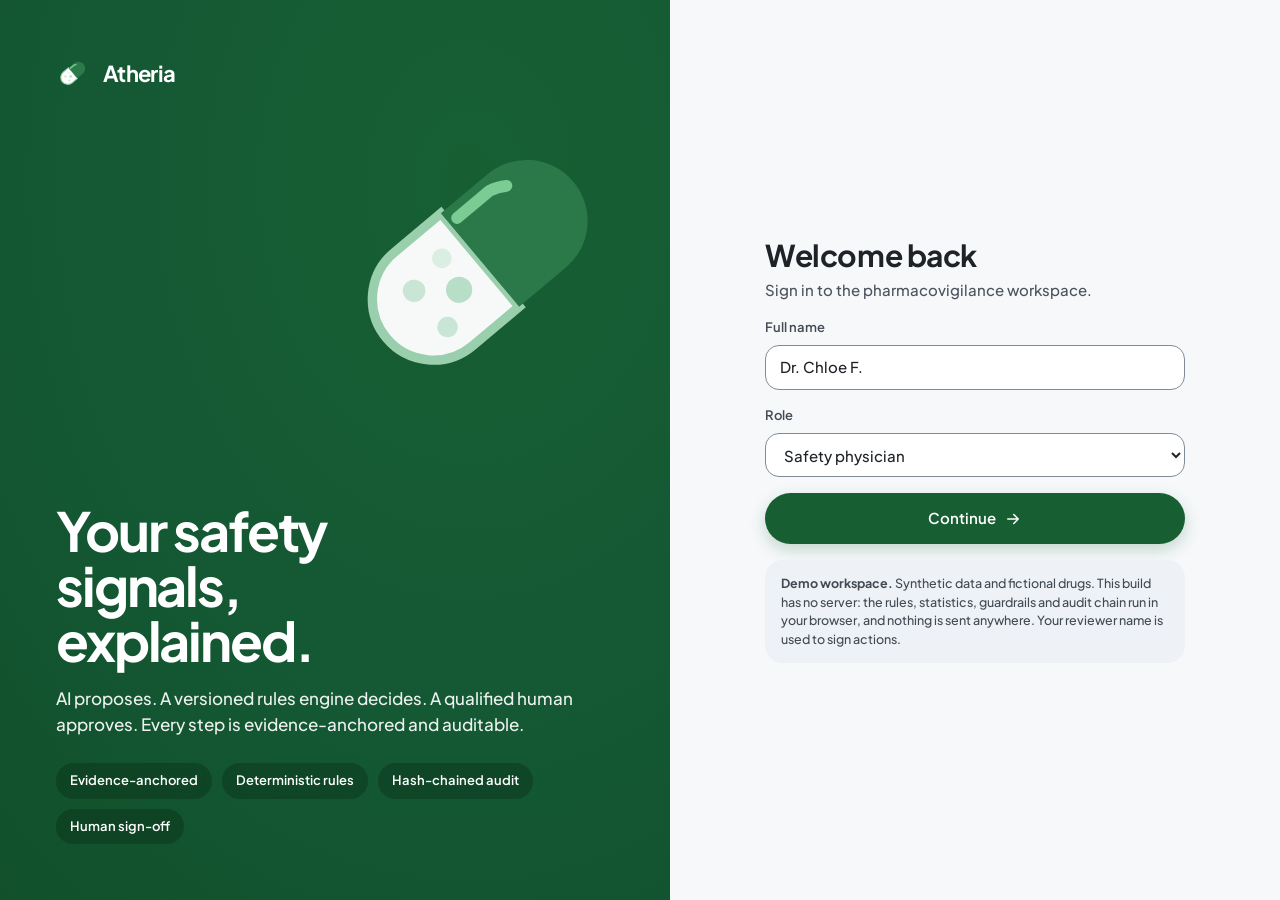
<file: medical-valley-hackathon-Atheria-Main-Branch/atheria-web/index.html>
<!doctype html>
<html lang="en">
<head>
<meta charset="utf-8">
<meta name="viewport" content="width=device-width,initial-scale=1">
<title>Atheria · Pharmacovigilance Intelligence</title>
<meta name="description" content="AI-native pharmacovigilance: ICSR triage and signal investigation where the AI proposes, rules decide and a human approves.">
<link rel="icon" href="data:image/svg+xml,%3Csvg xmlns='http://www.w3.org/2000/svg' viewBox='0 0 64 64'%3E%3Cg transform='rotate(-40 32 32)'%3E%3Cpath d='M32 19H19a13 13 0 000 26h13z' fill='%23fff' stroke='%239fd3b1' stroke-width='2'/%3E%3Cpath d='M32 19h13a13 13 0 010 26H32z' fill='%232c7a49'/%3E%3C/g%3E%3C/svg%3E">
<link rel="preconnect" href="https://fonts.googleapis.com"><link rel="preconnect" href="https://fonts.gstatic.com" crossorigin>
<link href="https://fonts.googleapis.com/css2?family=Plus+Jakarta+Sans:wght@400;500;600;700;800&display=swap" rel="stylesheet">
<link rel="stylesheet" href="css/app.css?v=53">
</head>
<body>
<div id="app" aria-live="polite"></div>
<noscript>This application needs JavaScript.</noscript>
<script src="js/data.js?v=53"></script>
<script src="js/meddra_model.js?v=53"></script>
<script src="js/engine.js?v=53"></script>
<script src="js/charts.js?v=53"></script>
<script src="js/core.js?v=53"></script>
<script src="js/views-a.js?v=53"></script>
<script src="js/views-b.js?v=53"></script>
<script src="js/views-simple.js?v=53"></script>
<script>A.start();</script>
</body>
</html>
</file>
<file: atheria-web/css/app.css>
/* Atheria web — design layer from design-guidelines/DESIGN-GUIDELINES.md: green = people, rules and non-AI; violet = AI only.
   Variable names are Atheria's own; only their values follow the guideline tokens. */
:root{
  --blue:#175f33; --blue-2:#104e28; --on-blue:#fff; --blue-soft:#dcf1e3; --blue-ink:#104e28;
  --ink:#1f2328; --ink-2:#424a53; --mut:#4b535d; --line:#d1d9e0; --border:#818b98; --bg:#f6f8fa; --bg-2:#f6f8fa; --card:#fff; --card-2:#f6f8fa;
  /* role colours: green = success, yellow = inconclusive, red = adverse, violet = AI. Bright value for marks and fills, -ink for text (AAA) */
  --ok:#1a7f37; --ok-ink:#104e28; --ok-soft:#dafbe1;--ok-bar:#4ac26b; --warn:#b58407; --warn-ink:#6a4400; --warn-soft:#fff8c5; --bad:#cf222e; --bad-ink:#8e0e1c; --bad-soft:#ffebe9;
  --violet:#4b2fb0; --violet-ink:#4b2fb0; --violet-soft:#efebff; --ai-grad:linear-gradient(135deg,#5b34d1,#4b2fb0); --teal:#0b5059; --teal-ink:#0b5059; --teal-soft:#e3f4f5; --slate:#4a5a70; --slate-ink:#3a4656; --slate-soft:#eef1f5;
  --accent:#4fb36b; /* decoration only: fills and glows, never text */
  /* causality (WHO-UMC): drug-caused = adverse red, uncertain = yellow, unlikely = neutral. --c-una stays the plain neutral grey */
  --c-cert:#cf222e; --c-prob:#e5534b; --c-poss:#b58407; --c-unas:#9a6700; --c-unl:#818b98; --c-una:#A5ADBD;
  --r:26px; --r-sm:14px; --sh:0 1px 2px rgba(31,35,40,.04),0 1px 0 rgba(31,35,40,.02),0 8px 24px rgba(66,74,83,.06);
  --gap:21px; --pad:21px; --margin:34px;
  --font:'Plus Jakarta Sans',ui-sans-serif,system-ui,-apple-system,'Segoe UI',Roboto,sans-serif;
  --mono:ui-monospace,'SF Mono',Menlo,Consolas,monospace;
}
:root[data-theme=dark]{--blue:#9fe0b5;--blue-2:#bdebcc;--on-blue:#0d1117;--ink:#e6edf3;--ink-2:#c9d1d9;--mut:#b1bac4;--line:#30363d;--border:#656c76;--bg:#0d1117;--bg-2:#0d1117;--card:#161b22;--card-2:#21262d;--blue-soft:#163a25;--blue-ink:#9fe0b5;--ok:#3fb950;--ok-ink:#7ee2a0;--ok-soft:#12261e;--ok-bar:#2ea043;--warn:#d29922;--warn-ink:#f2cc60;--warn-soft:#2e2410;--bad:#f85149;--bad-ink:#ffa198;--bad-soft:#3a1a1d;--violet:#c9bcff;--violet-ink:#c9bcff;--violet-soft:#241f4a;--teal:#7fd6df;--teal-ink:#7fd6df;--c-cert:#f85149;--c-prob:#ff7b72;--c-poss:#d29922;--c-unas:#bb8009;--c-unl:#8b949e;--teal-soft:#0d2e35;--slate:#b7c3d6;--slate-ink:#b7c3d6;--slate-soft:#21262d;--sh:0 8px 28px rgba(0,0,0,.35)}
@media (max-width:1099px){:root{--margin:21px}}
@media (max-width:599px){:root{--gap:13px}}
*{box-sizing:border-box;margin:0}
html,body{height:100%}
body{font-family:var(--font);background:var(--bg);color:var(--ink);font-size:15px;font-weight:500;line-height:1.5;-webkit-font-smoothing:antialiased}
button,input,select,textarea{font:inherit;color:inherit}
a{color:var(--blue-ink);text-decoration:none;text-underline-offset:3px} a:hover{text-decoration:underline}
h1,h2,h3,h4{font-weight:700;letter-spacing:-.015em;line-height:1.2}
code,.mono{font-family:var(--mono);font-size:.88em}
code{background:var(--card-2);border:1px solid var(--line);padding:1px 6px;border-radius:7px}
.sr{position:absolute;width:1px;height:1px;overflow:hidden;clip:rect(0 0 0 0)}
:focus-visible{outline:3px solid var(--blue);outline-offset:3px;border-radius:10px}

/* shell */
.app{display:grid;grid-template-columns:248px 1fr;gap:var(--gap);padding:var(--gap) var(--margin);min-height:100vh;max-width:calc(1280px + 248px + var(--gap) + 2 * var(--margin));margin:0 auto}
.side{position:sticky;top:var(--gap);height:calc(100vh - 2 * var(--gap));background:var(--card);border:1px solid var(--line);border-radius:var(--r);box-shadow:var(--sh);padding:var(--pad) 13px;display:flex;flex-direction:column}
.brand{display:flex;align-items:center;gap:8px;padding:0 8px 13px;font-size:21px;font-weight:800;letter-spacing:-.03em;min-height:44px}
.brand small{font-size:12px;font-weight:700;color:var(--blue-ink);background:var(--blue-soft);padding:2px 8px;border-radius:99px;letter-spacing:.04em}
.nav{display:flex;flex-direction:column;gap:2px;overflow:auto;flex:1}
.nav .grp{font-size:12px;text-transform:uppercase;letter-spacing:.08em;color:var(--mut);font-weight:700;padding:13px 13px 8px}
.nav a{display:flex;align-items:center;gap:13px;min-height:44px;padding:8px 13px;border-radius:999px;color:var(--ink-2);font-weight:600;text-decoration:none;transition:background-color .15s,color .15s}
.nav a svg{width:20px;height:20px;flex:none;stroke:currentColor;fill:none;stroke-width:2;stroke-linecap:round;stroke-linejoin:round}
.nav a:hover{background:var(--card-2);color:var(--ink)}
.nav a.on{background:var(--blue);color:var(--on-blue);box-shadow:0 6px 16px rgba(23,95,51,.25)}
.nav .cnt{margin-left:auto;font-size:12px;background:var(--blue);color:var(--on-blue);border-radius:99px;padding:1px 8px;font-weight:700;font-variant-numeric:tabular-nums}
.nav a.on .cnt{background:var(--on-blue);color:var(--blue-ink)}
.me{margin-top:8px;border-top:1px solid var(--line);padding:13px 8px 0;display:flex;align-items:center;gap:8px}
.av{width:40px;height:40px;border-radius:50%;background:linear-gradient(135deg,#175f33,#104e28);color:#fff;display:grid;place-items:center;font-weight:700;flex:none}
.me b{display:block;font-size:14px}.me span{font-size:13px;color:var(--mut)}
.main{min-width:0;padding:0 0 55px}
.top{display:flex;align-items:flex-start;justify-content:space-between;gap:var(--gap);margin:0 0 34px;flex-wrap:wrap}
.top h1{font-size:39px;font-weight:800;letter-spacing:-.02em;line-height:1.1}
.top p{color:var(--ink-2);margin-top:8px;max-width:70ch}
.top .acts{display:flex;gap:13px;align-items:center;flex-wrap:wrap}
.crumbs{font-size:13px;color:var(--mut);margin-bottom:8px}.crumbs a{color:var(--mut);text-decoration:underline}.crumbs a:hover{color:var(--blue-ink)}
.iconbtn{width:46px;height:46px;border-radius:50%;background:var(--card);border:1.5px solid var(--line);display:grid;place-items:center;cursor:pointer;box-shadow:var(--sh);transition:border-color .15s}
.iconbtn:hover{border-color:var(--border)}
.iconbtn svg{width:20px;height:20px;stroke:var(--ink);fill:none;stroke-width:2;stroke-linecap:round;stroke-linejoin:round}

/* surfaces */
.card{background:var(--card);border:1px solid var(--line);border-radius:var(--r);box-shadow:var(--sh);padding:var(--pad)}
.card.flat{box-shadow:none;border:1px solid var(--line)}
.card h3{font-size:18px;font-weight:700}.card .sub{color:var(--mut);font-size:13px;margin-top:4px}
.card .hd{display:flex;justify-content:space-between;align-items:flex-start;gap:13px;margin-bottom:var(--pad)}
.card h3.ht{display:flex;align-items:center;gap:8px}
.hico{display:inline-grid;place-items:center;width:32px;height:32px;border-radius:10px;flex:none;background:var(--blue-soft);color:var(--blue-ink)}
.hico svg{width:18px;height:18px;stroke:currentColor;fill:none;stroke-width:2;stroke-linecap:round;stroke-linejoin:round}
.hd h3.ht+.sub{padding-left:40px}
.card .hd>a:not(.btn){display:inline-flex;align-items:center;min-height:44px;margin:-12px 0;font-weight:600;text-decoration:underline;white-space:nowrap}
.grid{display:grid;gap:var(--gap)}.g2{grid-template-columns:repeat(2,minmax(0,1fr))}.g3{grid-template-columns:repeat(3,minmax(0,1fr))}.g4{grid-template-columns:repeat(4,minmax(0,1fr))}
.g-7-5{grid-template-columns:minmax(0,7fr) minmax(0,5fr)}.g-5-7{grid-template-columns:minmax(0,5fr) minmax(0,7fr)}.g-8-4{grid-template-columns:minmax(0,8fr) minmax(0,4fr)}
/* bento: one 12-column grid per block, tiles sized by span, DOM order = reading order (no dense packing) */
.main{container-type:inline-size}
.bento{display:grid;gap:var(--gap);grid-template-columns:repeat(12,minmax(0,1fr));align-items:stretch}
.bento>*{grid-column:span 12;min-width:0}
.bento-top{grid-template-columns:repeat(4,minmax(0,1fr))}
.bento-top>.hero{grid-column:1/-1}.bento-top>.kpi{grid-column:span 1}
@container (min-width:700px){
  .bento>.b-4{grid-column:span 4}.bento>.b-5{grid-column:span 5}.bento>.b-7{grid-column:span 7}.bento>.b-8{grid-column:span 8}
}
@container (min-width:700px) and (max-width:899px){.bento>.b-8 .grid.g3{grid-template-columns:repeat(2,minmax(0,1fr))}}
@container (min-width:900px){
  .bento-top{grid-template-columns:1.618fr 1fr 1fr} /* golden split: hero : KPI pair */
  .bento-top>.hero{grid-column:1;grid-row:1/span 2;flex-direction:column;align-items:flex-start;justify-content:space-between;min-height:0}
  .bento-top>.hero h2{font-size:34px;max-width:calc(100% - 140px)}
  .bento-top>.hero .cross{position:absolute;right:13px;top:13px;width:150px;height:150px;margin:0}}
@container (max-width:599px){.bento-top{grid-template-columns:repeat(2,minmax(0,1fr))}}
.bento>.card{display:flex;flex-direction:column}
.mt{margin-top:var(--gap)}.row{display:flex;gap:8px 13px;align-items:center;flex-wrap:wrap}.sp{flex:1}
.hero{background:var(--card);border:1px solid var(--line);box-shadow:var(--sh);color:var(--ink);border-radius:var(--r);padding:34px;position:relative;overflow:hidden;min-height:210px;display:flex;align-items:center;justify-content:space-between;gap:var(--gap)}
.hero p{color:var(--ink-2)}.hero h2{font-size:39px;font-weight:800;letter-spacing:-.02em;line-height:1.1;max-width:15ch}.hero p{margin-top:13px;max-width:46ch}
.hero .cross{width:200px;height:200px;flex:none;filter:drop-shadow(0 14px 18px rgba(31,35,40,.16));margin-right:8px}
.hero::before{content:"";position:absolute;right:-60px;top:-60px;width:360px;height:360px;border-radius:50%;background:var(--card-2)}
.hero::after{content:"";position:absolute;right:30px;top:30px;width:220px;height:220px;border-radius:50%;background:var(--blue-soft);opacity:.55}
.hero>*{position:relative;z-index:1}

/* controls */
.btn{display:inline-flex;align-items:center;justify-content:center;gap:8px;min-height:44px;white-space:nowrap;flex:none;border:0;border-radius:999px;padding:8px 21px;font-weight:600;cursor:pointer;background:var(--blue);color:var(--on-blue);transition:background-color .15s,border-color .15s,box-shadow .15s;text-decoration:none;box-shadow:0 6px 16px rgba(23,95,51,.22)}
.btn:hover{background:var(--blue-2);text-decoration:none}.btn:disabled{background:#e6ebe8;color:#3b4a42;cursor:not-allowed;box-shadow:none}
.btn.dark{background:var(--ink);color:var(--card);box-shadow:0 6px 16px rgba(14,32,24,.22)}
.btn.ghost{background:var(--card);color:var(--ink);border:1.5px solid var(--border);box-shadow:none}.btn.ghost:hover{background:var(--card-2)}
.btn.white{background:#fff;color:#104e28;box-shadow:none}.btn.white:hover{background:#dcf1e3}
.btn.sm{padding:8px 13px;font-size:13px}.btn.danger{background:var(--bad-ink);color:var(--card);box-shadow:none}
.btn svg{width:18px;height:18px;stroke:currentColor;fill:none;stroke-width:2;stroke-linecap:round;stroke-linejoin:round}
.chip{display:inline-flex;align-items:center;gap:8px;min-height:44px;border-radius:999px;padding:8px 15px;font-weight:600;font-size:13px;background:var(--card);border:1.5px solid var(--border);cursor:pointer;color:var(--ink-2);transition:background-color .15s,border-color .15s,color .15s}
.chip:hover{border-color:var(--blue);color:var(--blue-ink)}.chip.on{background:var(--blue);color:var(--on-blue);border-color:var(--blue)}
.field{display:flex;flex-direction:column;gap:8px}.field label{font-size:13px;font-weight:600;color:var(--ink-2)}
.field input,.field select,.field textarea,.input{background:var(--card);border:1.5px solid var(--border);border-radius:14px;padding:10px 14px;min-height:44px;outline:none;transition:border-color .15s,box-shadow .15s;width:100%}
.field input:focus,.field select:focus,.field textarea:focus,.input:focus{border-color:var(--blue);box-shadow:0 0 0 4px var(--blue-soft)}
::placeholder{color:var(--mut);opacity:1}
textarea{resize:vertical;min-height:110px}
.badge{display:inline-flex;align-items:center;gap:6px;border-radius:999px;padding:3px 10px;font-size:12px;font-weight:700;white-space:nowrap}
.badge svg{width:13px;height:13px;flex:none;stroke:currentColor;fill:none;stroke-width:2;stroke-linecap:round;stroke-linejoin:round}
.b-ok{background:var(--ok-soft);color:var(--ok-ink)}.b-warn{background:var(--warn-soft);color:var(--warn-ink)}.b-bad{background:var(--bad-soft);color:var(--bad-ink)}.b-info{background:var(--slate-soft);color:var(--slate-ink)}.b-mut{background:var(--card-2);color:var(--mut)}.b-vio{background:var(--violet-soft);color:var(--violet-ink)}.b-teal{background:var(--teal-soft);color:var(--teal-ink)}
.b-ai{background:var(--ai-grad);color:#fff;--knock:#5232c0} /* AI tag: violet gradient, sparkle icon, white text — AI only */
.rico{display:inline-grid;place-items:center;width:28px;height:28px;border-radius:9px;flex:none;background:var(--slate-soft);color:var(--slate-ink)}
.rico svg{width:16px;height:16px;stroke:currentColor;fill:none;stroke-width:2;stroke-linecap:round;stroke-linejoin:round}
.rico.ai{background:var(--violet-soft);color:var(--violet-ink);--knock:var(--violet-soft)}
.tech{margin-top:8px;font-size:12.5px}.tech summary{cursor:pointer;font-weight:600;min-height:24px}.tech code{display:block;margin-top:6px;white-space:normal;word-break:break-word}
/* AI action (guidelines §5): violet gradient pill, sparkle icon, white text. Violet stays reserved for AI */
.btn.ai{background:var(--ai-grad);color:#fff;box-shadow:0 6px 16px rgba(75,47,176,.25);--knock:#5232c0}
.btn.ai:hover{background:linear-gradient(135deg,#4b2fb0,#3d2591)}
.btn.ai.ghost{background:var(--card);color:var(--violet-ink);border:1.5px solid var(--violet);box-shadow:none;--knock:var(--card)}
.btn.ai.ghost:hover{background:var(--violet-soft);--knock:var(--violet-soft)}
.btn.ai:disabled{background:var(--violet-soft);color:var(--violet-ink);border-color:transparent;box-shadow:none;--knock:var(--violet-soft)}
.btn.ai:disabled .spin{border-color:var(--card);border-top-color:var(--violet)}
.btn.ghost:disabled{background:var(--card-2);color:var(--mut);border-color:var(--line)}
.mcrit{background:var(--card);border:1px solid var(--line);border-radius:14px;padding:13px}
.mq-st{font-size:12.5px;margin-top:6px;color:var(--mut)}.mq-st.ok{color:var(--ok-ink)}.mq-st.ok::before{content:"✓ "}.mq-st.bad{color:var(--bad-ink)}.mq-st.bad::before{content:"✗ "}
.dot{width:9px;height:9px;border-radius:50%;display:inline-block;flex:none}
.seg{display:inline-flex;background:var(--card-2);border-radius:999px;padding:4px;gap:2px}
.seg button{display:inline-flex;align-items:center;gap:8px;min-height:44px;border:0;background:none;border-radius:999px;padding:8px 15px;font-weight:600;color:var(--mut);cursor:pointer;font-size:13px}.seg button.on{background:var(--card);color:var(--ink);box-shadow:0 2px 8px rgba(14,32,24,.1)}
.seg button svg{width:16px;height:16px;stroke:currentColor;fill:none;stroke-width:2;flex:none}

/* KPI */
.kpi{position:relative;overflow:hidden;min-height:110px}.kpi .lb{font-size:13px;color:var(--ink-2);font-weight:600;padding-right:55px}.kpi .v{font-size:39px;font-weight:800;letter-spacing:-.02em;line-height:1.15;margin:8px 0 4px;font-variant-numeric:tabular-nums}.kpi .ft{font-size:13px;color:var(--mut)}
.kpi .ico{position:absolute;right:var(--pad);top:var(--pad);width:40px;height:40px;border-radius:14px;display:grid;place-items:center}
.kpi .ico svg{width:20px;height:20px;stroke:currentColor;fill:none;stroke-width:2;stroke-linecap:round;stroke-linejoin:round}
.kpi .spark{position:absolute;left:0;bottom:0;opacity:.9;pointer-events:none}
.kpi:has(.spark),.g4:has(.kpi .spark)>.kpi{padding-bottom:55px} /* sparkline gets its own band below the caption: no text over a chart line; peers keep one height */
.kpi.tab{cursor:pointer;text-align:left;border:1px solid var(--line);font:inherit;color:inherit;width:100%;background:var(--card);border-radius:var(--r);transition:box-shadow .15s,transform .15s;box-shadow:var(--sh)}
.kpi.tab:hover{transform:translateY(-1px)}
.kpi.tab.on{box-shadow:0 0 0 3px var(--blue),var(--sh)}
.kpi.tab .arrow{position:absolute;right:var(--pad);bottom:var(--pad);width:16px;height:16px;stroke:var(--mut);fill:none;stroke-width:2}
/* lists */
.list{display:flex;flex-direction:column;gap:13px}
.item{display:block;background:var(--card-2);border-radius:18px;padding:13px 15px;cursor:pointer;border:1.5px solid transparent;transition:border-color .15s,background-color .15s,box-shadow .15s;color:inherit;text-decoration:none}
.item:hover{border-color:var(--line);background:var(--card);box-shadow:var(--sh);text-decoration:none}.item.sel{border-color:var(--blue);background:var(--card)}
.item .t{font-size:14px;color:var(--ink);display:-webkit-box;-webkit-line-clamp:2;-webkit-box-orient:vertical;overflow:hidden;margin-top:6px}
.item .m{font-size:13px;color:var(--mut);margin-top:8px;display:flex;gap:8px 13px;align-items:center;flex-wrap:wrap}
table{width:100%;border-collapse:collapse}th{font-size:12px;text-transform:uppercase;letter-spacing:.08em;color:var(--mut);text-align:left;padding:12px 14px;font-weight:700;white-space:nowrap}
td{padding:12px 14px;height:52px;border-top:1px solid var(--line);vertical-align:middle}tr.click{cursor:pointer}tr.click:hover td{background:var(--card-2)}
.num{font-variant-numeric:tabular-nums;text-align:right}
.scroll{overflow:auto}
/* source text + highlight */
.src{background:var(--card-2);border-radius:16px;padding:16px 18px;line-height:1.85;white-space:pre-wrap;font-size:14.5px}
/* text highlights: a marker look (square tint + coloured underline, not a pill) in hues the buttons and badges never use,
   and a different underline style per category so meaning never depends on colour alone */
mark{--hl-bg:#bfdcff;--hl-line:#0969da;--hl-ls:solid;background:var(--hl-bg);color:#1f2328;border-radius:2px;padding:1px 2px;cursor:pointer;
  text-decoration:underline;text-decoration-style:var(--hl-ls);text-decoration-color:var(--hl-line);text-decoration-thickness:2px;text-underline-offset:3px;text-decoration-skip-ink:none;
  box-decoration-break:clone;-webkit-box-decoration-break:clone}
mark.h-patient,mark.h-onset,mark.h-temporal,mark.h-med,.legend i.h-patient,.legend i.h-onset{--hl-bg:#bfdcff;--hl-line:#0969da;--hl-ls:solid}
mark.h-reporter,.legend i.h-reporter{--hl-bg:#ffd9b0;--hl-line:#bc4c00;--hl-ls:dashed}
mark.h-product,mark.h-rech,.legend i.h-product,.legend i.h-rech{--hl-bg:#f9c6e3;--hl-line:#bf3989;--hl-ls:dotted}
mark.h-ae,mark.h-alt,.legend i.h-ae,.legend i.h-alt{--hl-bg:#ffc1ba;--hl-line:#cf222e;--hl-ls:wavy}
mark.h-dech,.legend i.h-dech{--hl-bg:#b3ecec;--hl-line:#0e7490;--hl-ls:dashed}
mark.h-exc,.legend i.h-exc{--hl-bg:#e3e7ec;--hl-line:#6e7781;--hl-ls:solid}
.legend i[class^="h-"]{width:16px;height:14px;border-radius:2px;background:var(--hl-bg);border-bottom:3px var(--hl-ls) var(--hl-line);vertical-align:-3px}
mark.flash{outline:3px solid var(--ink);outline-offset:1px;animation:fl 1.4s}@keyframes fl{0%,60%{outline-color:var(--ink)}100%{outline-color:transparent}}
.legend{display:flex;gap:14px;flex-wrap:wrap;font-size:12.5px;color:var(--ink-2)}.legend i{display:inline-block;width:11px;height:11px;border-radius:4px;margin-right:6px;vertical-align:-1px}
/* criteria */
.crit{display:flex;gap:12px;align-items:flex-start;background:var(--card-2);border-radius:16px;padding:14px}
.crit .ic{width:36px;height:36px;border-radius:12px;display:grid;place-items:center;flex:none;font-weight:800}
.crit.y .ic{background:var(--ok-soft);color:var(--ok-ink)}.crit.n .ic{background:var(--bad-soft);color:var(--bad-ink)}
.crit .q{font-size:13px;color:var(--ink-2);margin-top:4px;cursor:pointer;border-left:3px solid var(--blue-soft);padding-left:9px}.crit .q:hover{border-color:var(--blue)}
.fact{background:var(--card-2);border-radius:18px;padding:16px}.fact .k{font-size:12px;text-transform:uppercase;letter-spacing:.08em;color:var(--mut);font-weight:700}.fact .val{font-size:22px;font-weight:700;margin:4px 0}
.fact .q{font-size:13px;color:var(--ink-2);border-left:3px solid var(--blue);padding-left:9px;margin-top:8px;cursor:pointer}
.bar.green{background:var(--ok-soft)}.bar{height:9px;border-radius:99px;background:var(--card-2);overflow:hidden}.bar>i{display:block;height:100%;border-radius:99px;background:var(--blue)}
.callout{border-radius:18px;padding:14px 16px;font-size:13.5px}.callout.info{background:var(--slate-soft);color:var(--ink-2)}.callout.warn{background:var(--warn-soft);color:var(--warn-ink)}.callout.ok{background:var(--ok-soft);color:var(--ok-ink)}.callout.bad{background:var(--bad-soft);color:var(--bad-ink)}
.empty{text-align:center;padding:34px 10px;color:var(--mut)}.empty b{display:block;color:var(--ink);font-size:16px;margin-bottom:4px}
/* chart bits */
svg text{font-family:var(--font)}
.chart{width:100%;height:auto;display:block;overflow:visible}
.ax{fill:var(--mut);font-size:12px}.axl{stroke:var(--line)}
.tip{position:fixed;z-index:99;background:#0e2018;color:#fff;border-radius:14px;padding:8px 13px;font-size:13px;pointer-events:none;box-shadow:0 10px 30px rgba(0,0,0,.3);max-width:260px}
/* flow / pipeline */
.flow{display:flex;gap:0;align-items:stretch;flex-wrap:wrap}
.flow .st{flex:1;min-width:150px;background:var(--card-2);border-radius:18px;padding:14px 16px;position:relative;margin-right:22px}
.flow .st:last-child{margin-right:0}
.flow .st::after{content:"";position:absolute;right:-17px;top:50%;width:12px;height:12px;border-top:2.5px solid var(--blue);border-right:2.5px solid var(--blue);transform:translateY(-50%) rotate(45deg)}
.flow .st:last-child::after{display:none}
.flow .st b{display:block;font-size:13.5px}.flow .st span{font-size:12px;color:var(--mut)}
.flow .st .who{display:inline-block;margin-bottom:8px}
.flow .st.on{background:var(--blue-soft)}.flow .st.done{background:var(--ok-soft)}
.steps{display:flex;gap:8px;flex-wrap:wrap}.steps .s{flex:1;min-width:120px;padding:10px 12px;border-radius:14px;background:var(--card-2);font-size:12.5px;color:var(--mut);font-weight:600;position:relative;overflow:hidden}
.steps .s.on{color:var(--blue);background:var(--blue-soft)}.steps .s.done{color:var(--ok-ink);background:var(--ok-soft)}
.chain{display:flex;gap:6px;flex-wrap:wrap;margin-top:6px}.chain i{width:16px;height:16px;border-radius:5px;background:var(--ok);display:block;transition:.25s;cursor:default}.chain i.bad{background:var(--bad)}.chain i.pend{background:var(--line)}.chain i.new{background:var(--blue)}
.tl{position:relative;padding-left:26px}.tl::before{content:"";position:absolute;left:8px;top:6px;bottom:6px;width:2px;background:var(--line)}
.tl .e{position:relative;padding:0 0 16px}.tl .e::before{content:"";position:absolute;left:-23px;top:5px;width:12px;height:12px;border-radius:50%;background:var(--blue);border:3px solid var(--card)}
.tl .e.ok::before{background:var(--ok)}.tl .e.w::before{background:var(--warn)}.tl .e.h::before{background:var(--violet)}
.drop{border:2px dashed var(--line);border-radius:18px;padding:22px;text-align:center;color:var(--mut)}
.toast{position:fixed;bottom:34px;left:50%;transform:translateX(-50%);background:#0e2018;color:#fff;padding:13px 21px;border-radius:999px;z-index:100;font-weight:550;box-shadow:0 14px 40px rgba(0,0,0,.35);animation:up .25s}
@keyframes up{from{opacity:0;transform:translate(-50%,12px)}}
.spin{width:18px;height:18px;border:3px solid rgba(255,255,255,.4);border-top-color:#fff;border-radius:50%;animation:sp .7s linear infinite;display:inline-block}.spin.b{border-color:var(--blue-soft);border-top-color:var(--blue)}@keyframes sp{to{transform:rotate(360deg)}}
.fade{animation:fd .25s}@keyframes fd{from{opacity:0;transform:translateY(6px)}}
.sticky-r{position:sticky;top:18px;align-self:start}
.help{display:inline-grid;place-items:center;width:17px;height:17px;border-radius:50%;background:var(--card-2);color:var(--mut);font-size:11px;font-weight:700;cursor:help;border:1px solid var(--line)}
details.card summary{cursor:pointer;font-weight:650;list-style:none}details.card summary::-webkit-details-marker{display:none}
.lock{display:flex;align-items:center;gap:8px;font-size:12px;color:var(--mut);margin-top:10px}
/* login */
.login{min-height:100vh;display:grid;grid-template-columns:1.1fr 1fr}
.login .l{background:radial-gradient(120% 120% at 70% 20%,#175f33,#145834 50%,#104e28);color:#fff;padding:56px;display:flex;flex-direction:column;justify-content:space-between;position:relative;overflow:hidden}
.login .l h1{font-size:54px;letter-spacing:-.04em;max-width:11ch;line-height:1.02}
.login .r{display:grid;place-items:center;padding:30px}.login form{width:min(420px,100%);display:flex;flex-direction:column;gap:16px}
.login .pillrow{display:flex;gap:10px;flex-wrap:wrap}.login .pillrow span{background:rgba(4,30,14,.28);border-radius:99px;padding:8px 14px;font-weight:600;font-size:13px;backdrop-filter:blur(6px)}
/* responsive */
@media (max-width:1100px){.g4{grid-template-columns:repeat(2,1fr)}.g-7-5,.g-5-7,.g-8-4{grid-template-columns:1fr}.g3{grid-template-columns:1fr 1fr}}
@media (max-width:860px){.app{grid-template-columns:1fr;padding:var(--gap) var(--margin)}.side{position:fixed;left:13px;right:13px;bottom:13px;top:auto;height:auto;flex-direction:row;padding:8px;border-radius:999px;z-index:50;background:var(--card);box-shadow:0 10px 30px rgba(14,32,24,.18)}
 .side .brand,.side .me,.nav .grp{display:none}.nav{flex-direction:row;justify-content:space-around;overflow:visible}.nav a{min-height:48px;min-width:48px;justify-content:center;padding:8px 13px;color:var(--ink-2)}.nav a span{display:none}.nav a.on{background:var(--blue);color:var(--on-blue)}.nav a.on span{display:inline}
 .nav a.hm{display:none}.g2,.g3,.g4{grid-template-columns:1fr}.top h1{font-size:30px}.hero .cross{display:none}.login{grid-template-columns:1fr}.login .l{display:none}.main{padding-bottom:110px}}
@media (prefers-reduced-motion:reduce){*{animation:none!important;transition:none!important}}
@media print{.side,.acts,.btn{display:none!important}.app{display:block}}

/* simple mode */
.kid{display:flex;gap:14px;align-items:center;background:#FFF7D6;color:#5C4500;border-radius:22px;padding:14px 20px;margin-bottom:18px;font-size:16px;font-weight:550}
.kid .em{font-size:34px;line-height:1}
:root[data-theme=dark] .kid{background:#3A3210;color:#FFE9A0}
.pd{display:inline-grid;place-items:center;width:30px;height:30px;border-radius:50%;margin:3px;font-size:15px;color:#fff;text-decoration:none;font-weight:700;transition:.15s}.pd:hover{transform:scale(1.25);text-decoration:none}
.pd.s{width:18px;height:18px;margin:2px;font-size:0}
.big{font-size:30px;font-weight:750;letter-spacing:-.03em;line-height:1.15}
.verdict{border-radius:26px;padding:26px 28px;color:#fff;display:flex;gap:20px;align-items:center}
.verdict .em{font-size:64px;line-height:1}.verdict.g{background:linear-gradient(135deg,#17B978,#0E9F6E)}.verdict.r{background:linear-gradient(135deg,#F0645A,#D63A2E)}.verdict.y{background:linear-gradient(135deg,#F7B63B,#E8890C)}.verdict.n{background:linear-gradient(135deg,#9AA4B8,#6F7A90)}
.steps5{display:grid;grid-template-columns:repeat(5,1fr);gap:12px}.steps5 .s5{background:var(--card-2);border-radius:22px;padding:18px 12px;text-align:center}.steps5 .s5 .em{font-size:40px}.steps5 .s5 b{display:block;margin-top:6px;font-size:16px}.steps5 .s5 span{font-size:13px;color:var(--mut)}
.scard{display:flex;gap:16px;align-items:center;background:var(--card-2);border-radius:22px;padding:16px 18px;text-decoration:none;color:inherit;border:2px solid transparent;transition:.15s}.scard:hover{border-color:var(--blue);text-decoration:none;background:var(--card)}.scard .em{font-size:42px}
.ruler{height:34px;border-radius:99px;background:var(--card-2);overflow:hidden;position:relative}.ruler i{display:flex;align-items:center;height:100%;padding-left:14px;color:#fff;font-weight:700;border-radius:99px;min-width:48px}
.check{display:flex;gap:14px;align-items:flex-start;padding:14px 16px;border-radius:18px;background:var(--card-2)}.check .tick{width:32px;height:32px;border-radius:50%;display:grid;place-items:center;flex:none;font-weight:800;color:#fff}.check.ok .tick{background:var(--ok)}.check.warn .tick{background:var(--warn);color:#1f2328}
@media (max-width:860px){.steps5{grid-template-columns:1fr 1fr}.verdict{flex-direction:column;text-align:center}}
</file>
<file: medical-valley-hackathon-Atheria-Main-Branch/atheria-web/css/app.css>
/* Atheria web — design layer from design-guidelines/DESIGN-GUIDELINES.md: green = people, rules and non-AI; violet = AI only.
   Variable names are Atheria's own; only their values follow the guideline tokens. */
:root{
  --blue:#175f33; --blue-2:#104e28; --on-blue:#fff; --blue-soft:#dcf1e3; --blue-ink:#104e28;
  --ink:#1f2328; --ink-2:#424a53; --mut:#4b535d; --line:#d1d9e0; --border:#818b98; --bg:#f6f8fa; --bg-2:#f6f8fa; --card:#fff; --card-2:#f6f8fa;
  /* role colours: green = success, yellow = inconclusive, red = adverse, violet = AI. Bright value for marks and fills, -ink for text (AAA) */
  --ok:#1a7f37; --ok-ink:#104e28; --ok-soft:#dafbe1; --warn:#b58407; --warn-ink:#6a4400; --warn-soft:#fff8c5; --bad:#cf222e; --bad-ink:#8e0e1c; --bad-soft:#ffebe9;
  --violet:#4b2fb0; --violet-ink:#4b2fb0; --violet-soft:#efebff; --ai-grad:linear-gradient(135deg,#5b34d1,#4b2fb0); --teal:#0b5059; --teal-ink:#0b5059; --teal-soft:#e3f4f5; --slate:#4a5a70; --slate-ink:#3a4656; --slate-soft:#eef1f5;
  --accent:#4fb36b; /* decoration only: fills and glows, never text */
  /* causality (WHO-UMC): drug-caused = adverse red, uncertain = yellow, unlikely = neutral. --c-una stays the plain neutral grey */
  --c-cert:#cf222e; --c-prob:#e5534b; --c-poss:#b58407; --c-unas:#9a6700; --c-unl:#818b98; --c-una:#A5ADBD;
  --r:26px; --r-sm:14px; --sh:0 1px 2px rgba(31,35,40,.04),0 1px 0 rgba(31,35,40,.02),0 8px 24px rgba(66,74,83,.06);
  --gap:21px; --pad:21px; --margin:34px;
  --font:'Plus Jakarta Sans',ui-sans-serif,system-ui,-apple-system,'Segoe UI',Roboto,sans-serif;
  --mono:ui-monospace,'SF Mono',Menlo,Consolas,monospace;
}
:root[data-theme=dark]{--blue:#9fe0b5;--blue-2:#bdebcc;--on-blue:#0d1117;--ink:#e6edf3;--ink-2:#c9d1d9;--mut:#b1bac4;--line:#30363d;--border:#656c76;--bg:#0d1117;--bg-2:#0d1117;--card:#161b22;--card-2:#21262d;--blue-soft:#163a25;--blue-ink:#9fe0b5;--ok:#3fb950;--ok-ink:#7ee2a0;--ok-soft:#12261e;--warn:#d29922;--warn-ink:#f2cc60;--warn-soft:#2e2410;--bad:#f85149;--bad-ink:#ffa198;--bad-soft:#3a1a1d;--violet:#c9bcff;--violet-ink:#c9bcff;--violet-soft:#241f4a;--teal:#7fd6df;--teal-ink:#7fd6df;--c-cert:#f85149;--c-prob:#ff7b72;--c-poss:#d29922;--c-unas:#bb8009;--c-unl:#8b949e;--teal-soft:#0d2e35;--slate:#b7c3d6;--slate-ink:#b7c3d6;--slate-soft:#21262d;--sh:0 8px 28px rgba(0,0,0,.35)}
@media (max-width:1099px){:root{--margin:21px}}
@media (max-width:599px){:root{--gap:13px}}
*{box-sizing:border-box;margin:0}
html,body{height:100%}
body{font-family:var(--font);background:var(--bg);color:var(--ink);font-size:15px;font-weight:500;line-height:1.5;-webkit-font-smoothing:antialiased}
button,input,select,textarea{font:inherit;color:inherit}
a{color:var(--blue-ink);text-decoration:none;text-underline-offset:3px} a:hover{text-decoration:underline}
h1,h2,h3,h4{font-weight:700;letter-spacing:-.015em;line-height:1.2}
code,.mono{font-family:var(--mono);font-size:.88em}
code{background:var(--card-2);border:1px solid var(--line);padding:1px 6px;border-radius:7px}
.sr{position:absolute;width:1px;height:1px;overflow:hidden;clip:rect(0 0 0 0)}
:focus-visible{outline:3px solid var(--blue);outline-offset:3px;border-radius:10px}

/* shell */
.app{display:grid;grid-template-columns:248px 1fr;gap:var(--gap);padding:var(--gap) var(--margin);min-height:100vh;max-width:calc(1280px + 248px + var(--gap) + 2 * var(--margin));margin:0 auto}
.side{position:sticky;top:var(--gap);height:calc(100vh - 2 * var(--gap));background:var(--card);border:1px solid var(--line);border-radius:var(--r);box-shadow:var(--sh);padding:var(--pad) 13px;display:flex;flex-direction:column}
.brand{display:flex;align-items:center;gap:8px;padding:0 8px 13px;font-size:21px;font-weight:800;letter-spacing:-.03em;min-height:44px}
.brand small{font-size:12px;font-weight:700;color:var(--blue-ink);background:var(--blue-soft);padding:2px 8px;border-radius:99px;letter-spacing:.04em}
.nav{display:flex;flex-direction:column;gap:2px;overflow:auto;flex:1}
.nav .grp{font-size:12px;text-transform:uppercase;letter-spacing:.08em;color:var(--mut);font-weight:700;padding:13px 13px 8px}
.nav a{display:flex;align-items:center;gap:13px;min-height:44px;padding:8px 13px;border-radius:999px;color:var(--ink-2);font-weight:600;text-decoration:none;transition:background-color .15s,color .15s}
.nav a svg{width:20px;height:20px;flex:none;stroke:currentColor;fill:none;stroke-width:2;stroke-linecap:round;stroke-linejoin:round}
.nav a:hover{background:var(--card-2);color:var(--ink)}
.nav a.on{background:var(--blue);color:var(--on-blue);box-shadow:0 6px 16px rgba(23,95,51,.25)}
.nav .cnt{margin-left:auto;font-size:12px;background:var(--blue);color:var(--on-blue);border-radius:99px;padding:1px 8px;font-weight:700;font-variant-numeric:tabular-nums}
.nav a.on .cnt{background:var(--on-blue);color:var(--blue-ink)}
.me{margin-top:8px;border-top:1px solid var(--line);padding:13px 8px 0;display:flex;align-items:center;gap:8px}
.av{width:40px;height:40px;border-radius:50%;background:linear-gradient(135deg,#175f33,#104e28);color:#fff;display:grid;place-items:center;font-weight:700;flex:none}
.me b{display:block;font-size:14px}.me span{font-size:13px;color:var(--mut)}
.main{min-width:0;padding:0 0 55px}
.top{display:flex;align-items:flex-start;justify-content:space-between;gap:var(--gap);margin:0 0 34px;flex-wrap:wrap}
.top h1{font-size:39px;font-weight:800;letter-spacing:-.02em;line-height:1.1}
.top p{color:var(--ink-2);margin-top:8px;max-width:70ch}
.top .acts{display:flex;gap:13px;align-items:center;flex-wrap:wrap}
.crumbs{font-size:13px;color:var(--mut);margin-bottom:8px}.crumbs a{color:var(--mut);text-decoration:underline}.crumbs a:hover{color:var(--blue-ink)}
.iconbtn{width:46px;height:46px;border-radius:50%;background:var(--card);border:1.5px solid var(--line);display:grid;place-items:center;cursor:pointer;box-shadow:var(--sh);transition:border-color .15s}
.iconbtn:hover{border-color:var(--border)}
.iconbtn svg{width:20px;height:20px;stroke:var(--ink);fill:none;stroke-width:2;stroke-linecap:round;stroke-linejoin:round}

/* surfaces */
.card{background:var(--card);border:1px solid var(--line);border-radius:var(--r);box-shadow:var(--sh);padding:var(--pad)}
.card.flat{box-shadow:none;border:1px solid var(--line)}
.card h3{font-size:18px;font-weight:700}.card .sub{color:var(--mut);font-size:13px;margin-top:4px}
.card .hd{display:flex;justify-content:space-between;align-items:flex-start;gap:13px;margin-bottom:var(--pad)}
.card h3.ht{display:flex;align-items:center;gap:8px}
.hico{display:inline-grid;place-items:center;width:32px;height:32px;border-radius:10px;flex:none;background:var(--blue-soft);color:var(--blue-ink)}
.hico svg{width:18px;height:18px;stroke:currentColor;fill:none;stroke-width:2;stroke-linecap:round;stroke-linejoin:round}
.hd h3.ht+.sub{padding-left:40px}
.card .hd>a:not(.btn){display:inline-flex;align-items:center;min-height:44px;margin:-12px 0;font-weight:600;text-decoration:underline;white-space:nowrap}
.grid{display:grid;gap:var(--gap)}.g2{grid-template-columns:repeat(2,minmax(0,1fr))}.g3{grid-template-columns:repeat(3,minmax(0,1fr))}.g4{grid-template-columns:repeat(4,minmax(0,1fr))}
.g-7-5{grid-template-columns:minmax(0,7fr) minmax(0,5fr)}.g-5-7{grid-template-columns:minmax(0,5fr) minmax(0,7fr)}.g-8-4{grid-template-columns:minmax(0,8fr) minmax(0,4fr)}
/* bento: one 12-column grid per block, tiles sized by span, DOM order = reading order (no dense packing) */
.main{container-type:inline-size}
.bento{display:grid;gap:var(--gap);grid-template-columns:repeat(12,minmax(0,1fr));align-items:stretch}
.bento>*{grid-column:span 12;min-width:0}
.bento-top{grid-template-columns:repeat(4,minmax(0,1fr))}
.bento-top>.hero{grid-column:1/-1}.bento-top>.kpi{grid-column:span 1}
@container (min-width:700px){
  .bento>.b-4{grid-column:span 4}.bento>.b-5{grid-column:span 5}.bento>.b-7{grid-column:span 7}.bento>.b-8{grid-column:span 8}
}
@container (min-width:700px) and (max-width:899px){.bento>.b-8 .grid.g3{grid-template-columns:repeat(2,minmax(0,1fr))}}
@container (min-width:900px){
  .bento-top{grid-template-columns:1.618fr 1fr 1fr} /* golden split: hero : KPI pair */
  .bento-top>.hero{grid-column:1;grid-row:1/span 2;flex-direction:column;align-items:flex-start;justify-content:space-between;min-height:0}
  .bento-top>.hero h2{font-size:34px;max-width:calc(100% - 140px)}
  .bento-top>.hero .cross{position:absolute;right:13px;top:13px;width:150px;height:150px;margin:0}}
@container (max-width:599px){.bento-top{grid-template-columns:repeat(2,minmax(0,1fr))}}
.bento>.card{display:flex;flex-direction:column}
.mt{margin-top:var(--gap)}.row{display:flex;gap:8px 13px;align-items:center;flex-wrap:wrap}.sp{flex:1}
.hero{background:var(--card);border:1px solid var(--line);box-shadow:var(--sh);color:var(--ink);border-radius:var(--r);padding:34px;position:relative;overflow:hidden;min-height:210px;display:flex;align-items:center;justify-content:space-between;gap:var(--gap)}
.hero p{color:var(--ink-2)}.hero h2{font-size:39px;font-weight:800;letter-spacing:-.02em;line-height:1.1;max-width:15ch}.hero p{margin-top:13px;max-width:46ch}
.hero .cross{width:200px;height:200px;flex:none;filter:drop-shadow(0 14px 18px rgba(31,35,40,.16));margin-right:8px}
.hero::before{content:"";position:absolute;right:-60px;top:-60px;width:360px;height:360px;border-radius:50%;background:var(--card-2)}
.hero::after{content:"";position:absolute;right:30px;top:30px;width:220px;height:220px;border-radius:50%;background:var(--blue-soft);opacity:.55}
.hero>*{position:relative;z-index:1}

/* controls */
.btn{display:inline-flex;align-items:center;justify-content:center;gap:8px;min-height:44px;white-space:nowrap;flex:none;border:0;border-radius:999px;padding:8px 21px;font-weight:600;cursor:pointer;background:var(--blue);color:var(--on-blue);transition:background-color .15s,border-color .15s,box-shadow .15s;text-decoration:none;box-shadow:0 6px 16px rgba(23,95,51,.22)}
.btn:hover{background:var(--blue-2);text-decoration:none}.btn:disabled{background:#e6ebe8;color:#3b4a42;cursor:not-allowed;box-shadow:none}
.btn.dark{background:var(--ink);color:var(--card);box-shadow:0 6px 16px rgba(14,32,24,.22)}
.btn.ghost{background:var(--card);color:var(--ink);border:1.5px solid var(--border);box-shadow:none}.btn.ghost:hover{background:var(--card-2)}
.btn.white{background:#fff;color:#104e28;box-shadow:none}.btn.white:hover{background:#dcf1e3}
.btn.sm{padding:8px 13px;font-size:13px}.btn.danger{background:var(--bad-ink);color:var(--card);box-shadow:none}
.btn svg{width:18px;height:18px;stroke:currentColor;fill:none;stroke-width:2;stroke-linecap:round;stroke-linejoin:round}
.chip{display:inline-flex;align-items:center;gap:8px;min-height:44px;border-radius:999px;padding:8px 15px;font-weight:600;font-size:13px;background:var(--card);border:1.5px solid var(--border);cursor:pointer;color:var(--ink-2);transition:background-color .15s,border-color .15s,color .15s}
.chip:hover{border-color:var(--blue);color:var(--blue-ink)}.chip.on{background:var(--blue);color:var(--on-blue);border-color:var(--blue)}
.field{display:flex;flex-direction:column;gap:8px}.field label{font-size:13px;font-weight:600;color:var(--ink-2)}
.field input,.field select,.field textarea,.input{background:var(--card);border:1.5px solid var(--border);border-radius:14px;padding:10px 14px;min-height:44px;outline:none;transition:border-color .15s,box-shadow .15s;width:100%}
.field input:focus,.field select:focus,.field textarea:focus,.input:focus{border-color:var(--blue);box-shadow:0 0 0 4px var(--blue-soft)}
::placeholder{color:var(--mut);opacity:1}
textarea{resize:vertical;min-height:110px}
.badge{display:inline-flex;align-items:center;gap:6px;border-radius:999px;padding:3px 10px;font-size:12px;font-weight:700;white-space:nowrap}
.badge svg{width:13px;height:13px;flex:none;stroke:currentColor;fill:none;stroke-width:2;stroke-linecap:round;stroke-linejoin:round}
.b-ok{background:var(--ok-soft);color:var(--ok-ink)}.b-warn{background:var(--warn-soft);color:var(--warn-ink)}.b-bad{background:var(--bad-soft);color:var(--bad-ink)}.b-info{background:var(--slate-soft);color:var(--slate-ink)}.b-mut{background:var(--card-2);color:var(--mut)}.b-vio{background:var(--violet-soft);color:var(--violet-ink)}.b-teal{background:var(--teal-soft);color:var(--teal-ink)}
.b-ai{background:var(--ai-grad);color:#fff;--knock:#5232c0} /* AI tag: violet gradient, sparkle icon, white text — AI only */
.rico{display:inline-grid;place-items:center;width:28px;height:28px;border-radius:9px;flex:none;background:var(--slate-soft);color:var(--slate-ink)}
.rico svg{width:16px;height:16px;stroke:currentColor;fill:none;stroke-width:2;stroke-linecap:round;stroke-linejoin:round}
.rico.ai{background:var(--violet-soft);color:var(--violet-ink);--knock:var(--violet-soft)}
.tech{margin-top:8px;font-size:12.5px}.tech summary{cursor:pointer;font-weight:600;min-height:24px}.tech code{display:block;margin-top:6px;white-space:normal;word-break:break-word}
/* AI action (guidelines §5): violet gradient pill, sparkle icon, white text. Violet stays reserved for AI */
.btn.ai{background:var(--ai-grad);color:#fff;box-shadow:0 6px 16px rgba(75,47,176,.25);--knock:#5232c0}
.btn.ai:hover{background:linear-gradient(135deg,#4b2fb0,#3d2591)}
.btn.ai.ghost{background:var(--card);color:var(--violet-ink);border:1.5px solid var(--violet);box-shadow:none;--knock:var(--card)}
.btn.ai.ghost:hover{background:var(--violet-soft);--knock:var(--violet-soft)}
.btn.ai:disabled{background:var(--violet-soft);color:var(--violet-ink);border-color:transparent;box-shadow:none;--knock:var(--violet-soft)}
.btn.ai:disabled .spin{border-color:var(--card);border-top-color:var(--violet)}
.btn.ghost:disabled{background:var(--card-2);color:var(--mut);border-color:var(--line)}
.mcrit{background:var(--card);border:1px solid var(--line);border-radius:14px;padding:13px}
.mq-st{font-size:12.5px;margin-top:6px;color:var(--mut)}.mq-st.ok{color:var(--ok-ink)}.mq-st.ok::before{content:"✓ "}.mq-st.bad{color:var(--bad-ink)}.mq-st.bad::before{content:"✗ "}
.dot{width:9px;height:9px;border-radius:50%;display:inline-block;flex:none}
.seg{display:inline-flex;background:var(--card-2);border-radius:999px;padding:4px;gap:2px}
.seg button{display:inline-flex;align-items:center;gap:8px;min-height:44px;border:0;background:none;border-radius:999px;padding:8px 15px;font-weight:600;color:var(--mut);cursor:pointer;font-size:13px}.seg button.on{background:var(--card);color:var(--ink);box-shadow:0 2px 8px rgba(14,32,24,.1)}
.seg button svg{stroke:currentColor;fill:none;stroke-width:2;flex:none}

/* KPI */
.kpi{position:relative;overflow:hidden;min-height:110px}.kpi .lb{font-size:13px;color:var(--ink-2);font-weight:600;padding-right:55px}.kpi .v{font-size:39px;font-weight:800;letter-spacing:-.02em;line-height:1.15;margin:8px 0 4px;font-variant-numeric:tabular-nums}.kpi .ft{font-size:13px;color:var(--mut)}
.kpi .ico{position:absolute;right:var(--pad);top:var(--pad);width:40px;height:40px;border-radius:14px;display:grid;place-items:center}
.kpi .ico svg{width:20px;height:20px;stroke:currentColor;fill:none;stroke-width:2;stroke-linecap:round;stroke-linejoin:round}
.kpi .spark{position:absolute;left:0;bottom:0;opacity:.9;pointer-events:none}
.kpi:has(.spark),.g4:has(.kpi .spark)>.kpi{padding-bottom:55px} /* sparkline gets its own band below the caption: no text over a chart line; peers keep one height */
.kpi.tab{cursor:pointer;text-align:left;border:1px solid var(--line);font:inherit;color:inherit;width:100%;background:var(--card);border-radius:var(--r);transition:box-shadow .15s,transform .15s;box-shadow:var(--sh)}
.kpi.tab:hover{transform:translateY(-1px)}
.kpi.tab.on{box-shadow:0 0 0 3px var(--blue),var(--sh)}
.kpi.tab .arrow{position:absolute;right:var(--pad);bottom:var(--pad);width:16px;height:16px;stroke:var(--mut);fill:none;stroke-width:2}
/* lists */
.list{display:flex;flex-direction:column;gap:13px}
.item{display:block;background:var(--card-2);border-radius:18px;padding:13px 15px;cursor:pointer;border:1.5px solid transparent;transition:border-color .15s,background-color .15s,box-shadow .15s;color:inherit;text-decoration:none}
.item:hover{border-color:var(--line);background:var(--card);box-shadow:var(--sh);text-decoration:none}.item.sel{border-color:var(--blue);background:var(--card)}
.item .t{font-size:14px;color:var(--ink);display:-webkit-box;-webkit-line-clamp:2;-webkit-box-orient:vertical;overflow:hidden;margin-top:6px}
.item .m{font-size:13px;color:var(--mut);margin-top:8px;display:flex;gap:8px 13px;align-items:center;flex-wrap:wrap}
table{width:100%;border-collapse:collapse}th{font-size:12px;text-transform:uppercase;letter-spacing:.08em;color:var(--mut);text-align:left;padding:12px 14px;font-weight:700;white-space:nowrap}
td{padding:12px 14px;height:52px;border-top:1px solid var(--line);vertical-align:middle}tr.click{cursor:pointer}tr.click:hover td{background:var(--card-2)}
.num{font-variant-numeric:tabular-nums;text-align:right}
.scroll{overflow:auto}
/* source text + highlight */
.src{background:var(--card-2);border-radius:16px;padding:16px 18px;line-height:1.85;white-space:pre-wrap;font-size:14.5px}
/* text highlights: a marker look (square tint + coloured underline, not a pill) in hues the buttons and badges never use,
   and a different underline style per category so meaning never depends on colour alone */
mark{--hl-bg:#bfdcff;--hl-line:#0969da;--hl-ls:solid;background:var(--hl-bg);color:#1f2328;border-radius:2px;padding:1px 2px;cursor:pointer;
  text-decoration:underline;text-decoration-style:var(--hl-ls);text-decoration-color:var(--hl-line);text-decoration-thickness:2px;text-underline-offset:3px;text-decoration-skip-ink:none;
  box-decoration-break:clone;-webkit-box-decoration-break:clone}
mark.h-patient,mark.h-onset,mark.h-temporal,mark.h-med,.legend i.h-patient,.legend i.h-onset{--hl-bg:#bfdcff;--hl-line:#0969da;--hl-ls:solid}
mark.h-reporter,.legend i.h-reporter{--hl-bg:#ffd9b0;--hl-line:#bc4c00;--hl-ls:dashed}
mark.h-product,mark.h-rech,.legend i.h-product,.legend i.h-rech{--hl-bg:#f9c6e3;--hl-line:#bf3989;--hl-ls:dotted}
mark.h-ae,mark.h-alt,.legend i.h-ae,.legend i.h-alt{--hl-bg:#ffc1ba;--hl-line:#cf222e;--hl-ls:wavy}
mark.h-dech,.legend i.h-dech{--hl-bg:#b3ecec;--hl-line:#0e7490;--hl-ls:dashed}
mark.h-exc,.legend i.h-exc{--hl-bg:#e3e7ec;--hl-line:#6e7781;--hl-ls:solid}
.legend i[class^="h-"]{width:16px;height:14px;border-radius:2px;background:var(--hl-bg);border-bottom:3px var(--hl-ls) var(--hl-line);vertical-align:-3px}
mark.flash{outline:3px solid var(--ink);outline-offset:1px;animation:fl 1.4s}@keyframes fl{0%,60%{outline-color:var(--ink)}100%{outline-color:transparent}}
.legend{display:flex;gap:14px;flex-wrap:wrap;font-size:12.5px;color:var(--ink-2)}.legend i{display:inline-block;width:11px;height:11px;border-radius:4px;margin-right:6px;vertical-align:-1px}
/* criteria */
.crit{display:flex;gap:12px;align-items:flex-start;background:var(--card-2);border-radius:16px;padding:14px}
.crit .ic{width:36px;height:36px;border-radius:12px;display:grid;place-items:center;flex:none;font-weight:800}
.crit.y .ic{background:var(--ok-soft);color:var(--ok-ink)}.crit.n .ic{background:var(--bad-soft);color:var(--bad-ink)}
.crit .q{font-size:13px;color:var(--ink-2);margin-top:4px;cursor:pointer;border-left:3px solid var(--blue-soft);padding-left:9px}.crit .q:hover{border-color:var(--blue)}
.fact{background:var(--card-2);border-radius:18px;padding:16px}.fact .k{font-size:12px;text-transform:uppercase;letter-spacing:.08em;color:var(--mut);font-weight:700}.fact .val{font-size:22px;font-weight:700;margin:4px 0}
.fact .q{font-size:13px;color:var(--ink-2);border-left:3px solid var(--blue);padding-left:9px;margin-top:8px;cursor:pointer}
.bar{height:9px;border-radius:99px;background:var(--card-2);overflow:hidden}.bar>i{display:block;height:100%;border-radius:99px;background:var(--blue)}
.callout{border-radius:18px;padding:14px 16px;font-size:13.5px}.callout.info{background:var(--slate-soft);color:var(--ink-2)}.callout.warn{background:var(--warn-soft);color:var(--warn-ink)}.callout.ok{background:var(--ok-soft);color:var(--ok-ink)}.callout.bad{background:var(--bad-soft);color:var(--bad-ink)}
.empty{text-align:center;padding:34px 10px;color:var(--mut)}.empty b{display:block;color:var(--ink);font-size:16px;margin-bottom:4px}
/* chart bits */
svg text{font-family:var(--font)}
.chart{width:100%;height:auto;display:block;overflow:visible}
.ax{fill:var(--mut);font-size:12px}.axl{stroke:var(--line)}
.tip{position:fixed;z-index:99;background:#0e2018;color:#fff;border-radius:14px;padding:8px 13px;font-size:13px;pointer-events:none;box-shadow:0 10px 30px rgba(0,0,0,.3);max-width:260px}
/* flow / pipeline */
.flow{display:flex;gap:0;align-items:stretch;flex-wrap:wrap}
.flow .st{flex:1;min-width:150px;background:var(--card-2);border-radius:18px;padding:14px 16px;position:relative;margin-right:22px}
.flow .st:last-child{margin-right:0}
.flow .st::after{content:"";position:absolute;right:-17px;top:50%;width:12px;height:12px;border-top:2.5px solid var(--blue);border-right:2.5px solid var(--blue);transform:translateY(-50%) rotate(45deg)}
.flow .st:last-child::after{display:none}
.flow .st b{display:block;font-size:13.5px}.flow .st span{font-size:12px;color:var(--mut)}
.flow .st .who{display:inline-block;margin-bottom:8px}
.flow .st.on{background:var(--blue-soft)}.flow .st.done{background:var(--ok-soft)}
.steps{display:flex;gap:8px;flex-wrap:wrap}.steps .s{flex:1;min-width:120px;padding:10px 12px;border-radius:14px;background:var(--card-2);font-size:12.5px;color:var(--mut);font-weight:600;position:relative;overflow:hidden}
.steps .s.on{color:var(--blue);background:var(--blue-soft)}.steps .s.done{color:var(--ok-ink);background:var(--ok-soft)}
.chain{display:flex;gap:6px;flex-wrap:wrap;margin-top:6px}.chain i{width:16px;height:16px;border-radius:5px;background:var(--ok);display:block;transition:.25s;cursor:default}.chain i.bad{background:var(--bad)}.chain i.pend{background:var(--line)}.chain i.new{background:var(--blue)}
.tl{position:relative;padding-left:26px}.tl::before{content:"";position:absolute;left:8px;top:6px;bottom:6px;width:2px;background:var(--line)}
.tl .e{position:relative;padding:0 0 16px}.tl .e::before{content:"";position:absolute;left:-23px;top:5px;width:12px;height:12px;border-radius:50%;background:var(--blue);border:3px solid var(--card)}
.tl .e.ok::before{background:var(--ok)}.tl .e.w::before{background:var(--warn)}.tl .e.h::before{background:var(--violet)}
.drop{border:2px dashed var(--line);border-radius:18px;padding:22px;text-align:center;color:var(--mut)}
.toast{position:fixed;bottom:34px;left:50%;transform:translateX(-50%);background:#0e2018;color:#fff;padding:13px 21px;border-radius:999px;z-index:100;font-weight:550;box-shadow:0 14px 40px rgba(0,0,0,.35);animation:up .25s}
@keyframes up{from{opacity:0;transform:translate(-50%,12px)}}
.spin{width:18px;height:18px;border:3px solid rgba(255,255,255,.4);border-top-color:#fff;border-radius:50%;animation:sp .7s linear infinite;display:inline-block}.spin.b{border-color:var(--blue-soft);border-top-color:var(--blue)}@keyframes sp{to{transform:rotate(360deg)}}
.fade{animation:fd .25s}@keyframes fd{from{opacity:0;transform:translateY(6px)}}
.sticky-r{position:sticky;top:18px;align-self:start}
.help{display:inline-grid;place-items:center;width:17px;height:17px;border-radius:50%;background:var(--card-2);color:var(--mut);font-size:11px;font-weight:700;cursor:help;border:1px solid var(--line)}
details.card summary{cursor:pointer;font-weight:650;list-style:none}details.card summary::-webkit-details-marker{display:none}
.lock{display:flex;align-items:center;gap:8px;font-size:12px;color:var(--mut);margin-top:10px}
/* login */
.login{min-height:100vh;display:grid;grid-template-columns:1.1fr 1fr}
.login .l{background:radial-gradient(120% 120% at 70% 20%,#175f33,#145834 50%,#104e28);color:#fff;padding:56px;display:flex;flex-direction:column;justify-content:space-between;position:relative;overflow:hidden}
.login .l h1{font-size:54px;letter-spacing:-.04em;max-width:11ch;line-height:1.02}
.login .r{display:grid;place-items:center;padding:30px}.login form{width:min(420px,100%);display:flex;flex-direction:column;gap:16px}
.login .pillrow{display:flex;gap:10px;flex-wrap:wrap}.login .pillrow span{background:rgba(4,30,14,.28);border-radius:99px;padding:8px 14px;font-weight:600;font-size:13px;backdrop-filter:blur(6px)}
/* responsive */
@media (max-width:1100px){.g4{grid-template-columns:repeat(2,1fr)}.g-7-5,.g-5-7,.g-8-4{grid-template-columns:1fr}.g3{grid-template-columns:1fr 1fr}}
@media (max-width:860px){.app{grid-template-columns:1fr;padding:var(--gap) var(--margin)}.side{position:fixed;left:13px;right:13px;bottom:13px;top:auto;height:auto;flex-direction:row;padding:8px;border-radius:999px;z-index:50;background:var(--card);box-shadow:0 10px 30px rgba(14,32,24,.18)}
 .side .brand,.side .me,.nav .grp{display:none}.nav{flex-direction:row;justify-content:space-around;overflow:visible}.nav a{min-height:48px;min-width:48px;justify-content:center;padding:8px 13px;color:var(--ink-2)}.nav a span{display:none}.nav a.on{background:var(--blue);color:var(--on-blue)}.nav a.on span{display:inline}
 .nav a.hm{display:none}.g2,.g3,.g4{grid-template-columns:1fr}.top h1{font-size:30px}.hero .cross{display:none}.login{grid-template-columns:1fr}.login .l{display:none}.main{padding-bottom:110px}}
@media (prefers-reduced-motion:reduce){*{animation:none!important;transition:none!important}}
@media print{.side,.acts,.btn{display:none!important}.app{display:block}}

/* simple mode */
.kid{display:flex;gap:14px;align-items:center;background:#FFF7D6;color:#5C4500;border-radius:22px;padding:14px 20px;margin-bottom:18px;font-size:16px;font-weight:550}
.kid .em{font-size:34px;line-height:1}
:root[data-theme=dark] .kid{background:#3A3210;color:#FFE9A0}
.pd{display:inline-grid;place-items:center;width:30px;height:30px;border-radius:50%;margin:3px;font-size:15px;color:#fff;text-decoration:none;font-weight:700;transition:.15s}.pd:hover{transform:scale(1.25);text-decoration:none}
.pd.s{width:18px;height:18px;margin:2px;font-size:0}
.big{font-size:30px;font-weight:750;letter-spacing:-.03em;line-height:1.15}
.verdict{border-radius:26px;padding:26px 28px;color:#fff;display:flex;gap:20px;align-items:center}
.verdict .em{font-size:64px;line-height:1}.verdict.g{background:linear-gradient(135deg,#17B978,#0E9F6E)}.verdict.r{background:linear-gradient(135deg,#F0645A,#D63A2E)}.verdict.y{background:linear-gradient(135deg,#F7B63B,#E8890C)}.verdict.n{background:linear-gradient(135deg,#9AA4B8,#6F7A90)}
.steps5{display:grid;grid-template-columns:repeat(5,1fr);gap:12px}.steps5 .s5{background:var(--card-2);border-radius:22px;padding:18px 12px;text-align:center}.steps5 .s5 .em{font-size:40px}.steps5 .s5 b{display:block;margin-top:6px;font-size:16px}.steps5 .s5 span{font-size:13px;color:var(--mut)}
.scard{display:flex;gap:16px;align-items:center;background:var(--card-2);border-radius:22px;padding:16px 18px;text-decoration:none;color:inherit;border:2px solid transparent;transition:.15s}.scard:hover{border-color:var(--blue);text-decoration:none;background:var(--card)}.scard .em{font-size:42px}
.ruler{height:34px;border-radius:99px;background:var(--card-2);overflow:hidden;position:relative}.ruler i{display:flex;align-items:center;height:100%;padding-left:14px;color:#fff;font-weight:700;border-radius:99px;min-width:48px}
.check{display:flex;gap:14px;align-items:flex-start;padding:14px 16px;border-radius:18px;background:var(--card-2)}.check .tick{width:32px;height:32px;border-radius:50%;display:grid;place-items:center;flex:none;font-weight:800;color:#fff}.check.ok .tick{background:var(--ok)}.check.warn .tick{background:var(--warn);color:#1f2328}
@media (max-width:860px){.steps5{grid-template-columns:1fr 1fr}.verdict{flex-direction:column;text-align:center}}
</file>
